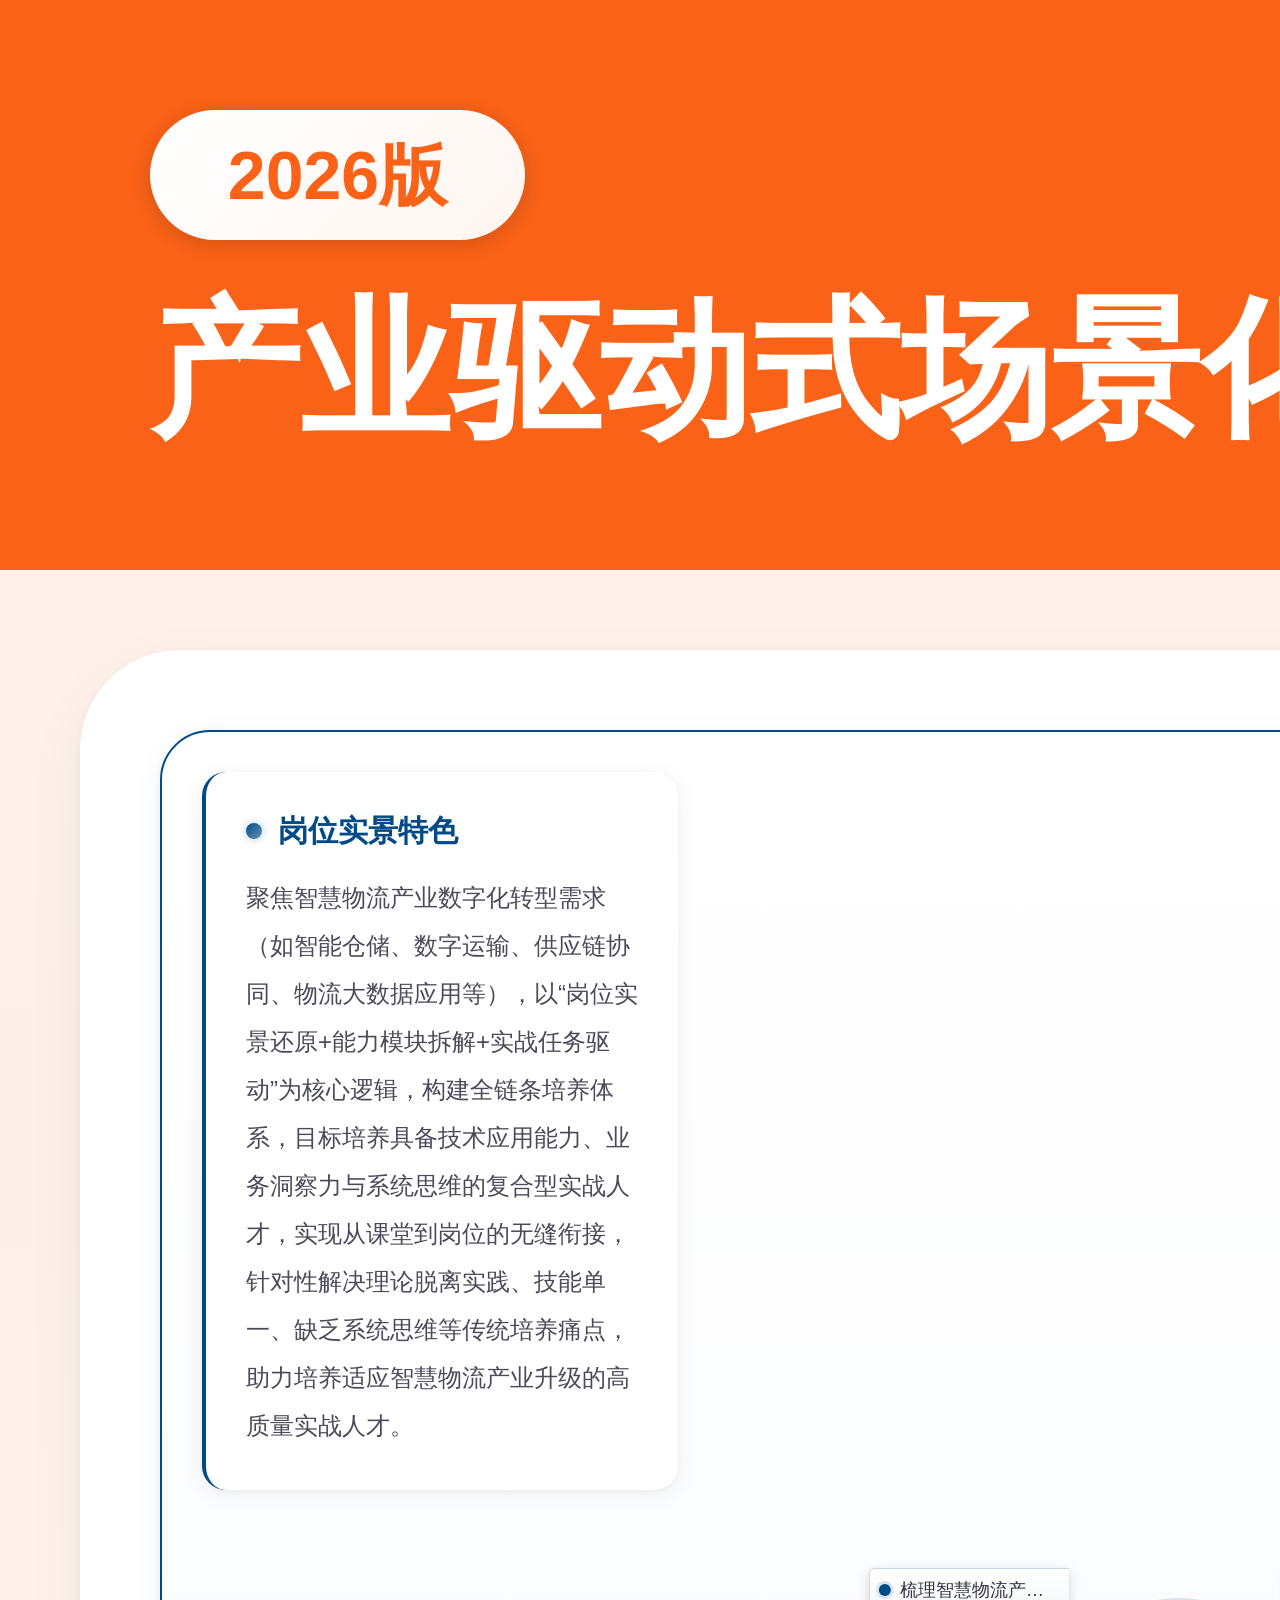
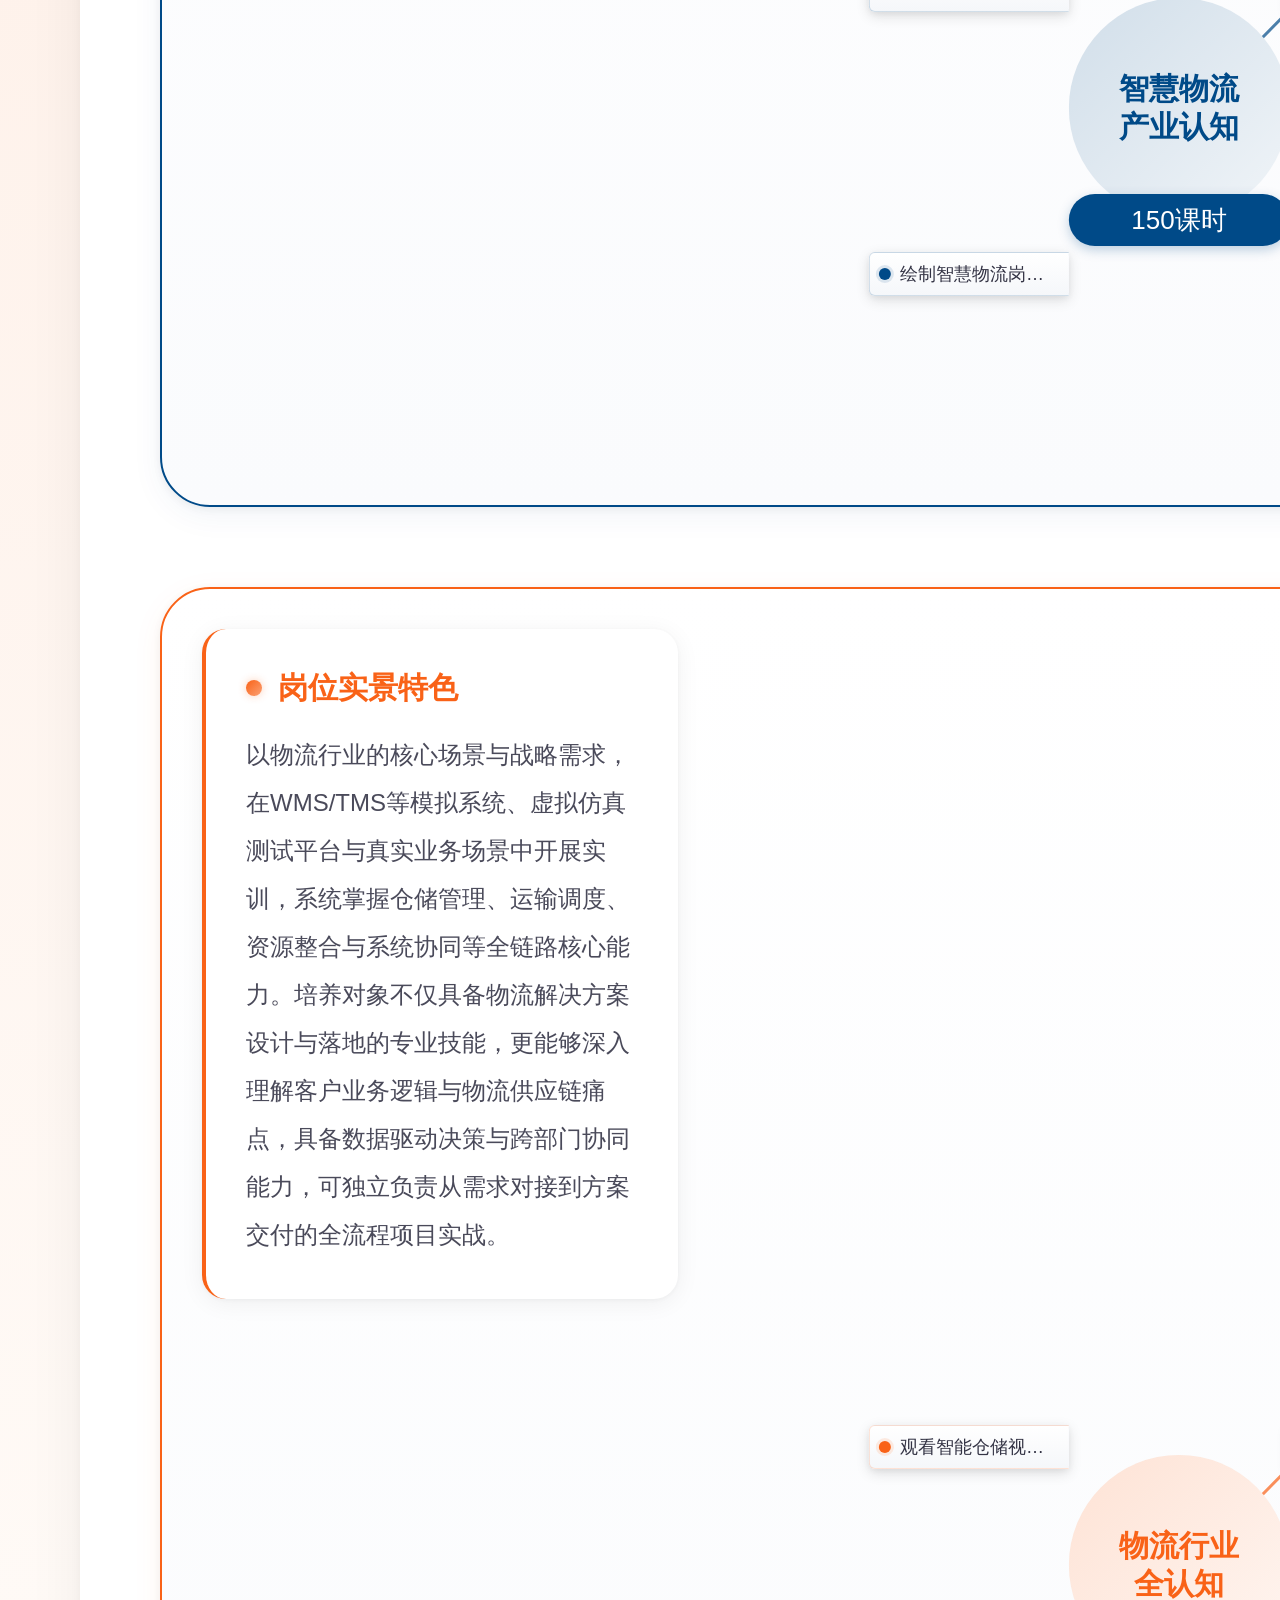
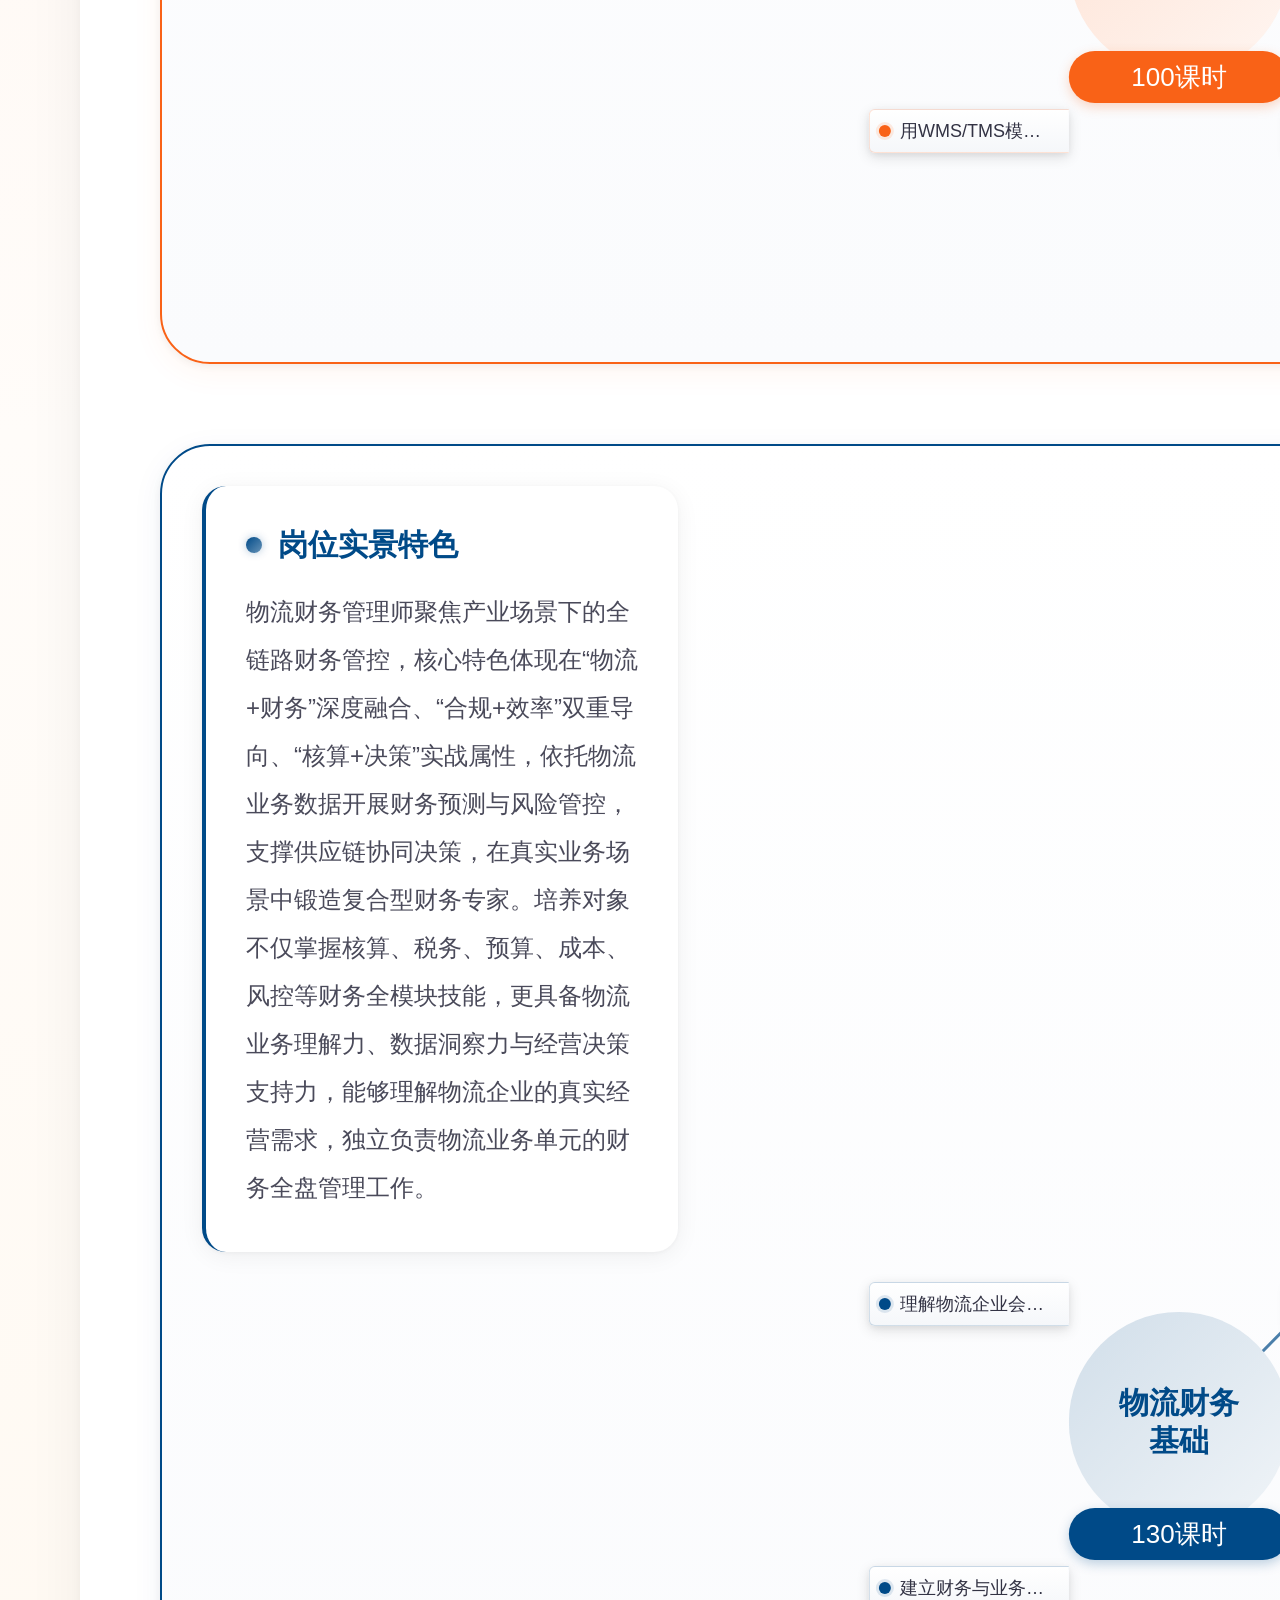
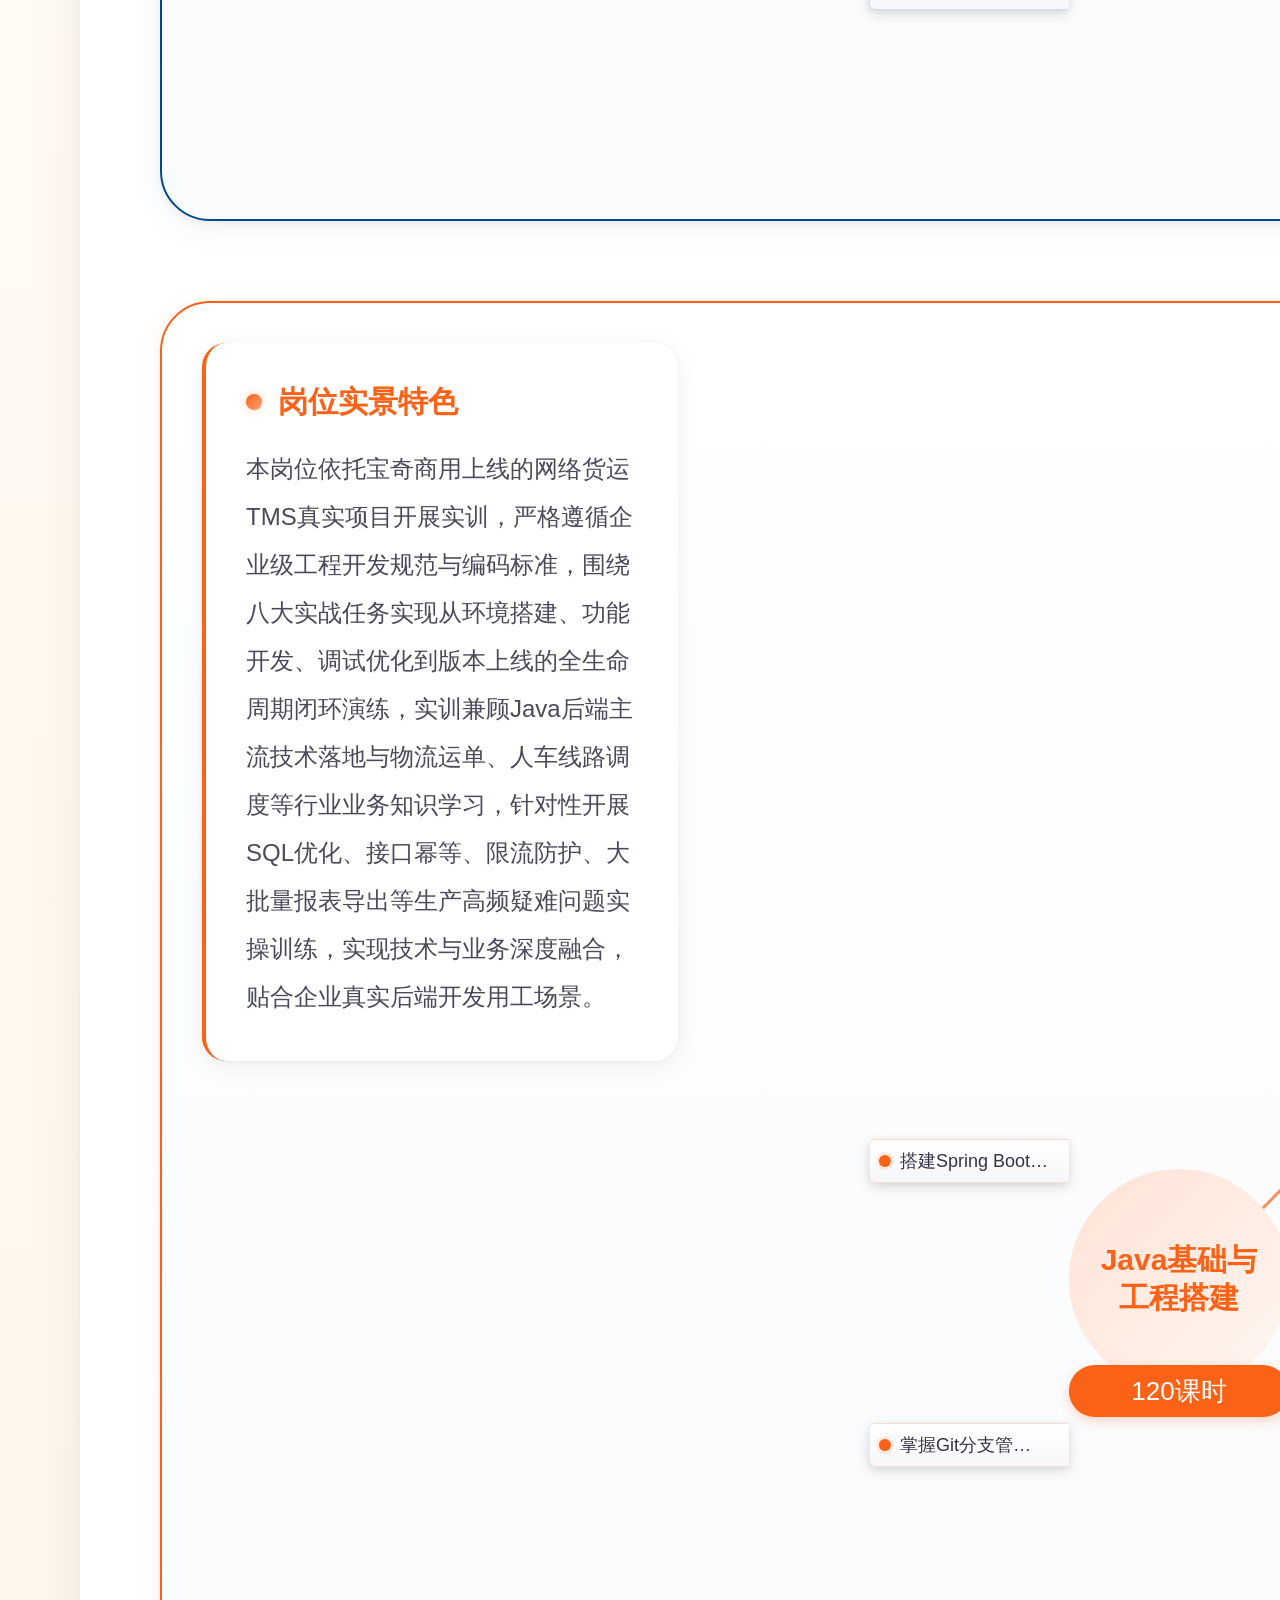
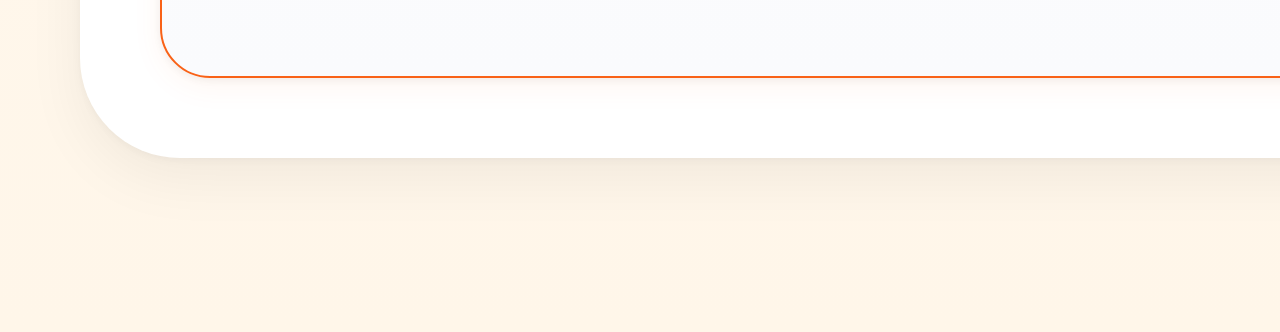
<file: demo_clean.html>
<!DOCTYPE html>

<html lang="zh-CN">
<head>
<meta charset="utf-8"/>
<meta content="width=device-width, initial-scale=1.0" name="viewport"/>
<title>宝奇智慧物流人才培养体系</title>
<style>
/* ========== CSS 变量 ========== */
:root {
  --blue: 0, 74, 136;
  --orange: 249, 98, 23;
  --navy: 10, 30, 61;
}

/* ========== 基础重置 ========== */
body * {
  box-sizing: border-box;
  flex-shrink: 0;
}
body {
  margin: 0;
  padding: 0;
  font-family: PingFangSC-Regular, Roboto, "Helvetica Neue", Helvetica, Tahoma,
    Arial, "PingFang SC-Light", "Microsoft YaHei";
  background: #F0F2F5;
}
input {
  background-color: transparent;
  border: 0;
}
button {
  margin: 0;
  padding: 0;
  border: 1px solid transparent;
  outline: none;
  background-color: transparent;
}
button:active {
  opacity: 0.6;
}

/* ========== 页面画布（9920 x 6732 设计稿尺寸） ========== */
.page {
  position: relative;
  display: flex;
  flex-direction: column;
  width: 9920px;
  height: 6732px;
  overflow: hidden;
  background: linear-gradient(180deg, #FFF4EE 0%, #FEF0E8 17%, #FFFCF9 54%, #FFF6E9 100%);
}

/* ========== 页头 ========== */
.page-header {
  position: relative;
  display: flex;
  flex-direction: row;
  width: 9920px;
  height: 571px;
}
.page-header__bg {
  position: absolute;
  left: 0;
  top: 0;
  z-index: 0;
  width: 9920px;
  height: 571px;
}
.page-header__title {
  position: relative;
  z-index: 1;
  width: 3216px;
  height: 180px;
  margin: 280px 0 0 150px;
  overflow-wrap: break-word;
  color: #FFFFFF;
  font: 700 150px/180px "Microsoft YaHei UI", "PingFang SC", sans-serif;
  text-align: left;
  white-space: nowrap;
}
.page-header__subtitle {
  position: relative;
  z-index: 1;
  width: 1900px;
  height: 120px;
  margin: 465px 79px 0 4125px;
  overflow-wrap: break-word;
  color: rgba(51, 51, 51, 1);
  font-size: 100px;
  line-height: 120px;
  font-family: "Microsoft YaHei UI", "PingFang SC", sans-serif;
  text-align: left;
  white-space: nowrap;
}
.page-header__badge {
  position: absolute;
  left: 150px;
  top: 110px;
  z-index: 1;
  display: flex;
  align-items: center;
  justify-content: center;
  width: 375px;
  height: 130px;
  border-radius: 200px;
  background: linear-gradient(135deg, #FFFFFF 0%, #FFF5F0 100%);
  box-shadow: 0 4px 20px rgba(0, 0, 0, 0.15);
}
.page-header__badge-text {
  display: block;
  width: 236px;
  height: 88px;
  overflow-wrap: break-word;
  color: rgb(var(--orange));
  font: 700 68px/88px "Microsoft YaHei UI", "PingFang SC", sans-serif;
  text-align: center;
  white-space: nowrap;
}
.page-header__logo {
  position: absolute;
  left: 8800px;
  top: 195px;
  z-index: 1;
  width: 595px;
  height: 235px;
}

/* ========== 卡片面板 ========== */
.cards-panel {
  position: absolute;
  left: 80px;
  top: 650px;
  display: flex;
  flex-direction: column;
  width: 9760px;
  height: 5908px;
  border-radius: 100px;
  background-color: #FFFFFF;
  box-shadow: 0 20px 60px rgba(0, 0, 0, 0.06), 0 2px 8px rgba(0, 0, 0, 0.04);
}

.cards-row {
  display: flex;
  flex-direction: row;
  gap: 80px;
  width: 9600px;
  height: 1377px;
  margin: 80px 0 0 80px;
}
.cards-grid {
  display: flex;
  flex-flow: row wrap;
  gap: 80px;
  width: 9600px;
  height: 4291px;
  margin: 80px 0 80px 80px;
}

/* ========== 岗位卡片 ========== */
.job-card {
  --card-color-rgb: var(--blue);
  --tool-color-rgb: var(--orange);
  position: relative;
  width: 4760px;
  height: 1377px;
  border: 2px solid rgb(var(--card-color-rgb));
  border-radius: 50px;
  background: linear-gradient(180deg, #FFFFFF 0%, #FAFBFD 100%);
  box-shadow: 0 8px 32px rgba(var(--card-color-rgb), 0.06), 0 2px 8px rgba(0, 0, 0, 0.06);
  transition: box-shadow 0.4s ease, border-color 0.4s ease;
}
.job-card:hover {
  box-shadow: 0 16px 48px rgba(var(--card-color-rgb), 0.12), 0 4px 16px rgba(0, 0, 0, 0.1);
}
.job-card--orange {
  --card-color-rgb: var(--orange);
  --tool-color-rgb: var(--blue);
}

.job-card__feature {
  position: absolute;
  left: 40px;
  top: 40px;
  z-index: 2;
  display: flex;
  flex-direction: column;
  width: 476px;
  height: auto;
  max-height: calc(1377px - 80px);
  border-radius: 24px;
  background: #FFFFFF;
  box-shadow: 0 4px 24px rgba(0, 0, 0, 0.06), 0 1px 4px rgba(0, 0, 0, 0.04);
  border-left: 4px solid rgb(var(--card-color-rgb));
  overflow: hidden;
}
.feature-label {
  display: flex;
  flex-direction: row;
  align-items: center;
  gap: 16px;
  width: auto;
  height: 38px;
  margin: 40px 0 0 40px;
}
.feature-label__dot {
  width: 16px;
  height: 16px;
  border-radius: 50%;
  background: linear-gradient(135deg, rgb(var(--card-color-rgb)), rgba(var(--card-color-rgb), 0.6));
  box-shadow: 0 0 8px rgba(var(--card-color-rgb), 0.3);
}
.feature-label__text {
  width: auto;
  height: 38px;
  margin: 0;
  overflow-wrap: break-word;
  color: rgb(var(--card-color-rgb));
  font-size: 30px;
  line-height: 38px;
  font-family: "Microsoft YaHei UI", "PingFang SC", sans-serif;
  font-weight: 700;
  text-align: left;
  white-space: nowrap;
}
.job-card__desc {
  width: 396px;
  margin: 24px 0 40px 40px;
  overflow-wrap: break-word;
  color: #4A4A5A;
  font-size: 24px;
  line-height: 48px;
  font-family: "Microsoft YaHei UI", "PingFang SC", sans-serif;
  text-align: left;
}

.job-card__title {
  position: absolute;
  left: calc(50% - 634px);
  top: 40px;
  z-index: 2;
  display: flex;
  align-items: center;
  justify-content: center;
  width: 1268px;
  height: 138px;
  margin: 0;
  padding: 0 20px;
  overflow-wrap: break-word;
  border-radius: 12px;
  background: linear-gradient(135deg, rgb(var(--card-color-rgb)), rgba(var(--card-color-rgb), 0.85));
  color: #FFFFFF;
  font: 700 58px/80px "Microsoft YaHei UI", "PingFang SC", sans-serif;
  text-align: center;
  white-space: nowrap;
  letter-spacing: 2px;
  box-shadow: 0 4px 16px rgba(var(--card-color-rgb), 0.3);
}

.job-card__tools {
  position: absolute;
  right: 40px;
  top: 57px;
  z-index: 2;
  display: flex;
  flex-direction: column;
  width: 502px;
}
.tools-dots {
  position: relative;
  display: flex;
  flex-direction: row;
  justify-content: space-between;
  width: 502px;
  height: 30px;
}
.tools-dots__dot {
  width: 30px;
  height: 30px;
  border: 4px solid rgb(var(--tool-color-rgb));
  border-radius: 50%;
  background: #FFFFFF;
}
.tools-dots__line {
  position: absolute;
  left: 20px;
  top: 13px;
  width: 468px;
  height: 4px;
  border-radius: 2px;
  background: linear-gradient(90deg, rgb(var(--tool-color-rgb)), rgba(var(--tool-color-rgb), 0.4));
}
.tools-list {
  display: flex;
  flex-direction: column;
  margin: 0;
  padding: 0;
  list-style: none;
}
.tools-list__item {
  width: 488px;
  height: 54px;
  margin: 20px 0 0 14px;
  padding: 8px 0 0 24px;
  overflow-wrap: break-word;
  border-radius: 12px;
  background: linear-gradient(135deg, rgb(var(--tool-color-rgb)), rgba(var(--tool-color-rgb), 0.88));
  box-shadow: 0 3px 12px rgba(var(--tool-color-rgb), 0.25);
  color: #FFFFFF;
  font-size: 30px;
  line-height: 38px;
  font-family: "Microsoft YaHei UI", "PingFang SC", sans-serif;
  text-align: left;
  white-space: nowrap;
  transition: transform 0.2s ease, box-shadow 0.2s ease;
}
.tools-list__item:hover {
  transform: translateX(8px);
  box-shadow: 0 6px 20px rgba(var(--tool-color-rgb), 0.4);
}
.tools-list__item:first-child {
  margin-top: 33px;
}
.job-card__tools-badge {
  position: absolute;
  left: 4294px;
  top: 40px;
  z-index: 2;
  display: flex;
  align-items: center;
  justify-content: flex-start;
  width: 220px;
  height: 60px;
  padding-left: 38px;
  overflow-wrap: break-word;
  border: 4px solid rgb(var(--tool-color-rgb));
  border-radius: 500px;
  background-color: #FFFFFF;
  color: rgb(var(--tool-color-rgb));
  font-size: 36px;
  line-height: 36px;
  font-family: "Microsoft YaHei UI", "PingFang SC", sans-serif;
  font-weight: 700;
  text-align: left;
  white-space: nowrap;
  letter-spacing: 2px;
}

/* ========== 时间轴 ========== */
.job-card__timeline {
  position: absolute;
  left: 760px;
  top: 210px;
  z-index: 1;
  width: 3600px;
  height: 1040px;
}
.timeline__connections {
  position: absolute;
  left: 0;
  top: 0;
  z-index: 0;
  width: 100%;
  height: 100%;
  overflow: visible;
}
.timeline__connections path {
  fill: none;
  stroke: rgb(var(--card-color-rgb));
  stroke-width: 3;
  stroke-linecap: round;
  opacity: 0.7;
}
.timeline__row {
  position: absolute;
  z-index: 1;
  left: 0;
  width: 100%;
  height: 50%;
}
.timeline__row:first-of-type,
.timeline__row--top { top: 0; }
.timeline__row:last-child,
.timeline__row--bottom { top: 50%; }

.timeline-unit {
  position: absolute;
  top: 0;
  left: 0;
  display: flex;
  flex-direction: column;
  align-items: center;
  justify-content: center;
  width: 14.2857%;
  height: 100%;
  transform: translateX(-50%);
}

/* 顶层行：放偶数位单元（第2、4、6...），位于 2、4、6 列 */
.timeline__row:first-of-type .timeline-unit:nth-child(1),
.timeline__row--top .timeline-unit:nth-child(1) { left: 21.43%; }
.timeline__row:first-of-type .timeline-unit:nth-child(2),
.timeline__row--top .timeline-unit:nth-child(2) { left: 50%; }
.timeline__row:first-of-type .timeline-unit:nth-child(3),
.timeline__row--top .timeline-unit:nth-child(3) { left: 78.57%; }

/* 底层行：放奇数位单元（第1、3、5、7...），位于 1、3、5、7 列 */
.timeline__row:last-child .timeline-unit:nth-child(1),
.timeline__row--bottom .timeline-unit:nth-child(1) { left: 7.14%; }
.timeline__row:last-child .timeline-unit:nth-child(2),
.timeline__row--bottom .timeline-unit:nth-child(2) { left: 35.71%; }
.timeline__row:last-child .timeline-unit:nth-child(3),
.timeline__row--bottom .timeline-unit:nth-child(3) { left: 64.29%; }
.timeline__row:last-child .timeline-unit:nth-child(4),
.timeline__row--bottom .timeline-unit:nth-child(4) { left: 92.86%; }
.timeline-unit__node {
  position: relative;
  z-index: 1;
  display: flex;
  align-items: center;
  justify-content: center;
  width: 220px;
  height: 220px;
  border-radius: 50%;
  background: linear-gradient(135deg, rgba(var(--card-color-rgb), 0.18) 0%, rgba(var(--card-color-rgb), 0.06) 100%), #FFFFFF;
  color: rgb(var(--card-color-rgb));
  font: 700 30px/38px "Microsoft YaHei UI", "PingFang SC", sans-serif;
  text-align: center;
}
.timeline-unit__node span {
  display: block;
  width: 100%;
  white-space: pre-line;
}
.timeline-unit__capsule {
  position: relative;
  z-index: 2;
  display: flex;
  align-items: center;
  justify-content: center;
  width: 220px;
  margin-top: -24px;
  padding: 8px 0;
  border-radius: 40px;
  background: rgb(var(--card-color-rgb));
  color: #FFFFFF;
  font-size: 26px;
  line-height: 36px;
  font-family: "Microsoft YaHei UI", "PingFang SC", sans-serif;
  white-space: nowrap;
  box-shadow: 0 4px 12px rgba(var(--card-color-rgb), 0.25);
}
.timeline-unit__point {
  position: absolute;
  display: block;
  max-width: 200px;
  padding: 8px 20px 8px 30px;
  border-radius: 6px 0 0 6px;
  background: linear-gradient(180deg, #FFFFFF 0%, #F5F7FA 100%);
  box-shadow: 0 4px 14px rgba(0, 0, 0, 0.12), 0 2px 6px rgba(0, 0, 0, 0.05), inset 0 1px 0 rgba(255, 255, 255, 0.8);
  border: 1px solid rgba(var(--card-color-rgb), 0.18);
  border-right: none;
  color: #333344;
  font-size: 18px;
  line-height: 26px;
  font-family: "Microsoft YaHei UI", "PingFang SC", sans-serif;
  text-align: left;
  white-space: nowrap;
  overflow: hidden;
  text-overflow: ellipsis;
}
.timeline-unit__point::before {
  content: '';
  position: absolute;
  left: 9px;
  top: 50%;
  margin-top: -6px;
  width: 12px;
  height: 12px;
  border-radius: 50%;
  background: rgb(var(--card-color-rgb));
  box-shadow: 0 0 0 3px rgba(var(--card-color-rgb), 0.12);
}
.timeline-unit__point::after {
  content: '';
  position: absolute;
  right: -14px;
  top: 0;
  width: 0;
  height: 0;
  border-top: 22px solid transparent;
  border-bottom: 22px solid transparent;
  border-left: 14px solid #F5F7FA;
}
/* 左侧标签：箭头在右侧，指向节点 */
.timeline-unit__point--tl {
  right: calc(50% + 110px);
  bottom: calc(50% + 110px);
}
.timeline-unit__point--bl {
  right: calc(50% + 110px);
  top: calc(50% + 130px);
}

/* 右侧标签：箭头在左侧，指向节点；整体做镜像 */
.timeline-unit__point--tr {
  left: calc(50% + 110px);
  bottom: calc(50% + 110px);
  padding: 8px 30px 8px 20px;
  border-radius: 0 6px 6px 0;
  text-align: right;
}
.timeline-unit__point--br {
  left: calc(50% + 110px);
  top: calc(50% + 130px);
  padding: 8px 30px 8px 20px;
  border-radius: 0 6px 6px 0;
  text-align: right;
}
.timeline-unit__point--tr::before,
.timeline-unit__point--br::before {
  left: auto;
  right: 9px;
}
.timeline-unit__point--tr::after,
.timeline-unit__point--br::after {
  right: auto;
  left: -14px;
  border-left: none;
  border-right: 14px solid #F5F7FA;
}

/* ========== 页脚 ========== */
.page-footer__note {
  position: absolute;
  left: 6800px;
  top: 6616px;
  width: 2554px;
  height: 68px;
  margin: 0;
  overflow-wrap: break-word;
  color: rgba(51, 51, 51, 1);
  font-size: 68px;
  line-height: 68px;
  font-family: "Microsoft YaHei UI", "PingFang SC", sans-serif;
  text-align: left;
  white-space: nowrap;
  letter-spacing: 2px;
}

</style>
</head>
<body>
<div class="page" style="width:9920px;height:6732px;">
<header class="page-header">
<svg aria-hidden="true" class="page-header__bg" height="571" preserveaspectratio="none" viewbox="0 0 9920 571" width="9920">
<path d="M0,0 H9920 V132 H3920 C3800,250 3600,480 3360,570 H0 V0 Z" fill="#F96217"></path>
</svg>
<h1 class="page-header__title" data-field="header_title" data-type="text">产业驱动式场景化智慧物流人才-定制化培养路径</h1>
<p class="page-header__subtitle" data-field="header_subtitle" data-type="text">国内领先的数智化综合物流解决方案服务商</p>
<div class="page-header__badge">
<span class="page-header__badge-text" data-field="header_badge" data-type="text">2026版</span>
</div>
<img alt="" class="page-header__logo" data-field="header_logo" data-type="image" referrerpolicy="no-referrer" src="[data-uri]"/>
</header>
<section aria-label="岗位培养路径" class="cards-panel"><div class="cards-row"><article class="job-card"><div class="job-card__feature"><div class="feature-label"><span class="feature-label__dot"></span><h3 class="feature-label__text" data-field="job_0_feature_title" data-type="text">岗位实景特色</h3></div><p class="job-card__desc" data-field="job_0_feature_desc" data-type="text">聚焦智慧物流产业数字化转型需求（如智能仓储、数字运输、供应链协同、物流大数据应用等），以“岗位实景还原+能力模块拆解+实战任务驱动”为核心逻辑，构建全链条培养体系，目标培养具备技术应用能力、业务洞察力与系统思维的复合型实战人才，实现从课堂到岗位的无缝衔接，针对性解决理论脱离实践、技能单一、缺乏系统思维等传统培养痛点，助力培养适应智慧物流产业升级的高质量实战人才。</p></div><h2 class="job-card__title" data-field="job_0_title" data-type="text">智慧物流工程师（1000课时）</h2><div class="job-card__tools"><div class="tools-dots"><span class="tools-dots__dot"></span><span class="tools-dots__dot"></span><span class="tools-dots__line"></span></div><ul class="tools-list"><li class="tools-list__item" data-field="job_0_tool_0" data-type="text">WMS/TMS模拟系统</li><li class="tools-list__item" data-field="job_0_tool_1" data-type="text">设备运维模拟平台</li><li class="tools-list__item" data-field="job_0_tool_2" data-type="text">运输监控平台</li><li class="tools-list__item" data-field="job_0_tool_3" data-type="text">数据可视化BI看板</li><li class="tools-list__item" data-field="job_0_tool_4" data-type="text">供应链控制塔模拟平台</li></ul></div><span class="job-card__tools-badge" data-field="job_0_tools_badge" data-type="text">训练工具</span><div class="job-card__timeline"><svg aria-hidden="true" class="timeline__connections" height="1040" preserveaspectratio="none" viewbox="0 0 3600 1040" width="3600"><path d="M257,780 L771,260 L1286,780 L1800,260 L2314,780 L2829,260 L3343,780"></path></svg><div class="timeline__row timeline__row--top"><div class="timeline-unit"><div class="timeline-unit__node"><span data-field="job_0_unit_1_title" data-type="html">智能仓储<br/>系统运营</span></div><span class="timeline-unit__capsule" data-field="job_0_unit_1_hours" data-type="text">150课时</span><span class="timeline-unit__point timeline-unit__point--tl" data-field="job_0_unit_1_point_0" data-type="text">使用WMS完成入库、出库、盘点操作</span><span class="timeline-unit__point timeline-unit__point--tr" data-field="job_0_unit_1_point_1" data-type="text">设计库位规划与作业路径优化方案</span><span class="timeline-unit__point timeline-unit__point--bl" data-field="job_0_unit_1_point_2" data-type="text">编制仓储运营日报与异常处理SOP</span></div><div class="timeline-unit"><div class="timeline-unit__node"><span data-field="job_0_unit_3_title" data-type="html">物流数据<br/>采集可视化</span></div><span class="timeline-unit__capsule" data-field="job_0_unit_3_hours" data-type="text">150课时</span><span class="timeline-unit__point timeline-unit__point--tl" data-field="job_0_unit_3_point_0" data-type="text">采集运输、仓储、订单多源数据</span><span class="timeline-unit__point timeline-unit__point--tr" data-field="job_0_unit_3_point_1" data-type="text">使用BI工具搭建运营监控看板</span><span class="timeline-unit__point timeline-unit__point--bl" data-field="job_0_unit_3_point_2" data-type="text">输出物流成本与时效分析报表</span></div><div class="timeline-unit"><div class="timeline-unit__node"><span data-field="job_0_unit_5_title" data-type="html">智慧物流<br/>项目实战</span></div><span class="timeline-unit__capsule" data-field="job_0_unit_5_hours" data-type="text">150课时</span><span class="timeline-unit__point timeline-unit__point--tl" data-field="job_0_unit_5_point_0" data-type="text">完成从需求调研到方案输出的完整项目</span><span class="timeline-unit__point timeline-unit__point--tr" data-field="job_0_unit_5_point_1" data-type="text">组织跨岗位协同演练与汇报</span><span class="timeline-unit__point timeline-unit__point--bl" data-field="job_0_unit_5_point_2" data-type="text">根据评委反馈迭代优化方案</span></div></div><div class="timeline__row timeline__row--bottom"><div class="timeline-unit"><div class="timeline-unit__node"><span data-field="job_0_unit_0_title" data-type="html">智慧物流<br/>产业认知</span></div><span class="timeline-unit__capsule" data-field="job_0_unit_0_hours" data-type="text">150课时</span><span class="timeline-unit__point timeline-unit__point--tl" data-field="job_0_unit_0_point_0" data-type="text">梳理智慧物流产业链与典型应用场景</span><span class="timeline-unit__point timeline-unit__point--tr" data-field="job_0_unit_0_point_1" data-type="text">分析智能仓储、数字运输、无人配送技术趋势</span><span class="timeline-unit__point timeline-unit__point--bl" data-field="job_0_unit_0_point_2" data-type="text">绘制智慧物流岗位能力图谱</span></div><div class="timeline-unit"><div class="timeline-unit__node"><span data-field="job_0_unit_2_title" data-type="html">数字运输<br/>调度管理</span></div><span class="timeline-unit__capsule" data-field="job_0_unit_2_hours" data-type="text">150课时</span><span class="timeline-unit__point timeline-unit__point--tl" data-field="job_0_unit_2_point_0" data-type="text">基于TMS完成运单派车与在途监控</span><span class="timeline-unit__point timeline-unit__point--tr" data-field="job_0_unit_2_point_1" data-type="text">设计干线/城配线路优化方案</span><span class="timeline-unit__point timeline-unit__point--bl" data-field="job_0_unit_2_point_2" data-type="text">模拟异常天气下的运输调度调整</span></div><div class="timeline-unit"><div class="timeline-unit__node"><span data-field="job_0_unit_4_title" data-type="html">供应链<br/>协同优化</span></div><span class="timeline-unit__capsule" data-field="job_0_unit_4_hours" data-type="text">150课时</span><span class="timeline-unit__point timeline-unit__point--tl" data-field="job_0_unit_4_point_0" data-type="text">构建供应商、承运商、客户协同流程</span><span class="timeline-unit__point timeline-unit__point--tr" data-field="job_0_unit_4_point_1" data-type="text">运用ABC/XYZ分析法优化库存策略</span><span class="timeline-unit__point timeline-unit__point--bl" data-field="job_0_unit_4_point_2" data-type="text">设计端到端供应链降本方案</span></div><div class="timeline-unit"><div class="timeline-unit__node"><span data-field="job_0_unit_6_title" data-type="html">岗位综合<br/>认证</span></div><span class="timeline-unit__capsule" data-field="job_0_unit_6_hours" data-type="text">100课时</span><span class="timeline-unit__point timeline-unit__point--tl" data-field="job_0_unit_6_point_0" data-type="text">完成岗位技能笔试与实操考核</span><span class="timeline-unit__point timeline-unit__point--tr" data-field="job_0_unit_6_point_1" data-type="text">撰写个人岗位胜任力自评报告</span><span class="timeline-unit__point timeline-unit__point--bl" data-field="job_0_unit_6_point_2" data-type="text">输出职业发展路径规划</span></div></div></div></article><article class="job-card"><div class="job-card__feature"><div class="feature-label"><span class="feature-label__dot"></span><h3 class="feature-label__text" data-field="job_1_feature_title" data-type="text">岗位实景特色</h3></div><p class="job-card__desc" data-field="job_1_feature_desc" data-type="text">本岗位依托中国大型央企20000平真实智能仓全业务场景开展实训，完全复刻智能仓综合运营工程师真实工作全流程，围绕智能仓规划设计、系统运营、设备运维、弱电维护、大数据分析、安全管理、软硬件集成7大核心能力模块，实现从仓内规划、日常运营、设备管控、数据决策到安全合规的全生命周期闭环实操；实训深度融合智慧仓储行业业务逻辑与数字化运营、智能设备运维、大数据分析等专业能力，兼顾央企智能仓标准化管理要求与生产级真实场景落地，打破只学理论不懂实操的痛点，高度贴合智慧仓储行业综合运营岗位真实用工场景。</p></div><h2 class="job-card__title" data-field="job_1_title" data-type="text">智能仓综合运营工程师（1000课时）</h2><div class="job-card__tools"><div class="tools-dots"><span class="tools-dots__dot"></span><span class="tools-dots__dot"></span><span class="tools-dots__line"></span></div><ul class="tools-list"><li class="tools-list__item" data-field="job_1_tool_0" data-type="text">WMS仓储管理系统</li><li class="tools-list__item" data-field="job_1_tool_1" data-type="text">AGV无人搬运车</li><li class="tools-list__item" data-field="job_1_tool_2" data-type="text">央企智能仓管理制度模板</li></ul></div><span class="job-card__tools-badge" data-field="job_1_tools_badge" data-type="text">训练工具</span><div class="job-card__timeline"><svg aria-hidden="true" class="timeline__connections" height="1040" preserveaspectratio="none" viewbox="0 0 3600 1040" width="3600"><path d="M257,780 L771,260 L1286,780 L1800,260 L2314,780 L2829,260 L3343,780"></path></svg><div class="timeline__row timeline__row--top"><div class="timeline-unit"><div class="timeline-unit__node"><span data-field="job_1_unit_1_title" data-type="html">WMS系统<br/>操作</span></div><span class="timeline-unit__capsule" data-field="job_1_unit_1_hours" data-type="text">150课时</span><span class="timeline-unit__point timeline-unit__point--tl" data-field="job_1_unit_1_point_0" data-type="text">完成入库、上架、拣货、出库全流程</span><span class="timeline-unit__point timeline-unit__point--tr" data-field="job_1_unit_1_point_1" data-type="text">配置波次策略与库存预警规则</span><span class="timeline-unit__point timeline-unit__point--bl" data-field="job_1_unit_1_point_2" data-type="text">处理系统异常与数据校验</span></div><div class="timeline-unit"><div class="timeline-unit__node"><span data-field="job_1_unit_3_title" data-type="html">仓储数据<br/>分析</span></div><span class="timeline-unit__capsule" data-field="job_1_unit_3_hours" data-type="text">150课时</span><span class="timeline-unit__point timeline-unit__point--tl" data-field="job_1_unit_3_point_0" data-type="text">采集库存周转、作业效率等核心指标</span><span class="timeline-unit__point timeline-unit__point--tr" data-field="job_1_unit_3_point_1" data-type="text">搭建仓储运营可视化看板</span><span class="timeline-unit__point timeline-unit__point--bl" data-field="job_1_unit_3_point_2" data-type="text">输出库容优化与作业效率提升建议</span></div><div class="timeline-unit"><div class="timeline-unit__node"><span data-field="job_1_unit_5_title" data-type="html">软硬件<br/>集成调试</span></div><span class="timeline-unit__capsule" data-field="job_1_unit_5_hours" data-type="text">150课时</span><span class="timeline-unit__point timeline-unit__point--tl" data-field="job_1_unit_5_point_0" data-type="text">对接WMS与自动化设备控制系统</span><span class="timeline-unit__point timeline-unit__point--tr" data-field="job_1_unit_5_point_1" data-type="text">完成软硬件联调与参数优化</span><span class="timeline-unit__point timeline-unit__point--bl" data-field="job_1_unit_5_point_2" data-type="text">验证系统稳定性与作业准确率</span></div></div><div class="timeline__row timeline__row--bottom"><div class="timeline-unit"><div class="timeline-unit__node"><span data-field="job_1_unit_0_title" data-type="html">智能仓<br/>规划布局</span></div><span class="timeline-unit__capsule" data-field="job_1_unit_0_hours" data-type="text">150课时</span><span class="timeline-unit__point timeline-unit__point--tl" data-field="job_1_unit_0_point_0" data-type="text">绘制智能仓功能分区与动线设计图</span><span class="timeline-unit__point timeline-unit__point--tr" data-field="job_1_unit_0_point_1" data-type="text">计算存储能力、吞吐能力与设备配比</span><span class="timeline-unit__point timeline-unit__point--bl" data-field="job_1_unit_0_point_2" data-type="text">评估自动化改造投资回报率</span></div><div class="timeline-unit"><div class="timeline-unit__node"><span data-field="job_1_unit_2_title" data-type="html">自动化<br/>设备运维</span></div><span class="timeline-unit__capsule" data-field="job_1_unit_2_hours" data-type="text">150课时</span><span class="timeline-unit__point timeline-unit__point--tl" data-field="job_1_unit_2_point_0" data-type="text">操作AGV、堆垛机、分拣线等设备</span><span class="timeline-unit__point timeline-unit__point--tr" data-field="job_1_unit_2_point_1" data-type="text">编写设备点检与维护保养计划</span><span class="timeline-unit__point timeline-unit__point--bl" data-field="job_1_unit_2_point_2" data-type="text">排查常见设备故障并恢复生产</span></div><div class="timeline-unit"><div class="timeline-unit__node"><span data-field="job_1_unit_4_title" data-type="html">安全与<br/>弱电管理</span></div><span class="timeline-unit__capsule" data-field="job_1_unit_4_hours" data-type="text">150课时</span><span class="timeline-unit__point timeline-unit__point--tl" data-field="job_1_unit_4_point_0" data-type="text">编制消防安全与作业安全规范</span><span class="timeline-unit__point timeline-unit__point--tr" data-field="job_1_unit_4_point_1" data-type="text">识别弱电系统常见风险点</span><span class="timeline-unit__point timeline-unit__point--bl" data-field="job_1_unit_4_point_2" data-type="text">组织应急演练与隐患排查</span></div><div class="timeline-unit"><div class="timeline-unit__node"><span data-field="job_1_unit_6_title" data-type="html">综合运营<br/>实战</span></div><span class="timeline-unit__capsule" data-field="job_1_unit_6_hours" data-type="text">100课时</span><span class="timeline-unit__point timeline-unit__point--tl" data-field="job_1_unit_6_point_0" data-type="text">模拟大促期间智能仓运营保障</span><span class="timeline-unit__point timeline-unit__point--tr" data-field="job_1_unit_6_point_1" data-type="text">处理爆仓、缺货、设备故障等异常</span><span class="timeline-unit__point timeline-unit__point--bl" data-field="job_1_unit_6_point_2" data-type="text">输出运营复盘与改进报告</span></div></div></div></article></div><div class="cards-grid"><article class="job-card job-card--orange"><div class="job-card__feature"><div class="feature-label"><span class="feature-label__dot"></span><h3 class="feature-label__text" data-field="job_2_feature_title" data-type="text">岗位实景特色</h3></div><p class="job-card__desc" data-field="job_2_feature_desc" data-type="text">以物流行业的核心场景与战略需求，在WMS/TMS等模拟系统、虚拟仿真测试平台与真实业务场景中开展实训，系统掌握仓储管理、运输调度、资源整合与系统协同等全链路核心能力。培养对象不仅具备物流解决方案设计与落地的专业技能，更能够深入理解客户业务逻辑与物流供应链痛点，具备数据驱动决策与跨部门协同能力，可独立负责从需求对接到方案交付的全流程项目实战。</p></div><h2 class="job-card__title" data-field="job_2_title" data-type="text">物流解决方案工程师（1000课时）</h2><div class="job-card__tools"><div class="tools-dots"><span class="tools-dots__dot"></span><span class="tools-dots__dot"></span><span class="tools-dots__line"></span></div><ul class="tools-list"><li class="tools-list__item" data-field="job_2_tool_0" data-type="text">WMS/TMS模拟实训系统</li><li class="tools-list__item" data-field="job_2_tool_1" data-type="text">资源调度沙盘</li><li class="tools-list__item" data-field="job_2_tool_2" data-type="text">行业方案设计案例库</li><li class="tools-list__item" data-field="job_2_tool_3" data-type="text">项目复盘模板</li><li class="tools-list__item" data-field="job_2_tool_4" data-type="text">产品化设计思维工具</li></ul></div><span class="job-card__tools-badge" data-field="job_2_tools_badge" data-type="text">训练工具</span><div class="job-card__timeline"><svg aria-hidden="true" class="timeline__connections" height="1040" preserveaspectratio="none" viewbox="0 0 3600 1040" width="3600"><path d="M257,780 L771,260 L1286,780 L1800,260 L2314,780 L2829,260 L3343,780"></path></svg><div class="timeline__row timeline__row--top"><div class="timeline-unit"><div class="timeline-unit__node"><span data-field="job_2_unit_1_title" data-type="html">资源匹配<br/>与调度</span></div><span class="timeline-unit__capsule" data-field="job_2_unit_1_hours" data-type="text">200课时</span><span class="timeline-unit__point timeline-unit__point--tl" data-field="job_2_unit_1_point_0" data-type="text">建立内外部资源清单与状态看板</span><span class="timeline-unit__point timeline-unit__point--tr" data-field="job_2_unit_1_point_1" data-type="text">构建资源成本模型用于效益分析</span><span class="timeline-unit__point timeline-unit__point--bl" data-field="job_2_unit_1_point_2" data-type="text">根据项目需求筛选匹配最优资源</span><span class="timeline-unit__point timeline-unit__point--br" data-field="job_2_unit_1_point_3" data-type="text">制定调度预案与处理资源冲突</span></div><div class="timeline-unit"><div class="timeline-unit__node"><span data-field="job_2_unit_3_title" data-type="html">解决方案<br/>岗位认知</span></div><span class="timeline-unit__capsule" data-field="job_2_unit_3_hours" data-type="text">100课时</span><span class="timeline-unit__point timeline-unit__point--tl" data-field="job_2_unit_3_point_0" data-type="text">梳理物流企业方案岗与其他团队的协作流程</span><span class="timeline-unit__point timeline-unit__point--tr" data-field="job_2_unit_3_point_1" data-type="text">为电商企业大促物流保障场景撰写岗位角色说明书</span><span class="timeline-unit__point timeline-unit__point--bl" data-field="job_2_unit_3_point_2" data-type="text">模拟客户需求访谈记录需求并转化为量化指标</span><span class="timeline-unit__point timeline-unit__point--br" data-field="job_2_unit_3_point_3" data-type="text">调研本地物流企业方案岗撰写调研报告</span></div><div class="timeline-unit"><div class="timeline-unit__node"><span data-field="job_2_unit_5_title" data-type="html">方案设计<br/>与输出</span></div><span class="timeline-unit__capsule" data-field="job_2_unit_5_hours" data-type="text">200课时</span><span class="timeline-unit__point timeline-unit__point--tl" data-field="job_2_unit_5_point_0" data-type="text">设计医药冷链企业定制化温控方案</span><span class="timeline-unit__point timeline-unit__point--tr" data-field="job_2_unit_5_point_1" data-type="text">设计快消品企业端到端物流优化方案</span><span class="timeline-unit__point timeline-unit__point--bl" data-field="job_2_unit_5_point_2" data-type="text">设计大宗原料企业降本解决方案</span><span class="timeline-unit__point timeline-unit__point--br" data-field="job_2_unit_5_point_3" data-type="text">根据招标书编制完整投标解决方案</span></div></div><div class="timeline__row timeline__row--bottom"><div class="timeline-unit"><div class="timeline-unit__node"><span data-field="job_2_unit_0_title" data-type="html">物流行业<br/>全认知</span></div><span class="timeline-unit__capsule" data-field="job_2_unit_0_hours" data-type="text">100课时</span><span class="timeline-unit__point timeline-unit__point--tl" data-field="job_2_unit_0_point_0" data-type="text">观看智能仓储视频用思维导图呈现涉及的系统与设备</span><span class="timeline-unit__point timeline-unit__point--tr" data-field="job_2_unit_0_point_1" data-type="text">调研本地快递公司撰写涵盖产业链及运作流程等报告</span><span class="timeline-unit__point timeline-unit__point--bl" data-field="job_2_unit_0_point_2" data-type="text">用WMS/TMS模拟平台完成货位分配等操作</span><span class="timeline-unit__point timeline-unit__point--br" data-field="job_2_unit_0_point_3" data-type="text">用绘图工具绘制架构图并标注核心部门及岗位</span></div><div class="timeline-unit"><div class="timeline-unit__node"><span data-field="job_2_unit_2_title" data-type="html">方案落地<br/>与执行</span></div><span class="timeline-unit__capsule" data-field="job_2_unit_2_hours" data-type="text">200课时</span><span class="timeline-unit__point timeline-unit__point--tl" data-field="job_2_unit_2_point_0" data-type="text">设计仓储、运输等环节标准化SOP</span><span class="timeline-unit__point timeline-unit__point--tr" data-field="job_2_unit_2_point_1" data-type="text">搭建运营监控看板跟踪履约率等指标</span><span class="timeline-unit__point timeline-unit__point--bl" data-field="job_2_unit_2_point_2" data-type="text">制定《项目落地实施计划》明确责任</span><span class="timeline-unit__point timeline-unit__point--br" data-field="job_2_unit_2_point_3" data-type="text">模拟重大偏差下的应急响应与调度</span></div><div class="timeline-unit"><div class="timeline-unit__node"><span data-field="job_2_unit_4_title" data-type="html">客户需求<br/>分析诊断</span></div><span class="timeline-unit__capsule" data-field="job_2_unit_4_hours" data-type="text">100课时</span><span class="timeline-unit__point timeline-unit__point--tl" data-field="job_2_unit_4_point_0" data-type="text">解读客户战略判断物流能力缺口</span><span class="timeline-unit__point timeline-unit__point--tr" data-field="job_2_unit_4_point_1" data-type="text">运用访谈工具进行多角色需求调研</span><span class="timeline-unit__point timeline-unit__point--bl" data-field="job_2_unit_4_point_2" data-type="text">将模糊诉求转化为可量化物流指标</span><span class="timeline-unit__point timeline-unit__point--br" data-field="job_2_unit_4_point_3" data-type="text">链接产品能力形成解决方案框架</span></div><div class="timeline-unit"><div class="timeline-unit__node"><span data-field="job_2_unit_6_title" data-type="html">复盘总结<br/>与产品化</span></div><span class="timeline-unit__capsule" data-field="job_2_unit_6_hours" data-type="text">100课时</span><span class="timeline-unit__point timeline-unit__point--tl" data-field="job_2_unit_6_point_0" data-type="text">提炼可复用的标准模块、流程与工具</span><span class="timeline-unit__point timeline-unit__point--tr" data-field="job_2_unit_6_point_1" data-type="text">进行项目复盘，总结成功经验与失败教训</span><span class="timeline-unit__point timeline-unit__point--bl" data-field="job_2_unit_6_point_2" data-type="text">将定制化解决方案转化为标准化产品</span><span class="timeline-unit__point timeline-unit__point--br" data-field="job_2_unit_6_point_3" data-type="text">完善产品手册、报价体系与实施SOP</span></div></div></div></article><article class="job-card job-card--orange"><div class="job-card__feature"><div class="feature-label"><span class="feature-label__dot"></span><h3 class="feature-label__text" data-field="job_3_feature_title" data-type="text">岗位实景特色</h3></div><p class="job-card__desc" data-field="job_3_feature_desc" data-type="text">本实训对标大数据分析岗真实工作场景，依托宝奇网络货运平台完整业务体系开展全真模拟实操。以物流货运全业务流程为核心，覆盖运单流转、车货调度、线路运营、在途监控、风控预警、指标核算等一线工作内容，所用数据均为平台脱敏后的真实业务数据，配套完整货运管理系统、TMS运输模块及移动端应用。实训完全复刻企业日常工作模式，要求学员运用主流数据分析工具完成数据采集、清洗、建模、分析、可视化及报告输出全流程工作，贴合网络货运行业实际岗位需求，实现从理论知识到职场实操的无缝衔接，同时兼顾业务逻辑与数据分析思维双重培养。</p></div><h2 class="job-card__title" data-field="job_3_title" data-type="text">网络货运平台大数据分析岗（850课时）</h2><div class="job-card__tools"><div class="tools-dots"><span class="tools-dots__dot"></span><span class="tools-dots__dot"></span><span class="tools-dots__line"></span></div><ul class="tools-list"><li class="tools-list__item" data-field="job_3_tool_0" data-type="text">Excel</li><li class="tools-list__item" data-field="job_3_tool_1" data-type="text">Power BI</li><li class="tools-list__item" data-field="job_3_tool_2" data-type="text">抓包工具</li><li class="tools-list__item" data-field="job_3_tool_3" data-type="text">Neo4j图数据库</li><li class="tools-list__item" data-field="job_3_tool_4" data-type="text">宝奇网络货运管理系统</li></ul></div><span class="job-card__tools-badge" data-field="job_3_tools_badge" data-type="text">训练工具</span><div class="job-card__timeline"><svg aria-hidden="true" class="timeline__connections" height="1040" preserveaspectratio="none" viewbox="0 0 3600 1040" width="3600"><path d="M257,780 L771,260 L1286,780 L1800,260 L2314,780 L2829,260 L3343,780"></path></svg><div class="timeline__row timeline__row--top"><div class="timeline-unit"><div class="timeline-unit__node"><span data-field="job_3_unit_1_title" data-type="html">数据采集<br/>与清洗</span></div><span class="timeline-unit__capsule" data-field="job_3_unit_1_hours" data-type="text">120课时</span><span class="timeline-unit__point timeline-unit__point--tl" data-field="job_3_unit_1_point_0" data-type="text">使用抓包工具采集接口数据</span><span class="timeline-unit__point timeline-unit__point--tr" data-field="job_3_unit_1_point_1" data-type="text">运用Excel/Python清洗脱敏业务数据</span><span class="timeline-unit__point timeline-unit__point--bl" data-field="job_3_unit_1_point_2" data-type="text">建立标准化数据字典与质量校验规则</span></div><div class="timeline-unit"><div class="timeline-unit__node"><span data-field="job_3_unit_3_title" data-type="html">线路与<br/>在途分析</span></div><span class="timeline-unit__capsule" data-field="job_3_unit_3_hours" data-type="text">120课时</span><span class="timeline-unit__point timeline-unit__point--tl" data-field="job_3_unit_3_point_0" data-type="text">计算线路时效、成本与满载率</span><span class="timeline-unit__point timeline-unit__point--tr" data-field="job_3_unit_3_point_1" data-type="text">监控在途异常与到货准时率</span><span class="timeline-unit__point timeline-unit__point--bl" data-field="job_3_unit_3_point_2" data-type="text">设计线路优化与运力配置方案</span></div><div class="timeline-unit"><div class="timeline-unit__node"><span data-field="job_3_unit_5_title" data-type="html">数据可视化<br/>与报告</span></div><span class="timeline-unit__capsule" data-field="job_3_unit_5_hours" data-type="text">130课时</span><span class="timeline-unit__point timeline-unit__point--tl" data-field="job_3_unit_5_point_0" data-type="text">使用Power BI搭建运营分析看板</span><span class="timeline-unit__point timeline-unit__point--tr" data-field="job_3_unit_5_point_1" data-type="text">制作管理层日报/周报/月报模板</span><span class="timeline-unit__point timeline-unit__point--bl" data-field="job_3_unit_5_point_2" data-type="text">完成数据分析结论的汇报演练</span></div></div><div class="timeline__row timeline__row--bottom"><div class="timeline-unit"><div class="timeline-unit__node"><span data-field="job_3_unit_0_title" data-type="html">网络货运<br/>业务认知</span></div><span class="timeline-unit__capsule" data-field="job_3_unit_0_hours" data-type="text">120课时</span><span class="timeline-unit__point timeline-unit__point--tl" data-field="job_3_unit_0_point_0" data-type="text">梳理网络货运平台角色与业务流程</span><span class="timeline-unit__point timeline-unit__point--tr" data-field="job_3_unit_0_point_1" data-type="text">理解运单、调度、结算核心业务规则</span><span class="timeline-unit__point timeline-unit__point--bl" data-field="job_3_unit_0_point_2" data-type="text">建立数据分析岗位工作视角</span></div><div class="timeline-unit"><div class="timeline-unit__node"><span data-field="job_3_unit_2_title" data-type="html">运单与<br/>调度分析</span></div><span class="timeline-unit__capsule" data-field="job_3_unit_2_hours" data-type="text">120课时</span><span class="timeline-unit__point timeline-unit__point--tl" data-field="job_3_unit_2_point_0" data-type="text">分析运单量、履约率、异常率等核心指标</span><span class="timeline-unit__point timeline-unit__point--tr" data-field="job_3_unit_2_point_1" data-type="text">评估车货匹配效率与调度策略</span><span class="timeline-unit__point timeline-unit__point--bl" data-field="job_3_unit_2_point_2" data-type="text">输出调度优化建议报告</span></div><div class="timeline-unit"><div class="timeline-unit__node"><span data-field="job_3_unit_4_title" data-type="html">风控与<br/>异常预警</span></div><span class="timeline-unit__capsule" data-field="job_3_unit_4_hours" data-type="text">120课时</span><span class="timeline-unit__point timeline-unit__point--tl" data-field="job_3_unit_4_point_0" data-type="text">识别虚假运单、重复结算等风险场景</span><span class="timeline-unit__point timeline-unit__point--tr" data-field="job_3_unit_4_point_1" data-type="text">搭建异常指标预警模型</span><span class="timeline-unit__point timeline-unit__point--bl" data-field="job_3_unit_4_point_2" data-type="text">输出风控规则配置建议</span></div><div class="timeline-unit"><div class="timeline-unit__node"><span data-field="job_3_unit_6_title" data-type="html">综合项目<br/>实战</span></div><span class="timeline-unit__capsule" data-field="job_3_unit_6_hours" data-type="text">120课时</span><span class="timeline-unit__point timeline-unit__point--tl" data-field="job_3_unit_6_point_0" data-type="text">完成平台运营诊断全流程项目</span><span class="timeline-unit__point timeline-unit__point--tr" data-field="job_3_unit_6_point_1" data-type="text">输出数据驱动的业务改进方案</span><span class="timeline-unit__point timeline-unit__point--bl" data-field="job_3_unit_6_point_2" data-type="text">进行项目复盘与报告迭代</span></div></div></div></article><article class="job-card"><div class="job-card__feature"><div class="feature-label"><span class="feature-label__dot"></span><h3 class="feature-label__text" data-field="job_4_feature_title" data-type="text">岗位实景特色</h3></div><p class="job-card__desc" data-field="job_4_feature_desc" data-type="text">物流财务管理师聚焦产业场景下的全链路财务管控，核心特色体现在“物流+财务”深度融合、“合规+效率”双重导向、“核算+决策”实战属性，依托物流业务数据开展财务预测与风险管控，支撑供应链协同决策，在真实业务场景中锻造复合型财务专家。培养对象不仅掌握核算、税务、预算、成本、风控等财务全模块技能，更具备物流业务理解力、数据洞察力与经营决策支持力，能够理解物流企业的真实经营需求，独立负责物流业务单元的财务全盘管理工作。</p></div><h2 class="job-card__title" data-field="job_4_title" data-type="text">物流财务管理师（900课时）</h2><div class="job-card__tools"><div class="tools-dots"><span class="tools-dots__dot"></span><span class="tools-dots__dot"></span><span class="tools-dots__line"></span></div><ul class="tools-list"><li class="tools-list__item" data-field="job_4_tool_0" data-type="text">收入成本核算模型</li><li class="tools-list__item" data-field="job_4_tool_1" data-type="text">现金流预测模型</li><li class="tools-list__item" data-field="job_4_tool_2" data-type="text">税务法规案例集</li><li class="tools-list__item" data-field="job_4_tool_3" data-type="text">物流成本分析模型</li><li class="tools-list__item" data-field="job_4_tool_4" data-type="text">经营分析报告模板</li></ul></div><span class="job-card__tools-badge" data-field="job_4_tools_badge" data-type="text">训练工具</span><div class="job-card__timeline"><svg aria-hidden="true" class="timeline__connections" height="1040" preserveaspectratio="none" viewbox="0 0 3600 1040" width="3600"><path d="M257,780 L771,260 L1286,780 L1800,260 L2314,780 L2829,260 L3343,780"></path></svg><div class="timeline__row timeline__row--top"><div class="timeline-unit"><div class="timeline-unit__node"><span data-field="job_4_unit_1_title" data-type="html">收入与<br/>成本核算</span></div><span class="timeline-unit__capsule" data-field="job_4_unit_1_hours" data-type="text">130课时</span><span class="timeline-unit__point timeline-unit__point--tl" data-field="job_4_unit_1_point_0" data-type="text">完成运单收入确认与对账</span><span class="timeline-unit__point timeline-unit__point--tr" data-field="job_4_unit_1_point_1" data-type="text">核算线路、仓储、人力成本</span><span class="timeline-unit__point timeline-unit__point--bl" data-field="job_4_unit_1_point_2" data-type="text">输出收入成本毛利分析报表</span></div><div class="timeline-unit"><div class="timeline-unit__node"><span data-field="job_4_unit_3_title" data-type="html">现金流与<br/>预算</span></div><span class="timeline-unit__capsule" data-field="job_4_unit_3_hours" data-type="text">130课时</span><span class="timeline-unit__point timeline-unit__point--tl" data-field="job_4_unit_3_point_0" data-type="text">编制物流业务现金流预测模型</span><span class="timeline-unit__point timeline-unit__point--tr" data-field="job_4_unit_3_point_1" data-type="text">制定年度/季度运营预算</span><span class="timeline-unit__point timeline-unit__point--bl" data-field="job_4_unit_3_point_2" data-type="text">监控预算执行偏差并提出预警</span></div><div class="timeline-unit"><div class="timeline-unit__node"><span data-field="job_4_unit_5_title" data-type="html">经营决策<br/>支持</span></div><span class="timeline-unit__capsule" data-field="job_4_unit_5_hours" data-type="text">130课时</span><span class="timeline-unit__point timeline-unit__point--tl" data-field="job_4_unit_5_point_0" data-type="text">撰写经营分析报告与管理建议</span><span class="timeline-unit__point timeline-unit__point--tr" data-field="job_4_unit_5_point_1" data-type="text">评估新业务模式财务可行性</span><span class="timeline-unit__point timeline-unit__point--bl" data-field="job_4_unit_5_point_2" data-type="text">参与合同评审与报价决策</span></div></div><div class="timeline__row timeline__row--bottom"><div class="timeline-unit"><div class="timeline-unit__node"><span data-field="job_4_unit_0_title" data-type="html">物流财务<br/>基础</span></div><span class="timeline-unit__capsule" data-field="job_4_unit_0_hours" data-type="text">130课时</span><span class="timeline-unit__point timeline-unit__point--tl" data-field="job_4_unit_0_point_0" data-type="text">理解物流企业会计科目与核算流程</span><span class="timeline-unit__point timeline-unit__point--tr" data-field="job_4_unit_0_point_1" data-type="text">梳理运输、仓储、结算业务单据</span><span class="timeline-unit__point timeline-unit__point--bl" data-field="job_4_unit_0_point_2" data-type="text">建立财务与业务数据映射关系</span></div><div class="timeline-unit"><div class="timeline-unit__node"><span data-field="job_4_unit_2_title" data-type="html">税务与<br/>合规管理</span></div><span class="timeline-unit__capsule" data-field="job_4_unit_2_hours" data-type="text">130课时</span><span class="timeline-unit__point timeline-unit__point--tl" data-field="job_4_unit_2_point_0" data-type="text">掌握物流行业增值税与发票管理</span><span class="timeline-unit__point timeline-unit__point--tr" data-field="job_4_unit_2_point_1" data-type="text">分析网络货运平台税务合规要点</span><span class="timeline-unit__point timeline-unit__point--bl" data-field="job_4_unit_2_point_2" data-type="text">编制税务风险自查清单</span></div><div class="timeline-unit"><div class="timeline-unit__node"><span data-field="job_4_unit_4_title" data-type="html">物流成本<br/>分析</span></div><span class="timeline-unit__capsule" data-field="job_4_unit_4_hours" data-type="text">130课时</span><span class="timeline-unit__point timeline-unit__point--tl" data-field="job_4_unit_4_point_0" data-type="text">运用作业成本法拆分物流成本</span><span class="timeline-unit__point timeline-unit__point--tr" data-field="job_4_unit_4_point_1" data-type="text">识别降本关键节点与优化空间</span><span class="timeline-unit__point timeline-unit__point--bl" data-field="job_4_unit_4_point_2" data-type="text">设计成本管控与考核指标</span></div><div class="timeline-unit"><div class="timeline-unit__node"><span data-field="job_4_unit_6_title" data-type="html">财务综合<br/>实战</span></div><span class="timeline-unit__capsule" data-field="job_4_unit_6_hours" data-type="text">120课时</span><span class="timeline-unit__point timeline-unit__point--tl" data-field="job_4_unit_6_point_0" data-type="text">完成物流业务单元全盘财务模拟</span><span class="timeline-unit__point timeline-unit__point--tr" data-field="job_4_unit_6_point_1" data-type="text">编制财务报表与经营分析PPT</span><span class="timeline-unit__point timeline-unit__point--bl" data-field="job_4_unit_6_point_2" data-type="text">进行岗位答辩与案例复盘</span></div></div></div></article><article class="job-card"><div class="job-card__feature"><div class="feature-label"><span class="feature-label__dot"></span><h3 class="feature-label__text" data-field="job_5_feature_title" data-type="text">岗位实景特色</h3></div><p class="job-card__desc" data-field="job_5_feature_desc" data-type="text">本项目基于宝奇已上线商用网络货运TMS真实平台开展前端实训，依托项目原型图与UI稿复刻企业真实开发流程，围绕八大实战任务完成从环境搭建、页面开发、接口联调到多维度测试、缺陷整改、上线验收全流程演练；实训融合HTML/CSS/Vue前端技术与运单、人车线路、数据报表等物流行业业务知识，兼顾页面交互开发、接口调试抓包、多终端兼容、前端性能优化、缺陷闭环等企业高频实操内容，实现前端编码能力与TMS行业业务能力同步落地，高度贴合企业前端岗位真实用工场景。</p></div><h2 class="job-card__title" data-field="job_5_title" data-type="text">平台系统前端开发岗（820课时）</h2><div class="job-card__tools"><div class="tools-dots"><span class="tools-dots__dot"></span><span class="tools-dots__dot"></span><span class="tools-dots__line"></span></div><ul class="tools-list"><li class="tools-list__item" data-field="job_5_tool_0" data-type="text">VS Code、Node.js</li><li class="tools-list__item" data-field="job_5_tool_1" data-type="text">Vue、Axios</li><li class="tools-list__item" data-field="job_5_tool_2" data-type="text">Postman、Fiddler</li><li class="tools-list__item" data-field="job_5_tool_3" data-type="text">TestLink</li><li class="tools-list__item" data-field="job_5_tool_4" data-type="text">云效、Excel</li></ul></div><span class="job-card__tools-badge" data-field="job_5_tools_badge" data-type="text">训练工具</span><div class="job-card__timeline"><svg aria-hidden="true" class="timeline__connections" height="1040" preserveaspectratio="none" viewbox="0 0 3600 1040" width="3600"><path d="M257,780 L771,260 L1286,780 L1800,260 L2314,780 L2829,260 L3343,780"></path></svg><div class="timeline__row timeline__row--top"><div class="timeline-unit"><div class="timeline-unit__node"><span data-field="job_5_unit_1_title" data-type="html">Vue组件与<br/>页面开发</span></div><span class="timeline-unit__capsule" data-field="job_5_unit_1_hours" data-type="text">120课时</span><span class="timeline-unit__point timeline-unit__point--tl" data-field="job_5_unit_1_point_0" data-type="text">开发运单列表、详情、表单组件</span><span class="timeline-unit__point timeline-unit__point--tr" data-field="job_5_unit_1_point_1" data-type="text">实现人车线路可视化展示页面</span><span class="timeline-unit__point timeline-unit__point--bl" data-field="job_5_unit_1_point_2" data-type="text">封装通用表格、表单、弹窗组件</span></div><div class="timeline-unit"><div class="timeline-unit__node"><span data-field="job_5_unit_3_title" data-type="html">接口联调<br/>与抓包</span></div><span class="timeline-unit__capsule" data-field="job_5_unit_3_hours" data-type="text">120课时</span><span class="timeline-unit__point timeline-unit__point--tl" data-field="job_5_unit_3_point_0" data-type="text">使用Axios封装请求与响应拦截</span><span class="timeline-unit__point timeline-unit__point--tr" data-field="job_5_unit_3_point_1" data-type="text">用Postman/Fiddler调试接口</span><span class="timeline-unit__point timeline-unit__point--bl" data-field="job_5_unit_3_point_2" data-type="text">处理跨域、鉴权、异常响应</span></div><div class="timeline-unit"><div class="timeline-unit__node"><span data-field="job_5_unit_5_title" data-type="html">测试缺陷与<br/>上线验收</span></div><span class="timeline-unit__capsule" data-field="job_5_unit_5_hours" data-type="text">110课时</span><span class="timeline-unit__point timeline-unit__point--tl" data-field="job_5_unit_5_point_0" data-type="text">使用TestLink执行测试用例</span><span class="timeline-unit__point timeline-unit__point--tr" data-field="job_5_unit_5_point_1" data-type="text">定位并修复功能缺陷</span><span class="timeline-unit__point timeline-unit__point--bl" data-field="job_5_unit_5_point_2" data-type="text">完成上线前验收与回归测试</span></div></div><div class="timeline__row timeline__row--bottom"><div class="timeline-unit"><div class="timeline-unit__node"><span data-field="job_5_unit_0_title" data-type="html">前端基础与<br/>开发环境</span></div><span class="timeline-unit__capsule" data-field="job_5_unit_0_hours" data-type="text">120课时</span><span class="timeline-unit__point timeline-unit__point--tl" data-field="job_5_unit_0_point_0" data-type="text">搭建Vue项目工程与开发环境</span><span class="timeline-unit__point timeline-unit__point--tr" data-field="job_5_unit_0_point_1" data-type="text">完成HTML/CSS页面还原与布局</span><span class="timeline-unit__point timeline-unit__point--bl" data-field="job_5_unit_0_point_2" data-type="text">配置Eslint、Git等工程化工具</span></div><div class="timeline-unit"><div class="timeline-unit__node"><span data-field="job_5_unit_2_title" data-type="html">物流业务<br/>页面实战</span></div><span class="timeline-unit__capsule" data-field="job_5_unit_2_hours" data-type="text">120课时</span><span class="timeline-unit__point timeline-unit__point--tl" data-field="job_5_unit_2_point_0" data-type="text">理解TMS运单、调度、结算业务</span><span class="timeline-unit__point timeline-unit__point--tr" data-field="job_5_unit_2_point_1" data-type="text">完成数据报表与看板页面</span><span class="timeline-unit__point timeline-unit__point--bl" data-field="job_5_unit_2_point_2" data-type="text">实现权限控制与路由配置</span></div><div class="timeline-unit"><div class="timeline-unit__node"><span data-field="job_5_unit_4_title" data-type="html">多端兼容与<br/>性能优化</span></div><span class="timeline-unit__capsule" data-field="job_5_unit_4_hours" data-type="text">120课时</span><span class="timeline-unit__point timeline-unit__point--tl" data-field="job_5_unit_4_point_0" data-type="text">完成响应式布局与浏览器兼容</span><span class="timeline-unit__point timeline-unit__point--tr" data-field="job_5_unit_4_point_1" data-type="text">实施懒加载、缓存、代码分割</span><span class="timeline-unit__point timeline-unit__point--bl" data-field="job_5_unit_4_point_2" data-type="text">优化首屏加载与交互流畅度</span></div><div class="timeline-unit"><div class="timeline-unit__node"><span data-field="job_5_unit_6_title" data-type="html">项目综合<br/>交付</span></div><span class="timeline-unit__capsule" data-field="job_5_unit_6_hours" data-type="text">110课时</span><span class="timeline-unit__point timeline-unit__point--tl" data-field="job_5_unit_6_point_0" data-type="text">按云效流程提交代码与合并分支</span><span class="timeline-unit__point timeline-unit__point--tr" data-field="job_5_unit_6_point_1" data-type="text">输出前端开发文档与部署说明</span><span class="timeline-unit__point timeline-unit__point--bl" data-field="job_5_unit_6_point_2" data-type="text">完成项目汇报与代码评审</span></div></div></div></article><article class="job-card job-card--orange"><div class="job-card__feature"><div class="feature-label"><span class="feature-label__dot"></span><h3 class="feature-label__text" data-field="job_6_feature_title" data-type="text">岗位实景特色</h3></div><p class="job-card__desc" data-field="job_6_feature_desc" data-type="text">本岗位依托宝奇商用上线的网络货运TMS真实项目开展实训，严格遵循企业级工程开发规范与编码标准，围绕八大实战任务实现从环境搭建、功能开发、调试优化到版本上线的全生命周期闭环演练，实训兼顾Java后端主流技术落地与物流运单、人车线路调度等行业业务知识学习，针对性开展SQL优化、接口幂等、限流防护、大批量报表导出等生产高频疑难问题实操训练，实现技术与业务深度融合，贴合企业真实后端开发用工场景。</p></div><h2 class="job-card__title" data-field="job_6_title" data-type="text">Java后端研发岗（860课时）</h2><div class="job-card__tools"><div class="tools-dots"><span class="tools-dots__dot"></span><span class="tools-dots__dot"></span><span class="tools-dots__line"></span></div><ul class="tools-list"><li class="tools-list__item" data-field="job_6_tool_0" data-type="text">IDEA Maven、Git</li><li class="tools-list__item" data-field="job_6_tool_1" data-type="text">Postman、JMeter</li><li class="tools-list__item" data-field="job_6_tool_2" data-type="text">JWT、Spring Security</li><li class="tools-list__item" data-field="job_6_tool_3" data-type="text">云效</li></ul></div><span class="job-card__tools-badge" data-field="job_6_tools_badge" data-type="text">训练工具</span><div class="job-card__timeline"><svg aria-hidden="true" class="timeline__connections" height="1040" preserveaspectratio="none" viewbox="0 0 3600 1040" width="3600"><path d="M257,780 L771,260 L1286,780 L1800,260 L2314,780 L2829,260 L3343,780"></path></svg><div class="timeline__row timeline__row--top"><div class="timeline-unit"><div class="timeline-unit__node"><span data-field="job_6_unit_1_title" data-type="html">业务模块<br/>开发</span></div><span class="timeline-unit__capsule" data-field="job_6_unit_1_hours" data-type="text">130课时</span><span class="timeline-unit__point timeline-unit__point--tl" data-field="job_6_unit_1_point_0" data-type="text">完成运单、车辆、司机CRUD接口</span><span class="timeline-unit__point timeline-unit__point--tr" data-field="job_6_unit_1_point_1" data-type="text">实现人车线路调度核心逻辑</span><span class="timeline-unit__point timeline-unit__point--bl" data-field="job_6_unit_1_point_2" data-type="text">编写单元测试与接口文档</span></div><div class="timeline-unit"><div class="timeline-unit__node"><span data-field="job_6_unit_3_title" data-type="html">接口设计与<br/>安全</span></div><span class="timeline-unit__capsule" data-field="job_6_unit_3_hours" data-type="text">130课时</span><span class="timeline-unit__point timeline-unit__point--tl" data-field="job_6_unit_3_point_0" data-type="text">设计RESTful接口与统一返回结构</span><span class="timeline-unit__point timeline-unit__point--tr" data-field="job_6_unit_3_point_1" data-type="text">集成JWT与Spring Security鉴权</span><span class="timeline-unit__point timeline-unit__point--bl" data-field="job_6_unit_3_point_2" data-type="text">实现接口幂等与参数校验</span></div><div class="timeline-unit"><div class="timeline-unit__node"><span data-field="job_6_unit_5_title" data-type="html">测试与<br/>版本管理</span></div><span class="timeline-unit__capsule" data-field="job_6_unit_5_hours" data-type="text">110课时</span><span class="timeline-unit__point timeline-unit__point--tl" data-field="job_6_unit_5_point_0" data-type="text">使用Postman完成接口测试</span><span class="timeline-unit__point timeline-unit__point--tr" data-field="job_6_unit_5_point_1" data-type="text">在云效完成代码评审与CI/CD</span><span class="timeline-unit__point timeline-unit__point--bl" data-field="job_6_unit_5_point_2" data-type="text">处理测试缺陷与回归验证</span></div></div><div class="timeline__row timeline__row--bottom"><div class="timeline-unit"><div class="timeline-unit__node"><span data-field="job_6_unit_0_title" data-type="html">Java基础与<br/>工程搭建</span></div><span class="timeline-unit__capsule" data-field="job_6_unit_0_hours" data-type="text">120课时</span><span class="timeline-unit__point timeline-unit__point--tl" data-field="job_6_unit_0_point_0" data-type="text">搭建Spring Boot多模块工程</span><span class="timeline-unit__point timeline-unit__point--tr" data-field="job_6_unit_0_point_1" data-type="text">配置Maven依赖与数据库连接</span><span class="timeline-unit__point timeline-unit__point--bl" data-field="job_6_unit_0_point_2" data-type="text">掌握Git分支管理与代码规范</span></div><div class="timeline-unit"><div class="timeline-unit__node"><span data-field="job_6_unit_2_title" data-type="html">数据库与<br/>SQL优化</span></div><span class="timeline-unit__capsule" data-field="job_6_unit_2_hours" data-type="text">130课时</span><span class="timeline-unit__point timeline-unit__point--tl" data-field="job_6_unit_2_point_0" data-type="text">设计物流业务数据库表结构</span><span class="timeline-unit__point timeline-unit__point--tr" data-field="job_6_unit_2_point_1" data-type="text">编写复杂查询与统计SQL</span><span class="timeline-unit__point timeline-unit__point--bl" data-field="job_6_unit_2_point_2" data-type="text">优化慢查询与索引策略</span></div><div class="timeline-unit"><div class="timeline-unit__node"><span data-field="job_6_unit_4_title" data-type="html">性能与<br/>并发防护</span></div><span class="timeline-unit__capsule" data-field="job_6_unit_4_hours" data-type="text">130课时</span><span class="timeline-unit__point timeline-unit__point--tl" data-field="job_6_unit_4_point_0" data-type="text">实施接口限流、熔断与降级</span><span class="timeline-unit__point timeline-unit__point--tr" data-field="job_6_unit_4_point_1" data-type="text">优化大批量报表导出性能</span><span class="timeline-unit__point timeline-unit__point--bl" data-field="job_6_unit_4_point_2" data-type="text">使用JMeter进行压力测试</span></div><div class="timeline-unit"><div class="timeline-unit__node"><span data-field="job_6_unit_6_title" data-type="html">项目上线<br/>实战</span></div><span class="timeline-unit__capsule" data-field="job_6_unit_6_hours" data-type="text">110课时</span><span class="timeline-unit__point timeline-unit__point--tl" data-field="job_6_unit_6_point_0" data-type="text">完成生产环境配置与部署</span><span class="timeline-unit__point timeline-unit__point--tr" data-field="job_6_unit_6_point_1" data-type="text">监控系统日志与接口健康度</span><span class="timeline-unit__point timeline-unit__point--bl" data-field="job_6_unit_6_point_2" data-type="text">输出上线总结与技术文档</span></div></div></div></article><article class="job-card job-card--orange"><div class="job-card__feature"><div class="feature-label"><span class="feature-label__dot"></span><h3 class="feature-label__text" data-field="job_7_feature_title" data-type="text">岗位实景特色</h3></div><p class="job-card__desc" data-field="job_7_feature_desc" data-type="text">本实训依托宝奇真实商用货运TMS系统开展实景教学，围绕运单、车辆、司机、线路全链条货运业务实施测试实训，摆脱纯理论与虚拟项目授课模式；完整对标企业真实测试全流程，全覆盖用例设计、多维度测试实施、缺陷全周期管控、上线验收及系统优化全岗位工作内容，融合功能、边界异常、兼容性、性能、接口各类测试项目，并依托测试、UAT、生产三段式环境开展实操演练，高度贴合物流TMS行业实际用工需求。</p></div><h2 class="job-card__title" data-field="job_7_title" data-type="text">系统测试岗（720课时）</h2><div class="job-card__tools"><div class="tools-dots"><span class="tools-dots__dot"></span><span class="tools-dots__dot"></span><span class="tools-dots__line"></span></div><ul class="tools-list"><li class="tools-list__item" data-field="job_7_tool_0" data-type="text">Excel、TestLink</li><li class="tools-list__item" data-field="job_7_tool_1" data-type="text">Chrome调试工具</li><li class="tools-list__item" data-field="job_7_tool_2" data-type="text">Selenium</li><li class="tools-list__item" data-field="job_7_tool_3" data-type="text">云效</li><li class="tools-list__item" data-field="job_7_tool_4" data-type="text">Excel、Markdown</li><li class="tools-list__item" data-field="job_7_tool_5" data-type="text">配套宝奇TMS专属测试环境</li></ul></div><span class="job-card__tools-badge" data-field="job_7_tools_badge" data-type="text">训练工具</span><div class="job-card__timeline"><svg aria-hidden="true" class="timeline__connections" height="1040" preserveaspectratio="none" viewbox="0 0 3600 1040" width="3600"><path d="M257,780 L771,260 L1286,780 L1800,260 L2314,780 L2829,260 L3343,780"></path></svg><div class="timeline__row timeline__row--top"><div class="timeline-unit"><div class="timeline-unit__node"><span data-field="job_7_unit_1_title" data-type="html">功能测试<br/>执行</span></div><span class="timeline-unit__capsule" data-field="job_7_unit_1_hours" data-type="text">100课时</span><span class="timeline-unit__point timeline-unit__point--tl" data-field="job_7_unit_1_point_0" data-type="text">执行运单创建、调度、结算流程测试</span><span class="timeline-unit__point timeline-unit__point--tr" data-field="job_7_unit_1_point_1" data-type="text">验证列表查询、分页、排序功能</span><span class="timeline-unit__point timeline-unit__point--bl" data-field="job_7_unit_1_point_2" data-type="text">使用Chrome调试工具定位问题</span></div><div class="timeline-unit"><div class="timeline-unit__node"><span data-field="job_7_unit_3_title" data-type="html">兼容性与<br/>UI测试</span></div><span class="timeline-unit__capsule" data-field="job_7_unit_3_hours" data-type="text">100课时</span><span class="timeline-unit__point timeline-unit__point--tl" data-field="job_7_unit_3_point_0" data-type="text">完成多浏览器兼容性测试</span><span class="timeline-unit__point timeline-unit__point--tr" data-field="job_7_unit_3_point_1" data-type="text">使用Selenium编写UI自动化脚本</span><span class="timeline-unit__point timeline-unit__point--bl" data-field="job_7_unit_3_point_2" data-type="text">验证响应式布局与交互一致性</span></div><div class="timeline-unit"><div class="timeline-unit__node"><span data-field="job_7_unit_5_title" data-type="html">缺陷管理与<br/>验收</span></div><span class="timeline-unit__capsule" data-field="job_7_unit_5_hours" data-type="text">120课时</span><span class="timeline-unit__point timeline-unit__point--tl" data-field="job_7_unit_5_point_0" data-type="text">在云效提交、跟踪、关闭缺陷</span><span class="timeline-unit__point timeline-unit__point--tr" data-field="job_7_unit_5_point_1" data-type="text">组织UAT验收与上线评审</span><span class="timeline-unit__point timeline-unit__point--bl" data-field="job_7_unit_5_point_2" data-type="text">编写缺陷分析报告与测试总结</span></div></div><div class="timeline__row timeline__row--bottom"><div class="timeline-unit"><div class="timeline-unit__node"><span data-field="job_7_unit_0_title" data-type="html">测试基础与<br/>用例设计</span></div><span class="timeline-unit__capsule" data-field="job_7_unit_0_hours" data-type="text">100课时</span><span class="timeline-unit__point timeline-unit__point--tl" data-field="job_7_unit_0_point_0" data-type="text">理解TMS运单、车辆、司机业务</span><span class="timeline-unit__point timeline-unit__point--tr" data-field="job_7_unit_0_point_1" data-type="text">掌握等价类、边界值、场景法</span><span class="timeline-unit__point timeline-unit__point--bl" data-field="job_7_unit_0_point_2" data-type="text">使用Excel/TestLink编写测试用例</span></div><div class="timeline-unit"><div class="timeline-unit__node"><span data-field="job_7_unit_2_title" data-type="html">接口与<br/>异常测试</span></div><span class="timeline-unit__capsule" data-field="job_7_unit_2_hours" data-type="text">100课时</span><span class="timeline-unit__point timeline-unit__point--tl" data-field="job_7_unit_2_point_0" data-type="text">使用Postman执行接口功能测试</span><span class="timeline-unit__point timeline-unit__point--tr" data-field="job_7_unit_2_point_1" data-type="text">设计边界异常与错误码验证用例</span><span class="timeline-unit__point timeline-unit__point--bl" data-field="job_7_unit_2_point_2" data-type="text">模拟超时、重复提交等异常场景</span></div><div class="timeline-unit"><div class="timeline-unit__node"><span data-field="job_7_unit_4_title" data-type="html">性能测试<br/>实施</span></div><span class="timeline-unit__capsule" data-field="job_7_unit_4_hours" data-type="text">100课时</span><span class="timeline-unit__point timeline-unit__point--tl" data-field="job_7_unit_4_point_0" data-type="text">设计性能测试场景与指标</span><span class="timeline-unit__point timeline-unit__point--tr" data-field="job_7_unit_4_point_1" data-type="text">使用JMeter执行接口压测</span><span class="timeline-unit__point timeline-unit__point--bl" data-field="job_7_unit_4_point_2" data-type="text">分析瓶颈并输出优化建议</span></div><div class="timeline-unit"><div class="timeline-unit__node"><span data-field="job_7_unit_6_title" data-type="html">测试报告<br/>与优化</span></div><span class="timeline-unit__capsule" data-field="job_7_unit_6_hours" data-type="text">100课时</span><span class="timeline-unit__point timeline-unit__point--tl" data-field="job_7_unit_6_point_0" data-type="text">输出功能、接口、性能测试报告</span><span class="timeline-unit__point timeline-unit__point--tr" data-field="job_7_unit_6_point_1" data-type="text">提出可测性与质量改进建议</span><span class="timeline-unit__point timeline-unit__point--bl" data-field="job_7_unit_6_point_2" data-type="text">完成岗位认证答辩与案例复盘</span></div></div></div></article></div></section>
<footer class="page-footer">
<p class="page-footer__note" data-field="footer_note" data-type="text">
        非卖品 由中宝智运（上海）物流科技有限公司与杭州知与未来科技有限公司联合出版
      </p>
</footer>
</div></body>
</html>
</file>
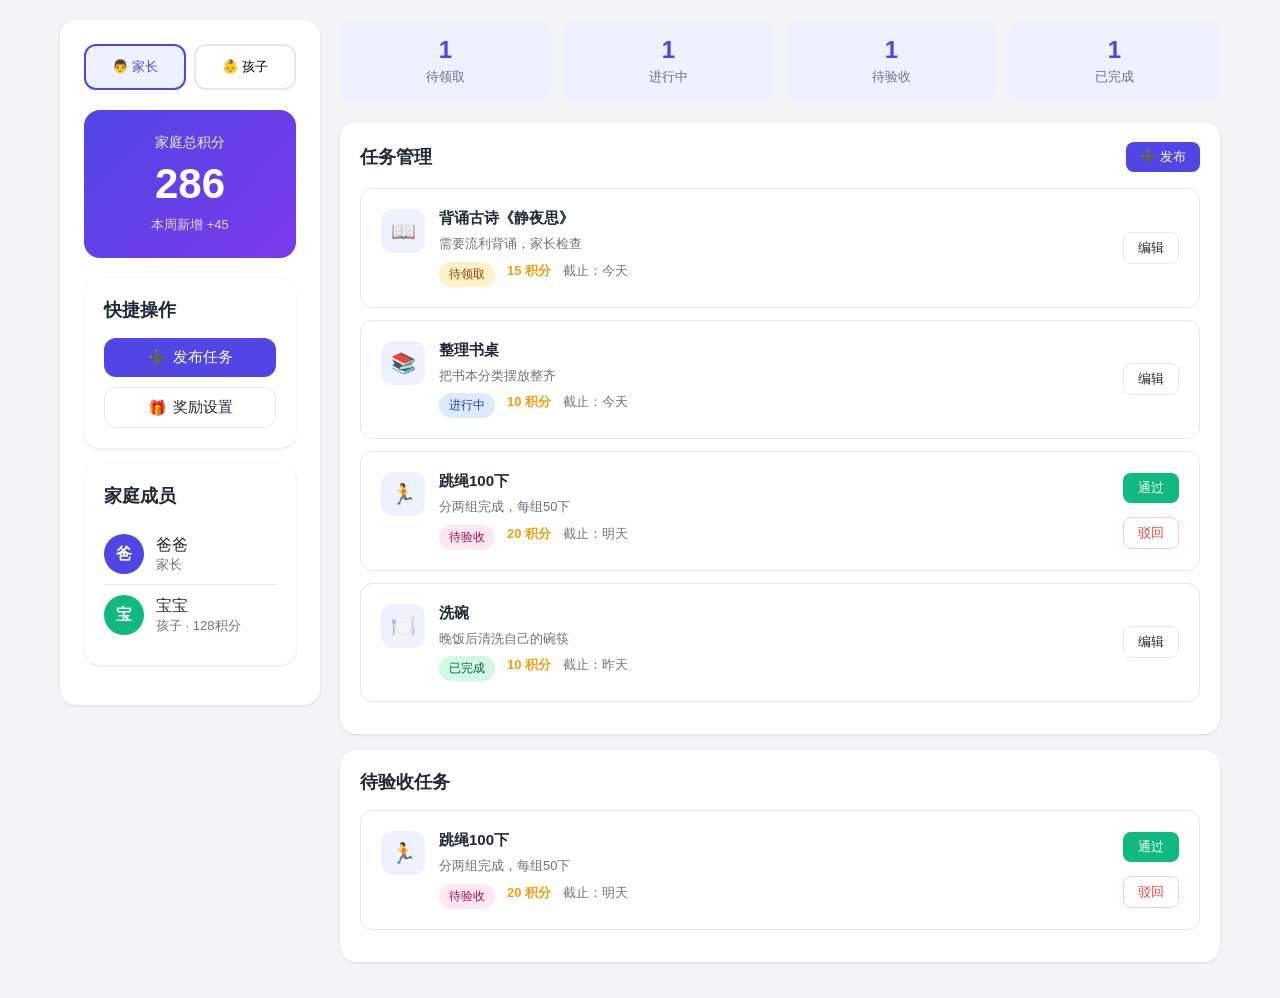
<file: family_task_prototype.html>
<!DOCTYPE html>
<html lang="zh-CN">
<head>
    <meta charset="UTF-8">
    <meta name="viewport" content="width=device-width, initial-scale=1.0, maximum-scale=1.0, user-scalable=no">
    <title>家庭任务管理</title>
    <style>
        * { margin: 0; padding: 0; box-sizing: border-box; }

        :root {
            --primary: #4F46E5;
            --primary-light: #EEF2FF;
            --success: #10B981;
            --warning: #F59E0B;
            --danger: #EF4444;
            --bg: #F3F4F6;
            --card: #FFFFFF;
            --text: #1F2937;
            --text-secondary: #6B7280;
            --border: #E5E7EB;
        }

        body {
            font-family: -apple-system, BlinkMacSystemFont, "Segoe UI", Roboto, "Helvetica Neue", Arial, sans-serif;
            background: var(--bg);
            color: var(--text);
            min-height: 100vh;
        }

        /* PC端布局 */
        .pc-layout {
            display: none;
            max-width: 1200px;
            margin: 0 auto;
            padding: 20px;
            gap: 20px;
        }

        .sidebar {
            width: 260px;
            flex-shrink: 0;
        }

        .sidebar-card {
            background: var(--card);
            border-radius: 16px;
            padding: 24px;
            box-shadow: 0 1px 3px rgba(0,0,0,0.1);
        }

        .main-content {
            flex: 1;
            min-width: 0;
        }

        /* 移动端布局 */
        .mobile-layout {
            display: flex;
            flex-direction: column;
            min-height: 100vh;
            padding-bottom: 80px;
        }

        .mobile-header {
            background: var(--card);
            padding: 16px 20px;
            display: flex;
            justify-content: space-between;
            align-items: center;
            border-bottom: 1px solid var(--border);
            position: sticky;
            top: 0;
            z-index: 10;
        }

        .mobile-content {
            flex: 1;
            padding: 16px;
            overflow-y: auto;
        }

        .mobile-nav {
            position: fixed;
            bottom: 0;
            left: 0;
            right: 0;
            background: var(--card);
            border-top: 1px solid var(--border);
            display: flex;
            justify-content: space-around;
            padding: 8px 0;
            z-index: 10;
        }

        .nav-item {
            display: flex;
            flex-direction: column;
            align-items: center;
            gap: 4px;
            padding: 4px 16px;
            color: var(--text-secondary);
            font-size: 12px;
            cursor: pointer;
            border: none;
            background: none;
        }

        .nav-item.active {
            color: var(--primary);
        }

        .nav-item svg {
            width: 24px;
            height: 24px;
        }

        /* 通用组件 */
        .card {
            background: var(--card);
            border-radius: 16px;
            padding: 20px;
            box-shadow: 0 1px 3px rgba(0,0,0,0.1);
            margin-bottom: 16px;
        }

        .card-title {
            font-size: 18px;
            font-weight: 600;
            margin-bottom: 16px;
            display: flex;
            justify-content: space-between;
            align-items: center;
        }

        .btn {
            display: inline-flex;
            align-items: center;
            justify-content: center;
            gap: 6px;
            padding: 10px 20px;
            border-radius: 12px;
            border: none;
            font-size: 15px;
            font-weight: 500;
            cursor: pointer;
            transition: all 0.2s;
        }

        .btn-primary {
            background: var(--primary);
            color: white;
        }

        .btn-primary:hover { opacity: 0.9; }

        .btn-success {
            background: var(--success);
            color: white;
        }

        .btn-outline {
            background: transparent;
            border: 1.5px solid var(--border);
            color: var(--text);
        }

        .btn-sm {
            padding: 6px 14px;
            font-size: 13px;
            border-radius: 8px;
        }

        .tag {
            display: inline-flex;
            align-items: center;
            padding: 4px 10px;
            border-radius: 20px;
            font-size: 12px;
            font-weight: 500;
        }

        .tag-pending { background: #FEF3C7; color: #92400E; }
        .tag-progress { background: #DBEAFE; color: #1E40AF; }
        .tag-review { background: #FCE7F3; color: #9D174D; }
        .tag-done { background: #D1FAE5; color: #065F46; }

        /* 任务卡片 */
        .task-item {
            display: flex;
            gap: 14px;
            padding: 16px;
            border-radius: 12px;
            border: 1.5px solid var(--border);
            margin-bottom: 12px;
            transition: all 0.2s;
        }

        .task-item:hover {
            border-color: var(--primary);
            box-shadow: 0 2px 8px rgba(79, 70, 229, 0.08);
        }

        .task-icon {
            width: 44px;
            height: 44px;
            border-radius: 12px;
            display: flex;
            align-items: center;
            justify-content: center;
            font-size: 20px;
            flex-shrink: 0;
        }

        .task-info {
            flex: 1;
            min-width: 0;
        }

        .task-title {
            font-weight: 600;
            font-size: 15px;
            margin-bottom: 6px;
        }

        .task-meta {
            display: flex;
            gap: 12px;
            font-size: 13px;
            color: var(--text-secondary);
            flex-wrap: wrap;
        }

        .task-points {
            color: var(--warning);
            font-weight: 600;
        }

        .task-actions {
            display: flex;
            flex-direction: column;
            gap: 8px;
            justify-content: center;
        }

        /* 积分卡片 */
        .points-card {
            background: linear-gradient(135deg, var(--primary) 0%, #7C3AED 100%);
            color: white;
            border-radius: 16px;
            padding: 24px;
            text-align: center;
        }

        .points-number {
            font-size: 42px;
            font-weight: 700;
            margin: 8px 0;
        }

        .points-label {
            opacity: 0.9;
            font-size: 14px;
        }

        /* 统计网格 */
        .stats-grid {
            display: grid;
            grid-template-columns: repeat(2, 1fr);
            gap: 12px;
        }

        .stat-box {
            background: var(--primary-light);
            border-radius: 12px;
            padding: 16px;
            text-align: center;
        }

        .stat-number {
            font-size: 24px;
            font-weight: 700;
            color: var(--primary);
        }

        .stat-label {
            font-size: 13px;
            color: var(--text-secondary);
            margin-top: 4px;
        }

        /* 角色切换 */
        .role-switch {
            display: flex;
            gap: 8px;
            margin-bottom: 20px;
        }

        .role-btn {
            flex: 1;
            padding: 12px;
            border-radius: 12px;
            border: 2px solid var(--border);
            background: var(--card);
            cursor: pointer;
            text-align: center;
            font-weight: 500;
            transition: all 0.2s;
        }

        .role-btn.active {
            border-color: var(--primary);
            background: var(--primary-light);
            color: var(--primary);
        }

        /* 奖励列表 */
        .reward-item {
            display: flex;
            justify-content: space-between;
            align-items: center;
            padding: 14px;
            border-radius: 12px;
            border: 1.5px solid var(--border);
            margin-bottom: 10px;
        }

        .reward-name {
            font-weight: 500;
        }

        .reward-cost {
            color: var(--warning);
            font-weight: 600;
            font-size: 14px;
        }

        /* 弹窗 */
        .modal-overlay {
            display: none;
            position: fixed;
            top: 0;
            left: 0;
            right: 0;
            bottom: 0;
            background: rgba(0,0,0,0.5);
            z-index: 100;
            align-items: center;
            justify-content: center;
            padding: 20px;
        }

        .modal-overlay.show {
            display: flex;
        }

        .modal {
            background: var(--card);
            border-radius: 20px;
            width: 100%;
            max-width: 480px;
            max-height: 90vh;
            overflow-y: auto;
            padding: 24px;
        }

        .modal-header {
            display: flex;
            justify-content: space-between;
            align-items: center;
            margin-bottom: 20px;
        }

        .modal-title {
            font-size: 20px;
            font-weight: 600;
        }

        .close-btn {
            width: 32px;
            height: 32px;
            border-radius: 50%;
            border: none;
            background: var(--bg);
            cursor: pointer;
            font-size: 18px;
        }

        .form-group {
            margin-bottom: 16px;
        }

        .form-label {
            display: block;
            font-size: 14px;
            font-weight: 500;
            margin-bottom: 6px;
            color: var(--text-secondary);
        }

        .form-input, .form-select, .form-textarea {
            width: 100%;
            padding: 12px 16px;
            border: 1.5px solid var(--border);
            border-radius: 12px;
            font-size: 15px;
            font-family: inherit;
            outline: none;
            transition: border-color 0.2s;
        }

        .form-input:focus, .form-select:focus, .form-textarea:focus {
            border-color: var(--primary);
        }

        .form-textarea {
            resize: vertical;
            min-height: 80px;
        }

        .form-row {
            display: grid;
            grid-template-columns: 1fr 1fr;
            gap: 12px;
        }

        /* 空状态 */
        .empty-state {
            text-align: center;
            padding: 40px 20px;
            color: var(--text-secondary);
        }

        .empty-icon {
            font-size: 48px;
            margin-bottom: 12px;
            opacity: 0.5;
        }

        /* 隐藏/显示 */
        .hidden { display: none !important; }

        .page { display: none; }
        .page.active { display: block; }

        /* 响应式断点 */
        @media (min-width: 768px) {
            .pc-layout { display: flex; }
            .mobile-layout { display: none; }

            .stats-grid {
                grid-template-columns: repeat(4, 1fr);
            }

            .task-item {
                padding: 20px;
            }
        }

        /* 动画 */
        @keyframes fadeIn {
            from { opacity: 0; transform: translateY(10px); }
            to { opacity: 1; transform: translateY(0); }
        }

        .card {
            animation: fadeIn 0.3s ease;
        }
    </style>
</head>
<body>

<!-- PC端布局 -->
<div class="pc-layout">
    <aside class="sidebar">
        <div class="sidebar-card">
            <div class="role-switch">
                <button class="role-btn active" onclick="switchRole('parent')">👨 家长</button>
                <button class="role-btn" onclick="switchRole('child')">👶 孩子</button>
            </div>

            <div id="pc-points-section">
                <div class="points-card" style="margin-bottom: 20px;">
                    <div class="points-label">家庭总积分</div>
                    <div class="points-number" id="pc-total-points">286</div>
                    <div style="font-size: 13px; opacity: 0.8; margin-top: 8px;">本周新增 +45</div>
                </div>
            </div>

            <div class="card">
                <div class="card-title">快捷操作</div>
                <button class="btn btn-primary" style="width: 100%; margin-bottom: 10px;" onclick="openModal()" id="pc-btn-publish">
                    <span>➕</span> 发布任务
                </button>
                <button class="btn btn-outline" style="width: 100%;" onclick="showPage('rewards')">
                    <span>🎁</span> 奖励设置
                </button>
            </div>

            <div class="card" style="margin-top: 16px;">
                <div class="card-title">家庭成员</div>
                <div style="display: flex; align-items: center; gap: 12px; padding: 10px 0; border-bottom: 1px solid var(--border);">
                    <div style="width: 40px; height: 40px; border-radius: 50%; background: var(--primary); color: white; display: flex; align-items: center; justify-content: center; font-weight: 600;">爸</div>
                    <div>
                        <div style="font-weight: 500;">爸爸</div>
                        <div style="font-size: 13px; color: var(--text-secondary);">家长</div>
                    </div>
                </div>
                <div style="display: flex; align-items: center; gap: 12px; padding: 10px 0;">
                    <div style="width: 40px; height: 40px; border-radius: 50%; background: var(--success); color: white; display: flex; align-items: center; justify-content: center; font-weight: 600;">宝</div>
                    <div>
                        <div style="font-weight: 500;">宝宝</div>
                        <div style="font-size: 13px; color: var(--text-secondary);">孩子 · 128积分</div>
                    </div>
                </div>
            </div>
        </div>
    </aside>

    <main class="main-content" id="pc-main">
        <!-- 动态内容 -->
    </main>
</div>

<!-- 移动端布局 -->
<div class="mobile-layout">
    <header class="mobile-header">
        <div style="font-weight: 600; font-size: 18px;">家庭任务</div>
        <div class="role-switch" style="margin: 0; width: auto;">
            <button class="role-btn active" style="padding: 8px 16px; font-size: 13px;" onclick="switchRole('parent')">家长</button>
            <button class="role-btn" style="padding: 8px 16px; font-size: 13px;" onclick="switchRole('child')">孩子</button>
        </div>
    </header>

    <div class="mobile-content" id="mobile-content">
        <!-- 动态内容 -->
    </div>

    <nav class="mobile-nav">
        <button class="nav-item active" onclick="showPage('home')">
            <svg fill="none" stroke="currentColor" viewBox="0 0 24 24"><path stroke-linecap="round" stroke-linejoin="round" stroke-width="2" d="M3 12l2-2m0 0l7-7 7 7M5 10v10a1 1 0 001 1h3m10-11l2 2m-2-2v10a1 1 0 01-1 1h-3m-6 0a1 1 0 001-1v-4a1 1 0 011-1h2a1 1 0 011 1v4a1 1 0 001 1m-6 0h6"></path></svg>
            <span>首页</span>
        </button>
        <button class="nav-item" onclick="showPage('tasks')">
            <svg fill="none" stroke="currentColor" viewBox="0 0 24 24"><path stroke-linecap="round" stroke-linejoin="round" stroke-width="2" d="M9 5H7a2 2 0 00-2 2v12a2 2 0 002 2h10a2 2 0 002-2V7a2 2 0 00-2-2h-2M9 5a2 2 0 002 2h2a2 2 0 002-2M9 5a2 2 0 012-2h2a2 2 0 012 2m-6 9l2 2 4-4"></path></svg>
            <span>任务</span>
        </button>
        <button class="nav-item" onclick="showPage('points')">
            <svg fill="none" stroke="currentColor" viewBox="0 0 24 24"><path stroke-linecap="round" stroke-linejoin="round" stroke-width="2" d="M12 8c-1.657 0-3 .895-3 2s1.343 2 3 2 3 .895 3 2-1.343 2-3 2m0-8c1.11 0 2.08.402 2.599 1M12 8V7m0 1v8m0 0v1m0-1c-1.11 0-2.08-.402-2.599-1M21 12a9 9 0 11-18 0 9 9 0 0118 0z"></path></svg>
            <span>积分</span>
        </button>
        <button class="nav-item" onclick="showPage('stats')">
            <svg fill="none" stroke="currentColor" viewBox="0 0 24 24"><path stroke-linecap="round" stroke-linejoin="round" stroke-width="2" d="M9 19v-6a2 2 0 00-2-2H5a2 2 0 00-2 2v6a2 2 0 002 2h2a2 2 0 002-2zm0 0V9a2 2 0 012-2h2a2 2 0 012 2v10m-6 0a2 2 0 002 2h2a2 2 0 002-2m0 0V5a2 2 0 012-2h2a2 2 0 012 2v14a2 2 0 01-2 2h-2a2 2 0 01-2-2z"></path></svg>
            <span>统计</span>
        </button>
    </nav>
</div>

<!-- 发布任务弹窗 -->
<div class="modal-overlay" id="modal">
    <div class="modal">
        <div class="modal-header">
            <div class="modal-title">发布新任务</div>
            <button class="close-btn" onclick="closeModal()">×</button>
        </div>
        <form onsubmit="publishTask(event)">
            <div class="form-group">
                <label class="form-label">任务名称</label>
                <input type="text" class="form-input" placeholder="例如：背诵古诗《静夜思》" required id="task-title">
            </div>
            <div class="form-group">
                <label class="form-label">任务描述</label>
                <textarea class="form-textarea" placeholder="详细描述任务要求..." id="task-desc"></textarea>
            </div>
            <div class="form-row">
                <div class="form-group">
                    <label class="form-label">积分奖励</label>
                    <input type="number" class="form-input" placeholder="10" min="1" max="100" value="10" id="task-points">
                </div>
                <div class="form-group">
                    <label class="form-label">截止时间</label>
                    <input type="date" class="form-input" id="task-deadline">
                </div>
            </div>
            <div class="form-row">
                <div class="form-group">
                    <label class="form-label">执行人</label>
                    <select class="form-select" id="task-assignee">
                        <option value="宝宝">宝宝</option>
                    </select>
                </div>
                <div class="form-group">
                    <label class="form-label">验收方式</label>
                    <select class="form-select" id="task-verify">
                        <option value="auto">自动通过</option>
                        <option value="photo">提交照片</option>
                        <option value="manual">人工确认</option>
                    </select>
                </div>
            </div>
            <button type="submit" class="btn btn-primary" style="width: 100%; margin-top: 8px;">发布任务</button>
        </form>
    </div>
</div>

<script>
// 数据
let currentRole = 'parent';
let currentPage = 'home';

const tasks = [
    { id: 1, title: '背诵古诗《静夜思》', desc: '需要流利背诵，家长检查', points: 15, status: 'pending', assignee: '宝宝', deadline: '今天', icon: '📖', verify: 'manual' },
    { id: 2, title: '整理书桌', desc: '把书本分类摆放整齐', points: 10, status: 'progress', assignee: '宝宝', deadline: '今天', icon: '📚', verify: 'photo' },
    { id: 3, title: '跳绳100下', desc: '分两组完成，每组50下', points: 20, status: 'review', assignee: '宝宝', deadline: '明天', icon: '🏃', verify: 'photo' },
    { id: 4, title: '洗碗', desc: '晚饭后清洗自己的碗筷', points: 10, status: 'done', assignee: '宝宝', deadline: '昨天', icon: '🍽️', verify: 'auto' },
];

const rewards = [
    { id: 1, name: '周末去公园', cost: 50 },
    { id: 2, name: '买一本新书', cost: 80 },
    { id: 3, name: '看30分钟动画', cost: 30 },
    { id: 4, name: '选择晚餐菜单', cost: 40 },
];

// 角色切换
function switchRole(role) {
    currentRole = role;
    document.querySelectorAll('.role-btn').forEach(btn => btn.classList.remove('active'));
    event.target.classList.add('active');
    render();
}

// 页面切换
function showPage(page) {
    currentPage = page;
    document.querySelectorAll('.nav-item').forEach(item => item.classList.remove('active'));
    event.target.closest('.nav-item')?.classList.add('active');
    render();
}

// 渲染
function render() {
    const pcMain = document.getElementById('pc-main');
    const mobileContent = document.getElementById('mobile-content');
    const content = currentRole === 'parent' ? renderParent() : renderChild();

    if (pcMain) pcMain.innerHTML = content;
    if (mobileContent) mobileContent.innerHTML = content;

    // 控制PC端积分区显示
    const pcPoints = document.getElementById('pc-points-section');
    if (pcPoints) pcPoints.style.display = currentRole === 'child' ? 'none' : 'block';
}

// 家长视图
function renderParent() {
    if (currentPage === 'home' || !document.querySelector('.mobile-layout').offsetParent) {
        return `
            <div class="stats-grid" style="margin-bottom: 20px;">
                <div class="stat-box">
                    <div class="stat-number">${tasks.filter(t => t.status === 'pending').length}</div>
                    <div class="stat-label">待领取</div>
                </div>
                <div class="stat-box">
                    <div class="stat-number">${tasks.filter(t => t.status === 'progress').length}</div>
                    <div class="stat-label">进行中</div>
                </div>
                <div class="stat-box">
                    <div class="stat-number">${tasks.filter(t => t.status === 'review').length}</div>
                    <div class="stat-label">待验收</div>
                </div>
                <div class="stat-box">
                    <div class="stat-number">${tasks.filter(t => t.status === 'done').length}</div>
                    <div class="stat-label">已完成</div>
                </div>
            </div>

            <div class="card">
                <div class="card-title">
                    <span>任务管理</span>
                    <button class="btn btn-primary btn-sm" onclick="openModal()">➕ 发布</button>
                </div>
                ${tasks.map(task => renderTaskItem(task, 'parent')).join('')}
            </div>

            <div class="card">
                <div class="card-title">待验收任务</div>
                ${tasks.filter(t => t.status === 'review').length === 0 ? 
                    '<div class="empty-state"><div class="empty-icon">✅</div><div>暂无待验收任务</div></div>' :
                    tasks.filter(t => t.status === 'review').map(t => renderTaskItem(t, 'parent')).join('')
                }
            </div>
        `;
    }

    if (currentPage === 'tasks') {
        return `
            <div class="card">
                <div class="card-title">
                    <span>全部任务</span>
                    <button class="btn btn-primary btn-sm" onclick="openModal()">➕ 发布</button>
                </div>
                ${tasks.map(task => renderTaskItem(task, 'parent')).join('')}
            </div>
        `;
    }

    if (currentPage === 'points' || currentPage === 'rewards') {
        return `
            <div class="card">
                <div class="card-title">奖励设置</div>
                <div style="margin-bottom: 16px;">
                    <button class="btn btn-primary btn-sm" onclick="alert('添加奖励功能')">➕ 添加奖励</button>
                </div>
                ${rewards.map(r => `
                    <div class="reward-item">
                        <div>
                            <div class="reward-name">${r.name}</div>
                            <div style="font-size: 13px; color: var(--text-secondary); margin-top: 2px;">已兑换 0 次</div>
                        </div>
                        <div style="display: flex; align-items: center; gap: 12px;">
                            <span class="reward-cost">${r.cost} 积分</span>
                            <button class="btn btn-outline btn-sm" onclick="alert('编辑')">编辑</button>
                        </div>
                    </div>
                `).join('')}
            </div>
        `;
    }

    if (currentPage === 'stats') {
        return `
            <div class="card">
                <div class="card-title">本周统计</div>
                <div class="stats-grid">
                    <div class="stat-box">
                        <div class="stat-number">12</div>
                        <div class="stat-label">发布任务</div>
                    </div>
                    <div class="stat-box">
                        <div class="stat-number">9</div>
                        <div class="stat-label">已完成</div>
                    </div>
                    <div class="stat-box">
                        <div class="stat-number">75%</div>
                        <div class="stat-label">完成率</div>
                    </div>
                    <div class="stat-box">
                        <div class="stat-number">128</div>
                        <div class="stat-label">发放积分</div>
                    </div>
                </div>
            </div>
            <div class="card" style="margin-top: 16px;">
                <div class="card-title">任务趋势</div>
                <div style="height: 200px; display: flex; align-items: flex-end; justify-content: space-around; gap: 8px; padding: 20px 0;">
                    ${[3,5,2,7,4,6,8].map((h, i) => `
                        <div style="flex: 1; display: flex; flex-direction: column; align-items: center; gap: 8px;">
                            <div style="width: 100%; background: var(--primary); border-radius: 6px 6px 0 0; height: ${h * 20}px; opacity: ${0.3 + (i * 0.1)};"></div>
                            <span style="font-size: 12px; color: var(--text-secondary);">周${['一','二','三','四','五','六','日'][i]}</span>
                        </div>
                    `).join('')}
                </div>
            </div>
        `;
    }

    return '';
}

// 孩子视图
function renderChild() {
    if (currentPage === 'home') {
        return `
            <div class="points-card" style="margin-bottom: 20px;">
                <div class="points-label">我的积分</div>
                <div class="points-number">128</div>
                <div style="font-size: 13px; opacity: 0.8; margin-top: 8px;">家庭排名第 1 名</div>
            </div>

            <div class="card">
                <div class="card-title">我的任务</div>
                ${tasks.filter(t => t.status !== 'done').map(task => renderTaskItem(task, 'child')).join('')}
            </div>

            <div class="card">
                <div class="card-title">已完成</div>
                ${tasks.filter(t => t.status === 'done').map(task => renderTaskItem(task, 'child')).join('')}
            </div>
        `;
    }

    if (currentPage === 'tasks') {
        return `
            <div class="card">
                <div class="card-title">全部任务</div>
                ${tasks.map(task => renderTaskItem(task, 'child')).join('')}
            </div>
        `;
    }

    if (currentPage === 'points') {
        return `
            <div class="points-card" style="margin-bottom: 20px;">
                <div class="points-label">我的积分</div>
                <div class="points-number">128</div>
            </div>
            <div class="card">
                <div class="card-title">积分明细</div>
                <div style="display: flex; flex-direction: column; gap: 12px;">
                    <div style="display: flex; justify-content: space-between; align-items: center; padding: 10px 0; border-bottom: 1px solid var(--border);">
                        <div>
                            <div style="font-weight: 500;">完成：背诵古诗</div>
                            <div style="font-size: 13px; color: var(--text-secondary);">今天 14:30</div>
                        </div>
                        <span style="color: var(--success); font-weight: 600;">+15</span>
                    </div>
                    <div style="display: flex; justify-content: space-between; align-items: center; padding: 10px 0; border-bottom: 1px solid var(--border);">
                        <div>
                            <div style="font-weight: 500;">完成：整理书桌</div>
                            <div style="font-size: 13px; color: var(--text-secondary);">昨天 19:15</div>
                        </div>
                        <span style="color: var(--success); font-weight: 600;">+10</span>
                    </div>
                    <div style="display: flex; justify-content: space-between; align-items: center; padding: 10px 0;">
                        <div>
                            <div style="font-weight: 500;">兑换：看30分钟动画</div>
                            <div style="font-size: 13px; color: var(--text-secondary);">前天 20:00</div>
                        </div>
                        <span style="color: var(--danger); font-weight: 600;">-30</span>
                    </div>
                </div>
            </div>
            <div class="card" style="margin-top: 16px;">
                <div class="card-title">奖励商城</div>
                ${rewards.map(r => `
                    <div class="reward-item">
                        <div class="reward-name">${r.name}</div>
                        <div style="display: flex; align-items: center; gap: 12px;">
                            <span class="reward-cost">${r.cost} 积分</span>
                            <button class="btn btn-primary btn-sm" onclick="alert('兑换申请已发送给家长')">兑换</button>
                        </div>
                    </div>
                `).join('')}
            </div>
        `;
    }

    if (currentPage === 'stats') {
        return `
            <div class="card">
                <div class="card-title">我的成就</div>
                <div class="stats-grid">
                    <div class="stat-box">
                        <div class="stat-number">9</div>
                        <div class="stat-label">本周完成</div>
                    </div>
                    <div class="stat-box">
                        <div class="stat-number">3</div>
                        <div class="stat-label">连续天数</div>
                    </div>
                    <div class="stat-box">
                        <div class="stat-number">128</div>
                        <div class="stat-label">总积分</div>
                    </div>
                    <div class="stat-box">
                        <div class="stat-number">2</div>
                        <div class="stat-label">兑换次数</div>
                    </div>
                </div>
            </div>
        `;
    }

    return '';
}

// 任务卡片
function renderTaskItem(task, role) {
    const statusMap = {
        pending: { label: '待领取', class: 'tag-pending' },
        progress: { label: '进行中', class: 'tag-progress' },
        review: { label: '待验收', class: 'tag-review' },
        done: { label: '已完成', class: 'tag-done' }
    };
    const s = statusMap[task.status];

    let actions = '';
    if (role === 'parent') {
        if (task.status === 'review') {
            actions = `
                <button class="btn btn-success btn-sm" onclick="approveTask(${task.id})">通过</button>
                <button class="btn btn-outline btn-sm" style="margin-top: 6px; color: var(--danger); border-color: #FECACA;" onclick="rejectTask(${task.id})">驳回</button>
            `;
        } else {
            actions = `<button class="btn btn-outline btn-sm" onclick="alert('编辑任务')">编辑</button>`;
        }
    } else {
        if (task.status === 'pending') {
            actions = `<button class="btn btn-primary btn-sm" onclick="claimTask(${task.id})">领取</button>`;
        } else if (task.status === 'progress') {
            actions = `<button class="btn btn-success btn-sm" onclick="submitTask(${task.id})">完成</button>`;
        } else if (task.status === 'review') {
            actions = `<span style="font-size: 13px; color: var(--text-secondary);">等待验收</span>`;
        } else {
            actions = `<span style="font-size: 13px; color: var(--success);">✓ 已完成</span>`;
        }
    }

    return `
        <div class="task-item">
            <div class="task-icon" style="background: var(--primary-light);">${task.icon}</div>
            <div class="task-info">
                <div class="task-title">${task.title}</div>
                <div style="font-size: 13px; color: var(--text-secondary); margin-bottom: 8px; line-height: 1.5;">${task.desc}</div>
                <div class="task-meta">
                    <span class="tag ${s.class}">${s.label}</span>
                    <span class="task-points">${task.points} 积分</span>
                    <span>截止：${task.deadline}</span>
                </div>
            </div>
            <div class="task-actions">
                ${actions}
            </div>
        </div>
    `;
}

// 任务操作
function claimTask(id) {
    const task = tasks.find(t => t.id === id);
    if (task) { task.status = 'progress'; render(); }
}

function submitTask(id) {
    const task = tasks.find(t => t.id === id);
    if (task) { task.status = 'review'; render(); }
}

function approveTask(id) {
    const task = tasks.find(t => t.id === id);
    if (task) { task.status = 'done'; render(); }
}

function rejectTask(id) {
    const task = tasks.find(t => t.id === id);
    if (task) { task.status = 'progress'; render(); }
}

// 弹窗
function openModal() {
    document.getElementById('modal').classList.add('show');
    document.getElementById('task-deadline').valueAsDate = new Date();
}

function closeModal() {
    document.getElementById('modal').classList.remove('show');
}

function publishTask(e) {
    e.preventDefault();
    const title = document.getElementById('task-title').value;
    const desc = document.getElementById('task-desc').value;
    const points = parseInt(document.getElementById('task-points').value);
    const deadline = document.getElementById('task-deadline').value;
    const assignee = document.getElementById('task-assignee').value;
    const verify = document.getElementById('task-verify').value;

    tasks.unshift({
        id: Date.now(),
        title,
        desc,
        points,
        status: 'pending',
        assignee,
        deadline: deadline ? new Date(deadline).toLocaleDateString('zh-CN', {month: 'numeric', day: 'numeric'}) : '无期限',
        icon: '📝',
        verify
    });

    closeModal();
    e.target.reset();
    render();
}

// 点击遮罩关闭弹窗
document.getElementById('modal').addEventListener('click', function(e) {
    if (e.target === this) closeModal();
});

// 初始化
render();
</script>

</body>
</html>
</file>
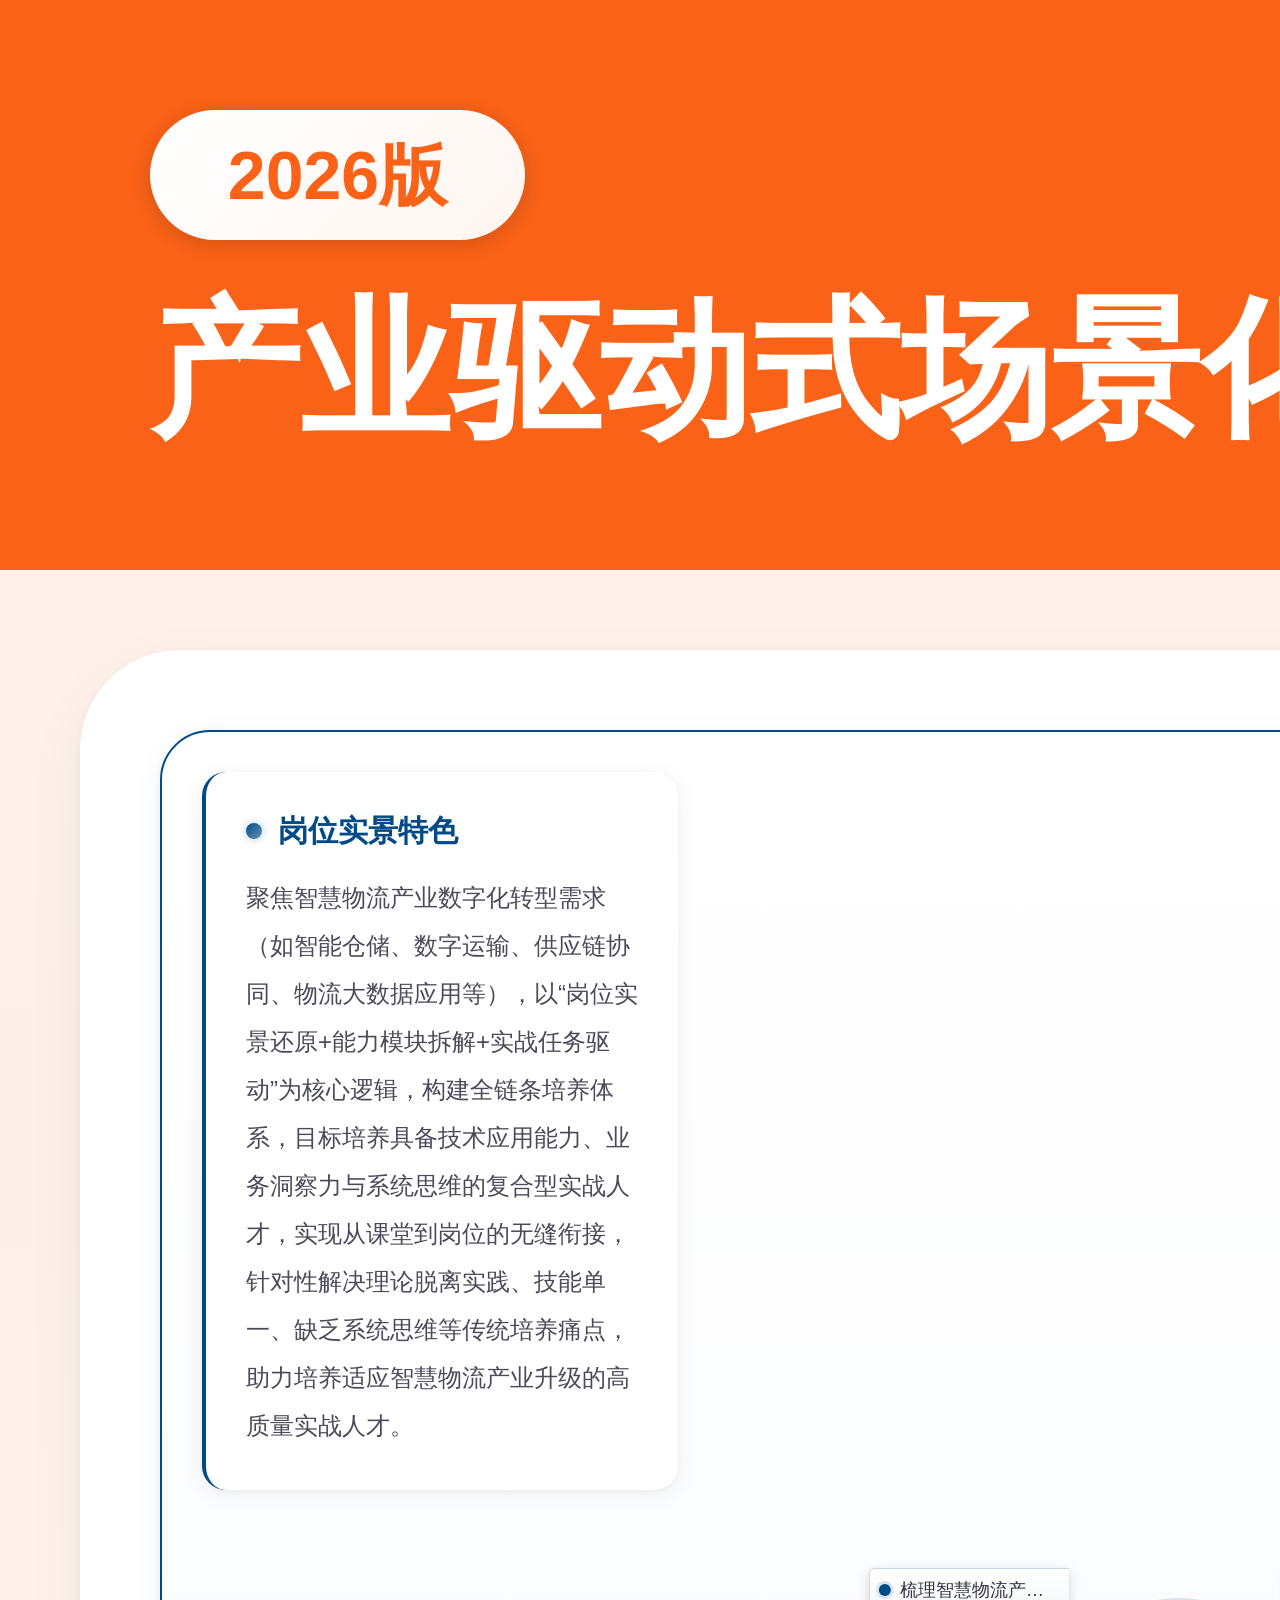
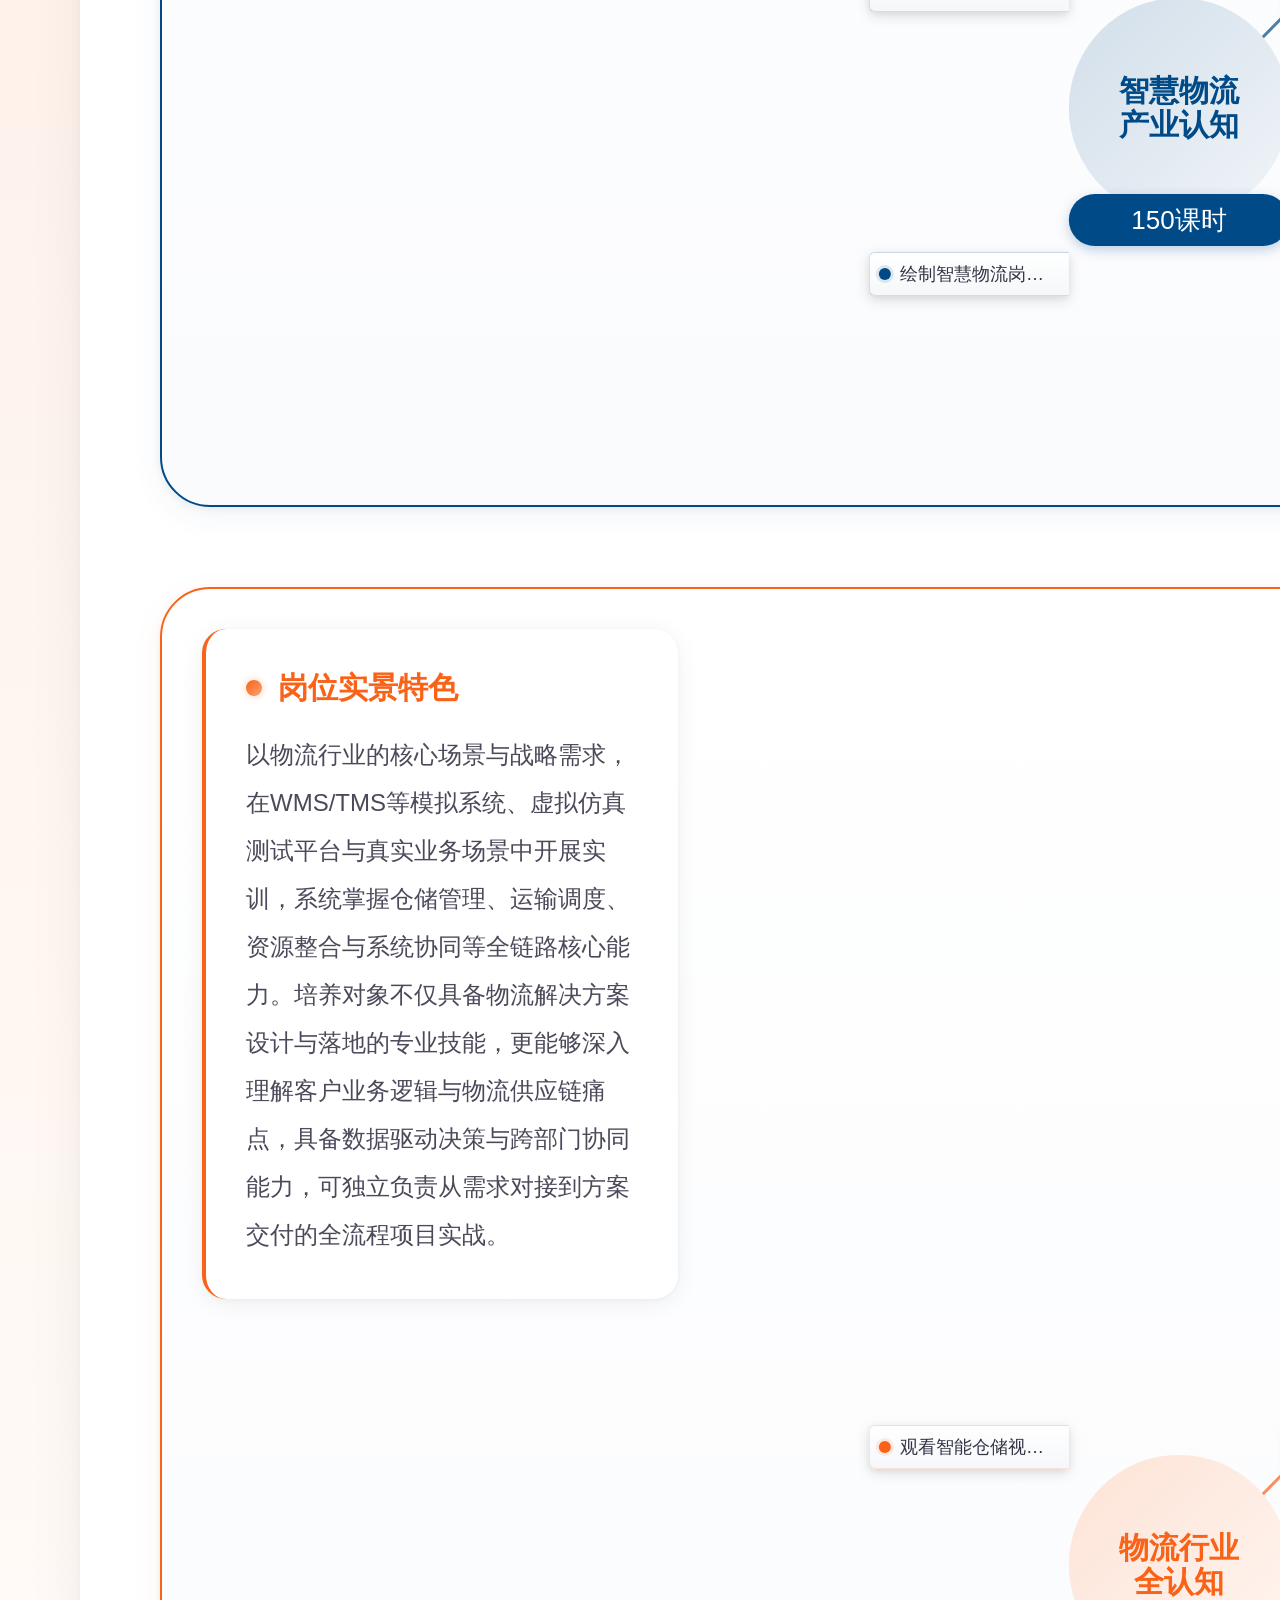
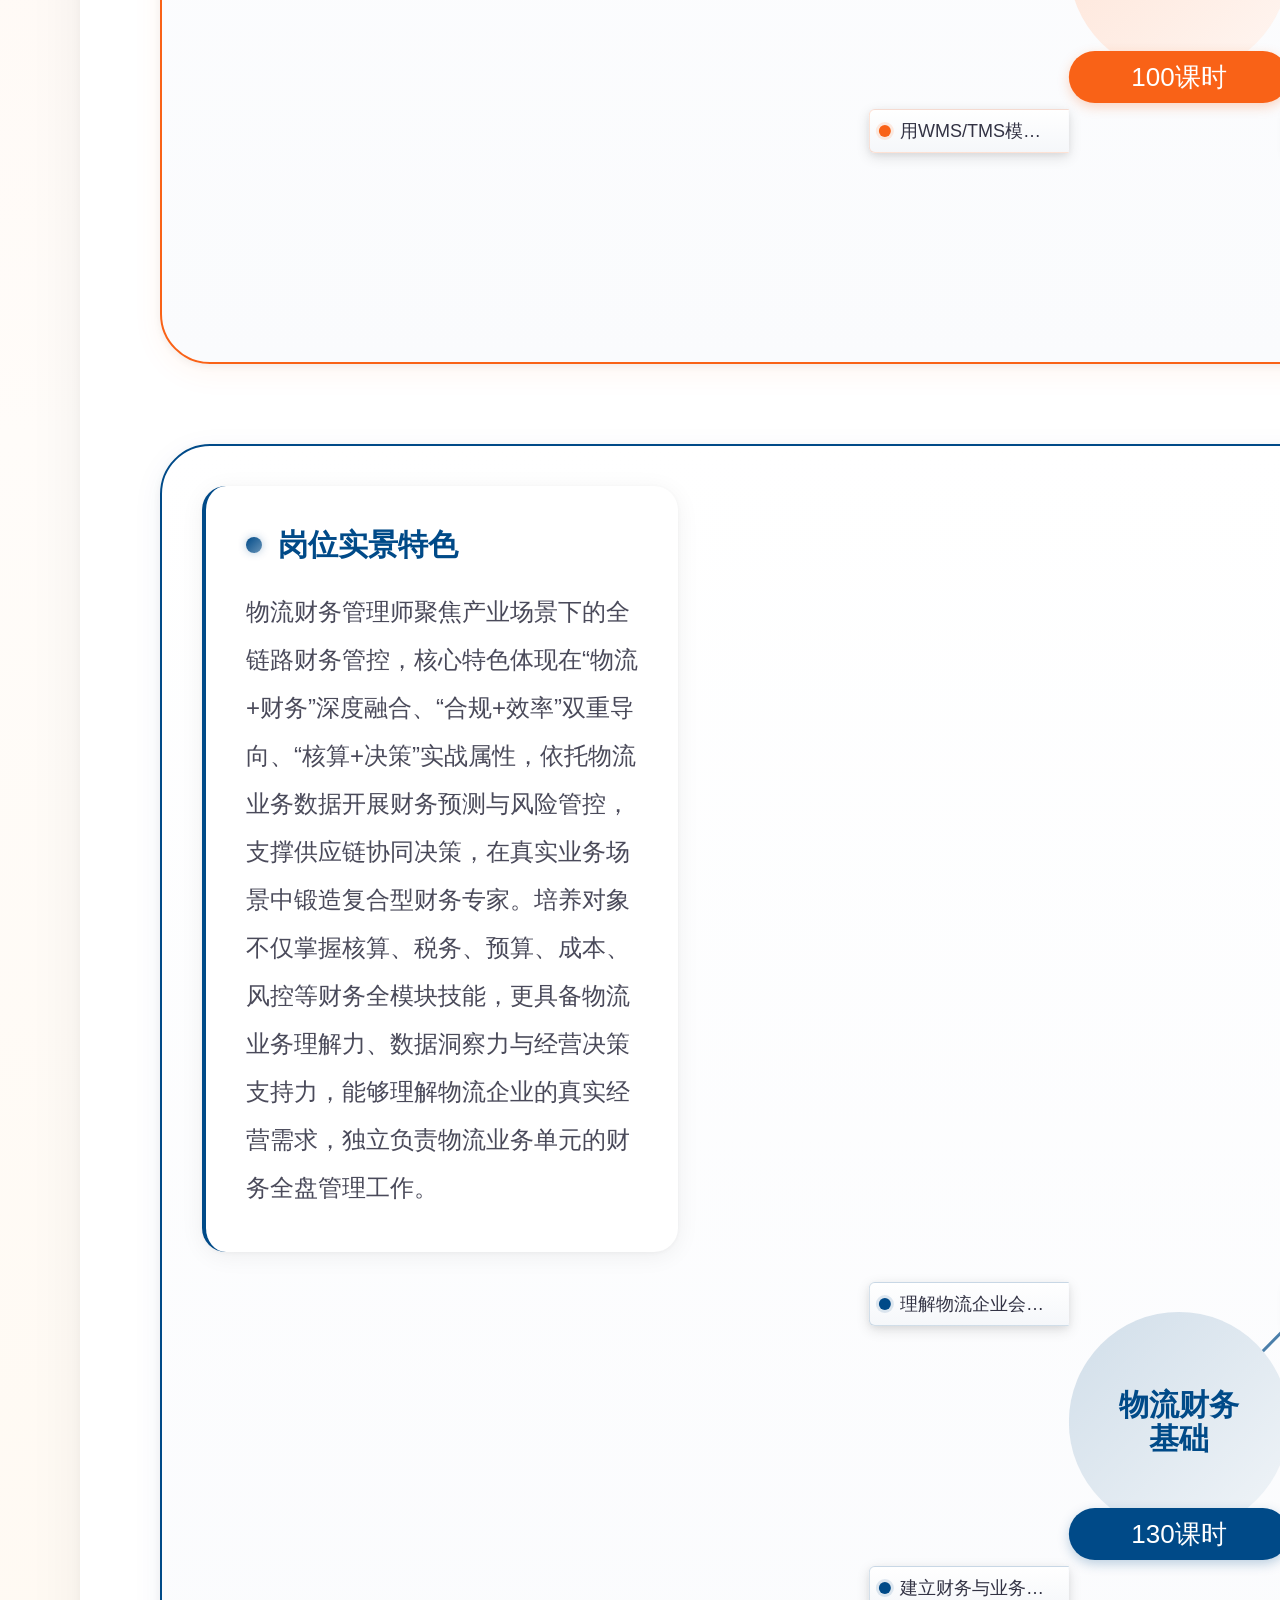
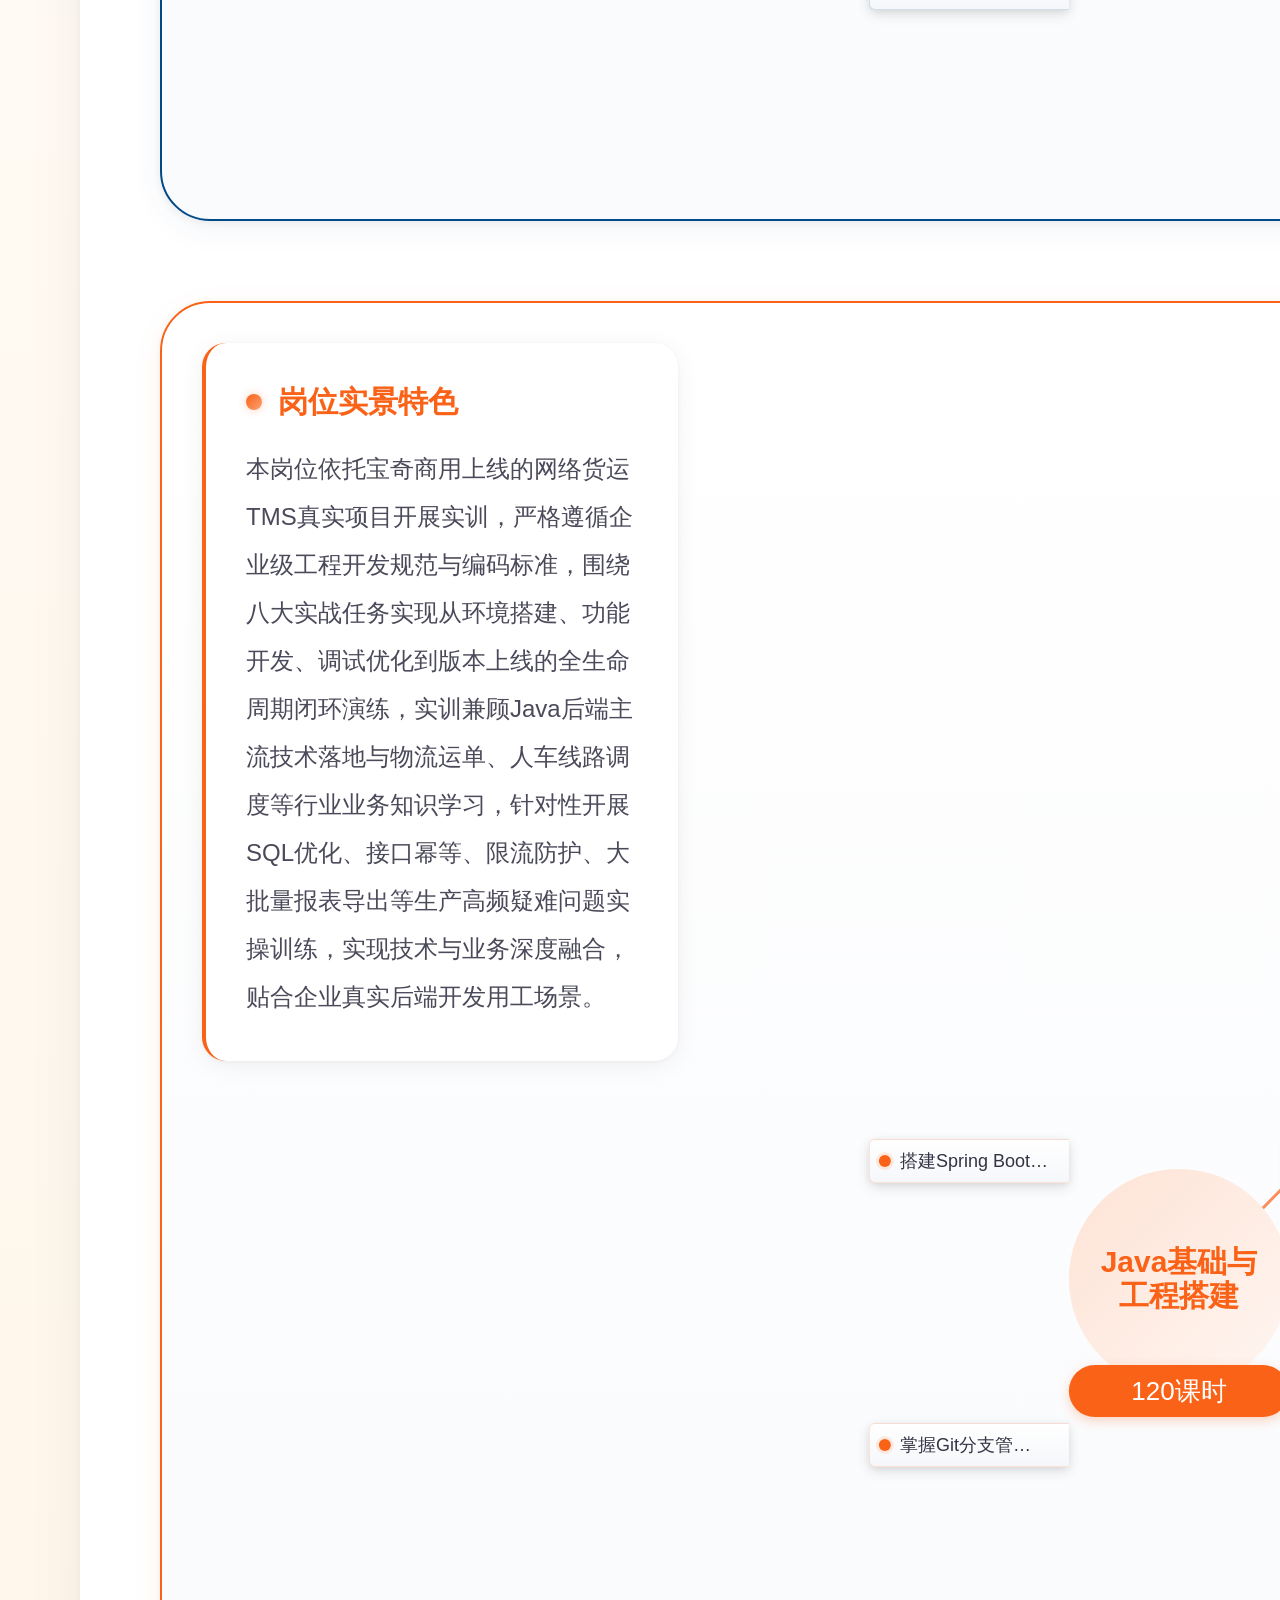
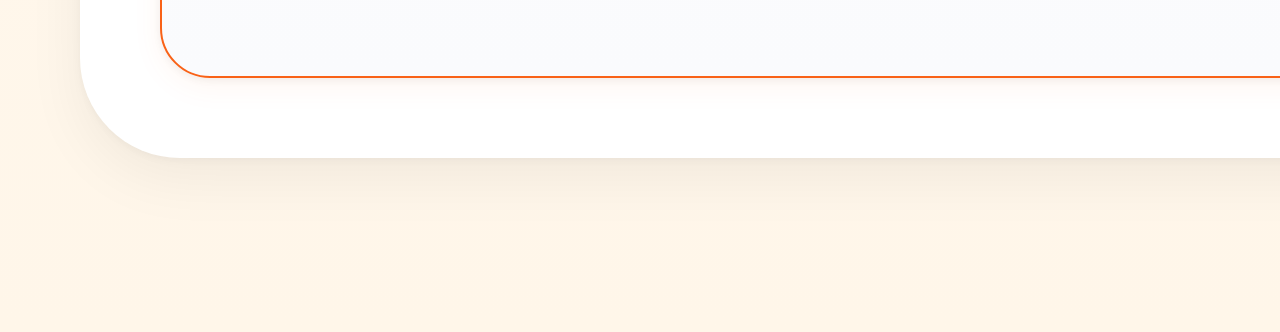
<file: template2.html>
<!DOCTYPE html>
<html lang="zh-CN">
 <head>
  <meta charset="utf-8"/>
  <meta content="width=device-width, initial-scale=1.0" name="viewport"/>
  <title>
   宝奇智慧物流人才培养体系
  </title>
  <style>
   /* ========== CSS 变量 ========== */
:root {
  --blue: 0, 74, 136;
  --orange: 249, 98, 23;
  --navy: 10, 30, 61;
}

/* ========== 基础重置 ========== */
body * {
  box-sizing: border-box;
  flex-shrink: 0;
}
body {
  margin: 0;
  padding: 0;
  font-family: PingFangSC-Regular, Roboto, "Helvetica Neue", Helvetica, Tahoma,
    Arial, "PingFang SC-Light", "Microsoft YaHei";
  background: #F0F2F5;
}
input {
  background-color: transparent;
  border: 0;
}
button {
  margin: 0;
  padding: 0;
  border: 1px solid transparent;
  outline: none;
  background-color: transparent;
}
button:active {
  opacity: 0.6;
}

/* ========== 页面画布（9920 x 6732 设计稿尺寸） ========== */
.page {
  position: relative;
  display: flex;
  flex-direction: column;
  width: 9920px;
  height: 6732px;
  overflow: hidden;
  background: linear-gradient(180deg, #FFF4EE 0%, #FEF0E8 17%, #FFFCF9 54%, #FFF6E9 100%);
}

/* ========== 页头 ========== */
.page-header {
  position: relative;
  display: flex;
  flex-direction: row;
  width: 9920px;
  height: 571px;
}
.page-header__bg {
  position: absolute;
  left: 0;
  top: 0;
  z-index: 0;
  width: 9920px;
  height: 571px;
}
.page-header__title {
  position: relative;
  z-index: 1;
  width: 3216px;
  height: 180px;
  margin: 280px 0 0 150px;
  overflow-wrap: break-word;
  color: #FFFFFF;
  font: 700 150px/180px "Microsoft YaHei UI", "PingFang SC", sans-serif;
  text-align: left;
  white-space: nowrap;
}
.page-header__subtitle {
  position: relative;
  z-index: 1;
  width: 1900px;
  height: 120px;
  margin: 465px 79px 0 4125px;
  overflow-wrap: break-word;
  color: rgba(51, 51, 51, 1);
  font-size: 100px;
  line-height: 120px;
  font-family: "Microsoft YaHei UI", "PingFang SC", sans-serif;
  text-align: left;
  white-space: nowrap;
}
.page-header__badge {
  position: absolute;
  left: 150px;
  top: 110px;
  z-index: 1;
  display: flex;
  align-items: center;
  justify-content: center;
  width: 375px;
  height: 130px;
  border-radius: 200px;
  background: linear-gradient(135deg, #FFFFFF 0%, #FFF5F0 100%);
  box-shadow: 0 4px 20px rgba(0, 0, 0, 0.15);
}
.page-header__badge-text {
  display: block;
  width: 236px;
  height: 88px;
  overflow-wrap: break-word;
  color: rgb(var(--orange));
  font: 700 68px/88px "Microsoft YaHei UI", "PingFang SC", sans-serif;
  text-align: center;
  white-space: nowrap;
}
.page-header__logo {
  position: absolute;
  left: 8800px;
  top: 195px;
  z-index: 1;
  width: 595px;
  height: 235px;
}

/* ========== 卡片面板 ========== */
.cards-panel {
  position: absolute;
  left: 80px;
  top: 650px;
  display: flex;
  flex-direction: column;
  width: 9760px;
  height: 5908px;
  border-radius: 100px;
  background-color: #FFFFFF;
  box-shadow: 0 20px 60px rgba(0, 0, 0, 0.06), 0 2px 8px rgba(0, 0, 0, 0.04);
}

.cards-row {
  display: flex;
  flex-direction: row;
  gap: 80px;
  width: 9600px;
  height: 1377px;
  margin: 80px 0 0 80px;
}
.cards-grid {
  display: flex;
  flex-flow: row wrap;
  gap: 80px;
  width: 9600px;
  height: 4291px;
  margin: 80px 0 80px 80px;
}

/* ========== 岗位卡片 ========== */
.job-card {
  --card-color-rgb: var(--blue);
  --tool-color-rgb: var(--orange);
  position: relative;
  width: 4760px;
  height: 1377px;
  border: 2px solid rgb(var(--card-color-rgb));
  border-radius: 50px;
  background: linear-gradient(180deg, #FFFFFF 0%, #FAFBFD 100%);
  box-shadow: 0 8px 32px rgba(var(--card-color-rgb), 0.06), 0 2px 8px rgba(0, 0, 0, 0.06);
  transition: box-shadow 0.4s ease, border-color 0.4s ease;
}
.job-card:hover {
  box-shadow: 0 16px 48px rgba(var(--card-color-rgb), 0.12), 0 4px 16px rgba(0, 0, 0, 0.1);
}
.job-card--orange {
  --card-color-rgb: var(--orange);
  --tool-color-rgb: var(--blue);
}

.job-card__feature {
  position: absolute;
  left: 40px;
  top: 40px;
  z-index: 2;
  display: flex;
  flex-direction: column;
  width: 476px;
  height: auto;
  max-height: calc(1377px - 80px);
  border-radius: 24px;
  background: #FFFFFF;
  box-shadow: 0 4px 24px rgba(0, 0, 0, 0.06), 0 1px 4px rgba(0, 0, 0, 0.04);
  border-left: 4px solid rgb(var(--card-color-rgb));
  overflow: hidden;
}
.feature-label {
  display: flex;
  flex-direction: row;
  align-items: center;
  gap: 16px;
  width: auto;
  height: 38px;
  margin: 40px 0 0 40px;
}
.feature-label__dot {
  width: 16px;
  height: 16px;
  border-radius: 50%;
  background: linear-gradient(135deg, rgb(var(--card-color-rgb)), rgba(var(--card-color-rgb), 0.6));
  box-shadow: 0 0 8px rgba(var(--card-color-rgb), 0.3);
}
.feature-label__text {
  width: auto;
  height: 38px;
  margin: 0;
  overflow-wrap: break-word;
  color: rgb(var(--card-color-rgb));
  font-size: 30px;
  line-height: 38px;
  font-family: "Microsoft YaHei UI", "PingFang SC", sans-serif;
  font-weight: 700;
  text-align: left;
  white-space: nowrap;
}
.job-card__desc {
  width: 396px;
  margin: 24px 0 40px 40px;
  overflow-wrap: break-word;
  color: #4A4A5A;
  font-size: 24px;
  line-height: 48px;
  font-family: "Microsoft YaHei UI", "PingFang SC", sans-serif;
  text-align: left;
}

.job-card__title {
  position: absolute;
  left: calc(50% - 634px);
  top: 40px;
  z-index: 2;
  display: flex;
  align-items: center;
  justify-content: center;
  width: 1268px;
  height: 138px;
  margin: 0;
  padding: 0 20px;
  overflow-wrap: break-word;
  border-radius: 12px;
  background: linear-gradient(135deg, rgb(var(--card-color-rgb)), rgba(var(--card-color-rgb), 0.85));
  color: #FFFFFF;
  font: 700 58px/80px "Microsoft YaHei UI", "PingFang SC", sans-serif;
  text-align: center;
  white-space: nowrap;
  letter-spacing: 2px;
  box-shadow: 0 4px 16px rgba(var(--card-color-rgb), 0.3);
}

.job-card__tools {
  position: absolute;
  right: 40px;
  top: 57px;
  z-index: 2;
  display: flex;
  flex-direction: column;
  width: 502px;
}
.tools-dots {
  position: relative;
  display: flex;
  flex-direction: row;
  justify-content: space-between;
  width: 502px;
  height: 30px;
}
.tools-dots__dot {
  width: 30px;
  height: 30px;
  border: 4px solid rgb(var(--tool-color-rgb));
  border-radius: 50%;
  background: #FFFFFF;
}
.tools-dots__line {
  position: absolute;
  left: 20px;
  top: 13px;
  width: 468px;
  height: 4px;
  border-radius: 2px;
  background: linear-gradient(90deg, rgb(var(--tool-color-rgb)), rgba(var(--tool-color-rgb), 0.4));
}
.tools-list {
  display: flex;
  flex-direction: column;
  margin: 0;
  padding: 0;
  list-style: none;
}
.tools-list__item {
  width: 488px;
  height: 54px;
  margin: 20px 0 0 14px;
  padding: 8px 0 0 24px;
  overflow-wrap: break-word;
  border-radius: 12px;
  background: linear-gradient(135deg, rgb(var(--tool-color-rgb)), rgba(var(--tool-color-rgb), 0.88));
  box-shadow: 0 3px 12px rgba(var(--tool-color-rgb), 0.25);
  color: #FFFFFF;
  font-size: 30px;
  line-height: 38px;
  font-family: "Microsoft YaHei UI", "PingFang SC", sans-serif;
  text-align: left;
  white-space: nowrap;
  transition: transform 0.2s ease, box-shadow 0.2s ease;
}
.tools-list__item:hover {
  transform: translateX(8px);
  box-shadow: 0 6px 20px rgba(var(--tool-color-rgb), 0.4);
}
.tools-list__item:first-child {
  margin-top: 33px;
}
.job-card__tools-badge {
  position: absolute;
  left: 4294px;
  top: 40px;
  z-index: 2;
  display: flex;
  align-items: center;
  justify-content: flex-start;
  width: 220px;
  height: 60px;
  padding-left: 38px;
  overflow-wrap: break-word;
  border: 4px solid rgb(var(--tool-color-rgb));
  border-radius: 500px;
  background-color: #FFFFFF;
  color: rgb(var(--tool-color-rgb));
  font-size: 36px;
  line-height: 36px;
  font-family: "Microsoft YaHei UI", "PingFang SC", sans-serif;
  font-weight: 700;
  text-align: left;
  white-space: nowrap;
  letter-spacing: 2px;
}

/* ========== 时间轴 ========== */
.job-card__timeline {
  position: absolute;
  left: 760px;
  top: 210px;
  z-index: 1;
  width: 3600px;
  height: 1040px;
}
.timeline__connections {
  position: absolute;
  left: 0;
  top: 0;
  z-index: 0;
  width: 100%;
  height: 100%;
  overflow: visible;
}
.timeline__connections path {
  fill: none;
  stroke: rgb(var(--card-color-rgb));
  stroke-width: 3;
  stroke-linecap: round;
  opacity: 0.7;
}
.timeline__row {
  position: absolute;
  z-index: 1;
  left: 0;
  width: 100%;
  height: 50%;
}
.timeline__row:first-of-type,
.timeline__row--top { top: 0; }
.timeline__row:last-child,
.timeline__row--bottom { top: 50%; }

.timeline-unit {
  position: absolute;
  top: 0;
  left: 0;
  display: flex;
  flex-direction: column;
  align-items: center;
  justify-content: center;
  width: 14.2857%;
  height: 100%;
  transform: translateX(-50%);
}

/* 顶层行：放偶数位单元（第2、4、6...），位于 2、4、6 列 */
.timeline__row:first-of-type .timeline-unit:nth-child(1),
.timeline__row--top .timeline-unit:nth-child(1) { left: 21.43%; }
.timeline__row:first-of-type .timeline-unit:nth-child(2),
.timeline__row--top .timeline-unit:nth-child(2) { left: 50%; }
.timeline__row:first-of-type .timeline-unit:nth-child(3),
.timeline__row--top .timeline-unit:nth-child(3) { left: 78.57%; }

/* 底层行：放奇数位单元（第1、3、5、7...），位于 1、3、5、7 列 */
.timeline__row:last-child .timeline-unit:nth-child(1),
.timeline__row--bottom .timeline-unit:nth-child(1) { left: 7.14%; }
.timeline__row:last-child .timeline-unit:nth-child(2),
.timeline__row--bottom .timeline-unit:nth-child(2) { left: 35.71%; }
.timeline__row:last-child .timeline-unit:nth-child(3),
.timeline__row--bottom .timeline-unit:nth-child(3) { left: 64.29%; }
.timeline__row:last-child .timeline-unit:nth-child(4),
.timeline__row--bottom .timeline-unit:nth-child(4) { left: 92.86%; }
.timeline-unit__node {
  position: relative;
  z-index: 1;
  display: flex;
  align-items: center;
  justify-content: center;
  width: 220px;
  height: 220px;
  border-radius: 50%;
  background: linear-gradient(135deg, rgba(var(--card-color-rgb), 0.18) 0%, rgba(var(--card-color-rgb), 0.06) 100%), #FFFFFF;
  color: rgb(var(--card-color-rgb));
  font: 700 30px/34px "Microsoft YaHei UI", "PingFang SC", sans-serif;
  text-align: center;
}
.timeline-unit__node span {
  display: block;
  width: 100%;
}
.timeline-unit__capsule {
  position: relative;
  z-index: 2;
  display: flex;
  align-items: center;
  justify-content: center;
  width: 220px;
  margin-top: -24px;
  padding: 8px 0;
  border-radius: 40px;
  background: rgb(var(--card-color-rgb));
  color: #FFFFFF;
  font-size: 26px;
  line-height: 36px;
  font-family: "Microsoft YaHei UI", "PingFang SC", sans-serif;
  white-space: nowrap;
  box-shadow: 0 4px 12px rgba(var(--card-color-rgb), 0.25);
}
.timeline-unit__point {
  position: absolute;
  display: block;
  max-width: 200px;
  padding: 8px 20px 8px 30px;
  border-radius: 6px 0 0 6px;
  background: linear-gradient(180deg, #FFFFFF 0%, #F5F7FA 100%);
  box-shadow: 0 4px 14px rgba(0, 0, 0, 0.12), 0 2px 6px rgba(0, 0, 0, 0.05), inset 0 1px 0 rgba(255, 255, 255, 0.8);
  border: 1px solid rgba(var(--card-color-rgb), 0.18);
  border-right: none;
  color: #333344;
  font-size: 18px;
  line-height: 26px;
  font-family: "Microsoft YaHei UI", "PingFang SC", sans-serif;
  text-align: left;
  white-space: nowrap;
  overflow: hidden;
  text-overflow: ellipsis;
}
.timeline-unit__point::before {
  content: '';
  position: absolute;
  left: 9px;
  top: 50%;
  margin-top: -6px;
  width: 12px;
  height: 12px;
  border-radius: 50%;
  background: rgb(var(--card-color-rgb));
  box-shadow: 0 0 0 3px rgba(var(--card-color-rgb), 0.12);
}
.timeline-unit__point::after {
  content: '';
  position: absolute;
  right: -14px;
  top: 0;
  width: 0;
  height: 0;
  border-top: 22px solid transparent;
  border-bottom: 22px solid transparent;
  border-left: 14px solid #F5F7FA;
}
/* 左侧标签：箭头在右侧，指向节点 */
.timeline-unit__point--tl {
  right: calc(50% + 110px);
  bottom: calc(50% + 110px);
}
.timeline-unit__point--bl {
  right: calc(50% + 110px);
  top: calc(50% + 130px);
}

/* 右侧标签：箭头在左侧，指向节点；整体做镜像 */
.timeline-unit__point--tr {
  left: calc(50% + 110px);
  bottom: calc(50% + 110px);
  padding: 8px 30px 8px 20px;
  border-radius: 0 6px 6px 0;
  text-align: right;
}
.timeline-unit__point--br {
  left: calc(50% + 110px);
  top: calc(50% + 130px);
  padding: 8px 30px 8px 20px;
  border-radius: 0 6px 6px 0;
  text-align: right;
}
.timeline-unit__point--tr::before,
.timeline-unit__point--br::before {
  left: auto;
  right: 9px;
}
.timeline-unit__point--tr::after,
.timeline-unit__point--br::after {
  right: auto;
  left: -14px;
  border-left: none;
  border-right: 14px solid #F5F7FA;
}

/* ========== 页脚 ========== */
.page-footer__note {
  position: absolute;
  left: 6800px;
  top: 6616px;
  width: 2554px;
  height: 68px;
  margin: 0;
  overflow-wrap: break-word;
  color: rgba(51, 51, 51, 1);
  font-size: 68px;
  line-height: 68px;
  font-family: "Microsoft YaHei UI", "PingFang SC", sans-serif;
  text-align: left;
  white-space: nowrap;
  letter-spacing: 2px;
}
  </style>
 </head>
 <body>
  <div class="page" style="width:9920px;height:6732px;">
   <header class="page-header">
    <svg aria-hidden="true" class="page-header__bg" height="571" preserveAspectRatio="none" viewBox="0 0 9920 571" width="9920">
     <path d="M0,0 H9920 V132 H3920 C3800,250 3600,480 3360,570 H0 V0 Z" fill="#F96217">
     </path>
    </svg>
    <h1 class="page-header__title" data-field="header_title" data-type="text">
     产业驱动式场景化智慧物流人才-定制化培养路径
    </h1>
    <p class="page-header__subtitle" data-field="header_subtitle" data-type="text">
     国内领先的数智化综合物流解决方案服务商
    </p>
    <div class="page-header__badge">
     <span class="page-header__badge-text" data-field="header_badge" data-type="text">
      2026版
     </span>
    </div>
    <img alt="" class="page-header__logo" data-field="header_logo" data-type="image" referrerpolicy="no-referrer" src="[data-uri]"/>
   </header>
   <section aria-label="岗位培养路径" class="cards-panel">
    <div class="cards-row">
     <article class="job-card">
      <div class="job-card__feature">
       <div class="feature-label">
        <span class="feature-label__dot">
        </span>
        <h3 class="feature-label__text" data-field="job_0_feature_title" data-type="text">
         岗位实景特色
        </h3>
       </div>
       <p class="job-card__desc" data-field="job_0_feature_desc" data-type="text">
        聚焦智慧物流产业数字化转型需求（如智能仓储、数字运输、供应链协同、物流大数据应用等），以&ldquo;岗位实景还原+能力模块拆解+实战任务驱动&rdquo;为核心逻辑，构建全链条培养体系，目标培养具备技术应用能力、业务洞察力与系统思维的复合型实战人才，实现从课堂到岗位的无缝衔接，针对性解决理论脱离实践、技能单一、缺乏系统思维等传统培养痛点，助力培养适应智慧物流产业升级的高质量实战人才。
       </p>
      </div>
      <h2 class="job-card__title" data-field="job_0_title" data-type="text">
       智慧物流工程师（1000课时）
      </h2>
      <div class="job-card__tools">
       <div class="tools-dots">
        <span class="tools-dots__dot">
        </span>
        <span class="tools-dots__dot">
        </span>
        <span class="tools-dots__line">
        </span>
       </div>
       <ul class="tools-list">
        <li class="tools-list__item" data-field="job_0_tool_0" data-type="text">
         WMS/TMS模拟系统
        </li>
        <li class="tools-list__item" data-field="job_0_tool_1" data-type="text">
         设备运维模拟平台
        </li>
        <li class="tools-list__item" data-field="job_0_tool_2" data-type="text">
         运输监控平台
        </li>
        <li class="tools-list__item" data-field="job_0_tool_3" data-type="text">
         数据可视化BI看板
        </li>
        <li class="tools-list__item" data-field="job_0_tool_4" data-type="text">
         供应链控制塔模拟平台
        </li>
       </ul>
      </div>
      <span class="job-card__tools-badge" data-field="job_0_tools_badge" data-type="text">
       训练工具
      </span>
      <div class="job-card__timeline">
       <svg aria-hidden="true" class="timeline__connections" height="1040" preserveAspectRatio="none" viewBox="0 0 3600 1040" width="3600">
        <path d="M257,780 L771,260 L1286,780 L1800,260 L2314,780 L2829,260 L3343,780">
        </path>
       </svg>
       <div class="timeline__row timeline__row--top">
        <div class="timeline-unit">
         <div class="timeline-unit__node">
          <span data-field="job_0_unit_1_title" data-type="html">
           智能仓储
           <br/>
           系统运营
          </span>
         </div>
         <span class="timeline-unit__capsule" data-field="job_0_unit_1_hours" data-type="text">
          150课时
         </span>
         <span class="timeline-unit__point timeline-unit__point--tl" data-field="job_0_unit_1_point_0" data-type="text">
          使用WMS完成入库、出库、盘点操作
         </span>
         <span class="timeline-unit__point timeline-unit__point--tr" data-field="job_0_unit_1_point_1" data-type="text">
          设计库位规划与作业路径优化方案
         </span>
         <span class="timeline-unit__point timeline-unit__point--bl" data-field="job_0_unit_1_point_2" data-type="text">
          编制仓储运营日报与异常处理SOP
         </span>
        </div>
        <div class="timeline-unit">
         <div class="timeline-unit__node">
          <span data-field="job_0_unit_3_title" data-type="html">
           物流数据
           <br/>
           采集可视化
          </span>
         </div>
         <span class="timeline-unit__capsule" data-field="job_0_unit_3_hours" data-type="text">
          150课时
         </span>
         <span class="timeline-unit__point timeline-unit__point--tl" data-field="job_0_unit_3_point_0" data-type="text">
          采集运输、仓储、订单多源数据
         </span>
         <span class="timeline-unit__point timeline-unit__point--tr" data-field="job_0_unit_3_point_1" data-type="text">
          使用BI工具搭建运营监控看板
         </span>
         <span class="timeline-unit__point timeline-unit__point--bl" data-field="job_0_unit_3_point_2" data-type="text">
          输出物流成本与时效分析报表
         </span>
        </div>
        <div class="timeline-unit">
         <div class="timeline-unit__node">
          <span data-field="job_0_unit_5_title" data-type="html">
           智慧物流
           <br/>
           项目实战
          </span>
         </div>
         <span class="timeline-unit__capsule" data-field="job_0_unit_5_hours" data-type="text">
          150课时
         </span>
         <span class="timeline-unit__point timeline-unit__point--tl" data-field="job_0_unit_5_point_0" data-type="text">
          完成从需求调研到方案输出的完整项目
         </span>
         <span class="timeline-unit__point timeline-unit__point--tr" data-field="job_0_unit_5_point_1" data-type="text">
          组织跨岗位协同演练与汇报
         </span>
         <span class="timeline-unit__point timeline-unit__point--bl" data-field="job_0_unit_5_point_2" data-type="text">
          根据评委反馈迭代优化方案
         </span>
        </div>
       </div>
       <div class="timeline__row timeline__row--bottom">
        <div class="timeline-unit">
         <div class="timeline-unit__node">
          <span data-field="job_0_unit_0_title" data-type="html">
           智慧物流
           <br/>
           产业认知
          </span>
         </div>
         <span class="timeline-unit__capsule" data-field="job_0_unit_0_hours" data-type="text">
          150课时
         </span>
         <span class="timeline-unit__point timeline-unit__point--tl" data-field="job_0_unit_0_point_0" data-type="text">
          梳理智慧物流产业链与典型应用场景
         </span>
         <span class="timeline-unit__point timeline-unit__point--tr" data-field="job_0_unit_0_point_1" data-type="text">
          分析智能仓储、数字运输、无人配送技术趋势
         </span>
         <span class="timeline-unit__point timeline-unit__point--bl" data-field="job_0_unit_0_point_2" data-type="text">
          绘制智慧物流岗位能力图谱
         </span>
        </div>
        <div class="timeline-unit">
         <div class="timeline-unit__node">
          <span data-field="job_0_unit_2_title" data-type="html">
           数字运输
           <br/>
           调度管理
          </span>
         </div>
         <span class="timeline-unit__capsule" data-field="job_0_unit_2_hours" data-type="text">
          150课时
         </span>
         <span class="timeline-unit__point timeline-unit__point--tl" data-field="job_0_unit_2_point_0" data-type="text">
          基于TMS完成运单派车与在途监控
         </span>
         <span class="timeline-unit__point timeline-unit__point--tr" data-field="job_0_unit_2_point_1" data-type="text">
          设计干线/城配线路优化方案
         </span>
         <span class="timeline-unit__point timeline-unit__point--bl" data-field="job_0_unit_2_point_2" data-type="text">
          模拟异常天气下的运输调度调整
         </span>
        </div>
        <div class="timeline-unit">
         <div class="timeline-unit__node">
          <span data-field="job_0_unit_4_title" data-type="html">
           供应链
           <br/>
           协同优化
          </span>
         </div>
         <span class="timeline-unit__capsule" data-field="job_0_unit_4_hours" data-type="text">
          150课时
         </span>
         <span class="timeline-unit__point timeline-unit__point--tl" data-field="job_0_unit_4_point_0" data-type="text">
          构建供应商、承运商、客户协同流程
         </span>
         <span class="timeline-unit__point timeline-unit__point--tr" data-field="job_0_unit_4_point_1" data-type="text">
          运用ABC/XYZ分析法优化库存策略
         </span>
         <span class="timeline-unit__point timeline-unit__point--bl" data-field="job_0_unit_4_point_2" data-type="text">
          设计端到端供应链降本方案
         </span>
        </div>
        <div class="timeline-unit">
         <div class="timeline-unit__node">
          <span data-field="job_0_unit_6_title" data-type="html">
           岗位综合
           <br/>
           认证
          </span>
         </div>
         <span class="timeline-unit__capsule" data-field="job_0_unit_6_hours" data-type="text">
          100课时
         </span>
         <span class="timeline-unit__point timeline-unit__point--tl" data-field="job_0_unit_6_point_0" data-type="text">
          完成岗位技能笔试与实操考核
         </span>
         <span class="timeline-unit__point timeline-unit__point--tr" data-field="job_0_unit_6_point_1" data-type="text">
          撰写个人岗位胜任力自评报告
         </span>
         <span class="timeline-unit__point timeline-unit__point--bl" data-field="job_0_unit_6_point_2" data-type="text">
          输出职业发展路径规划
         </span>
        </div>
       </div>
      </div>
     </article>
     <article class="job-card">
      <div class="job-card__feature">
       <div class="feature-label">
        <span class="feature-label__dot">
        </span>
        <h3 class="feature-label__text" data-field="job_1_feature_title" data-type="text">
         岗位实景特色
        </h3>
       </div>
       <p class="job-card__desc" data-field="job_1_feature_desc" data-type="text">
        本岗位依托中国大型央企20000平真实智能仓全业务场景开展实训，完全复刻智能仓综合运营工程师真实工作全流程，围绕智能仓规划设计、系统运营、设备运维、弱电维护、大数据分析、安全管理、软硬件集成7大核心能力模块，实现从仓内规划、日常运营、设备管控、数据决策到安全合规的全生命周期闭环实操；实训深度融合智慧仓储行业业务逻辑与数字化运营、智能设备运维、大数据分析等专业能力，兼顾央企智能仓标准化管理要求与生产级真实场景落地，打破只学理论不懂实操的痛点，高度贴合智慧仓储行业综合运营岗位真实用工场景。
       </p>
      </div>
      <h2 class="job-card__title" data-field="job_1_title" data-type="text">
       智能仓综合运营工程师（1000课时）
      </h2>
      <div class="job-card__tools">
       <div class="tools-dots">
        <span class="tools-dots__dot">
        </span>
        <span class="tools-dots__dot">
        </span>
        <span class="tools-dots__line">
        </span>
       </div>
       <ul class="tools-list">
        <li class="tools-list__item" data-field="job_1_tool_0" data-type="text">
         WMS仓储管理系统
        </li>
        <li class="tools-list__item" data-field="job_1_tool_1" data-type="text">
         AGV无人搬运车
        </li>
        <li class="tools-list__item" data-field="job_1_tool_2" data-type="text">
         央企智能仓管理制度模板
        </li>
       </ul>
      </div>
      <span class="job-card__tools-badge" data-field="job_1_tools_badge" data-type="text">
       训练工具
      </span>
      <div class="job-card__timeline">
       <svg aria-hidden="true" class="timeline__connections" height="1040" preserveAspectRatio="none" viewBox="0 0 3600 1040" width="3600">
        <path d="M257,780 L771,260 L1286,780 L1800,260 L2314,780 L2829,260 L3343,780">
        </path>
       </svg>
       <div class="timeline__row timeline__row--top">
        <div class="timeline-unit">
         <div class="timeline-unit__node">
          <span data-field="job_1_unit_1_title" data-type="html">
           WMS系统
           <br/>
           操作
          </span>
         </div>
         <span class="timeline-unit__capsule" data-field="job_1_unit_1_hours" data-type="text">
          150课时
         </span>
         <span class="timeline-unit__point timeline-unit__point--tl" data-field="job_1_unit_1_point_0" data-type="text">
          完成入库、上架、拣货、出库全流程
         </span>
         <span class="timeline-unit__point timeline-unit__point--tr" data-field="job_1_unit_1_point_1" data-type="text">
          配置波次策略与库存预警规则
         </span>
         <span class="timeline-unit__point timeline-unit__point--bl" data-field="job_1_unit_1_point_2" data-type="text">
          处理系统异常与数据校验
         </span>
        </div>
        <div class="timeline-unit">
         <div class="timeline-unit__node">
          <span data-field="job_1_unit_3_title" data-type="html">
           仓储数据
           <br/>
           分析
          </span>
         </div>
         <span class="timeline-unit__capsule" data-field="job_1_unit_3_hours" data-type="text">
          150课时
         </span>
         <span class="timeline-unit__point timeline-unit__point--tl" data-field="job_1_unit_3_point_0" data-type="text">
          采集库存周转、作业效率等核心指标
         </span>
         <span class="timeline-unit__point timeline-unit__point--tr" data-field="job_1_unit_3_point_1" data-type="text">
          搭建仓储运营可视化看板
         </span>
         <span class="timeline-unit__point timeline-unit__point--bl" data-field="job_1_unit_3_point_2" data-type="text">
          输出库容优化与作业效率提升建议
         </span>
        </div>
        <div class="timeline-unit">
         <div class="timeline-unit__node">
          <span data-field="job_1_unit_5_title" data-type="html">
           软硬件
           <br/>
           集成调试
          </span>
         </div>
         <span class="timeline-unit__capsule" data-field="job_1_unit_5_hours" data-type="text">
          150课时
         </span>
         <span class="timeline-unit__point timeline-unit__point--tl" data-field="job_1_unit_5_point_0" data-type="text">
          对接WMS与自动化设备控制系统
         </span>
         <span class="timeline-unit__point timeline-unit__point--tr" data-field="job_1_unit_5_point_1" data-type="text">
          完成软硬件联调与参数优化
         </span>
         <span class="timeline-unit__point timeline-unit__point--bl" data-field="job_1_unit_5_point_2" data-type="text">
          验证系统稳定性与作业准确率
         </span>
        </div>
       </div>
       <div class="timeline__row timeline__row--bottom">
        <div class="timeline-unit">
         <div class="timeline-unit__node">
          <span data-field="job_1_unit_0_title" data-type="html">
           智能仓
           <br/>
           规划布局
          </span>
         </div>
         <span class="timeline-unit__capsule" data-field="job_1_unit_0_hours" data-type="text">
          150课时
         </span>
         <span class="timeline-unit__point timeline-unit__point--tl" data-field="job_1_unit_0_point_0" data-type="text">
          绘制智能仓功能分区与动线设计图
         </span>
         <span class="timeline-unit__point timeline-unit__point--tr" data-field="job_1_unit_0_point_1" data-type="text">
          计算存储能力、吞吐能力与设备配比
         </span>
         <span class="timeline-unit__point timeline-unit__point--bl" data-field="job_1_unit_0_point_2" data-type="text">
          评估自动化改造投资回报率
         </span>
        </div>
        <div class="timeline-unit">
         <div class="timeline-unit__node">
          <span data-field="job_1_unit_2_title" data-type="html">
           自动化
           <br/>
           设备运维
          </span>
         </div>
         <span class="timeline-unit__capsule" data-field="job_1_unit_2_hours" data-type="text">
          150课时
         </span>
         <span class="timeline-unit__point timeline-unit__point--tl" data-field="job_1_unit_2_point_0" data-type="text">
          操作AGV、堆垛机、分拣线等设备
         </span>
         <span class="timeline-unit__point timeline-unit__point--tr" data-field="job_1_unit_2_point_1" data-type="text">
          编写设备点检与维护保养计划
         </span>
         <span class="timeline-unit__point timeline-unit__point--bl" data-field="job_1_unit_2_point_2" data-type="text">
          排查常见设备故障并恢复生产
         </span>
        </div>
        <div class="timeline-unit">
         <div class="timeline-unit__node">
          <span data-field="job_1_unit_4_title" data-type="html">
           安全与
           <br/>
           弱电管理
          </span>
         </div>
         <span class="timeline-unit__capsule" data-field="job_1_unit_4_hours" data-type="text">
          150课时
         </span>
         <span class="timeline-unit__point timeline-unit__point--tl" data-field="job_1_unit_4_point_0" data-type="text">
          编制消防安全与作业安全规范
         </span>
         <span class="timeline-unit__point timeline-unit__point--tr" data-field="job_1_unit_4_point_1" data-type="text">
          识别弱电系统常见风险点
         </span>
         <span class="timeline-unit__point timeline-unit__point--bl" data-field="job_1_unit_4_point_2" data-type="text">
          组织应急演练与隐患排查
         </span>
        </div>
        <div class="timeline-unit">
         <div class="timeline-unit__node">
          <span data-field="job_1_unit_6_title" data-type="html">
           综合运营
           <br/>
           实战
          </span>
         </div>
         <span class="timeline-unit__capsule" data-field="job_1_unit_6_hours" data-type="text">
          100课时
         </span>
         <span class="timeline-unit__point timeline-unit__point--tl" data-field="job_1_unit_6_point_0" data-type="text">
          模拟大促期间智能仓运营保障
         </span>
         <span class="timeline-unit__point timeline-unit__point--tr" data-field="job_1_unit_6_point_1" data-type="text">
          处理爆仓、缺货、设备故障等异常
         </span>
         <span class="timeline-unit__point timeline-unit__point--bl" data-field="job_1_unit_6_point_2" data-type="text">
          输出运营复盘与改进报告
         </span>
        </div>
       </div>
      </div>
     </article>
    </div>
    <div class="cards-grid">
     <article class="job-card job-card--orange">
      <div class="job-card__feature">
       <div class="feature-label">
        <span class="feature-label__dot">
        </span>
        <h3 class="feature-label__text" data-field="job_2_feature_title" data-type="text">
         岗位实景特色
        </h3>
       </div>
       <p class="job-card__desc" data-field="job_2_feature_desc" data-type="text">
        以物流行业的核心场景与战略需求，在WMS/TMS等模拟系统、虚拟仿真测试平台与真实业务场景中开展实训，系统掌握仓储管理、运输调度、资源整合与系统协同等全链路核心能力。培养对象不仅具备物流解决方案设计与落地的专业技能，更能够深入理解客户业务逻辑与物流供应链痛点，具备数据驱动决策与跨部门协同能力，可独立负责从需求对接到方案交付的全流程项目实战。
       </p>
      </div>
      <h2 class="job-card__title" data-field="job_2_title" data-type="text">
       物流解决方案工程师（1000课时）
      </h2>
      <div class="job-card__tools">
       <div class="tools-dots">
        <span class="tools-dots__dot">
        </span>
        <span class="tools-dots__dot">
        </span>
        <span class="tools-dots__line">
        </span>
       </div>
       <ul class="tools-list">
        <li class="tools-list__item" data-field="job_2_tool_0" data-type="text">
         WMS/TMS模拟实训系统
        </li>
        <li class="tools-list__item" data-field="job_2_tool_1" data-type="text">
         资源调度沙盘
        </li>
        <li class="tools-list__item" data-field="job_2_tool_2" data-type="text">
         行业方案设计案例库
        </li>
        <li class="tools-list__item" data-field="job_2_tool_3" data-type="text">
         项目复盘模板
        </li>
        <li class="tools-list__item" data-field="job_2_tool_4" data-type="text">
         产品化设计思维工具
        </li>
       </ul>
      </div>
      <span class="job-card__tools-badge" data-field="job_2_tools_badge" data-type="text">
       训练工具
      </span>
      <div class="job-card__timeline">
       <svg aria-hidden="true" class="timeline__connections" height="1040" preserveAspectRatio="none" viewBox="0 0 3600 1040" width="3600">
        <path d="M257,780 L771,260 L1286,780 L1800,260 L2314,780 L2829,260 L3343,780">
        </path>
       </svg>
       <div class="timeline__row timeline__row--top">
        <div class="timeline-unit">
         <div class="timeline-unit__node">
          <span data-field="job_2_unit_1_title" data-type="html">
           资源匹配
           <br/>
           与调度
          </span>
         </div>
         <span class="timeline-unit__capsule" data-field="job_2_unit_1_hours" data-type="text">
          200课时
         </span>
         <span class="timeline-unit__point timeline-unit__point--tl" data-field="job_2_unit_1_point_0" data-type="text">
          建立内外部资源清单与状态看板
         </span>
         <span class="timeline-unit__point timeline-unit__point--tr" data-field="job_2_unit_1_point_1" data-type="text">
          构建资源成本模型用于效益分析
         </span>
         <span class="timeline-unit__point timeline-unit__point--bl" data-field="job_2_unit_1_point_2" data-type="text">
          根据项目需求筛选匹配最优资源
         </span>
         <span class="timeline-unit__point timeline-unit__point--br" data-field="job_2_unit_1_point_3" data-type="text">
          制定调度预案与处理资源冲突
         </span>
        </div>
        <div class="timeline-unit">
         <div class="timeline-unit__node">
          <span data-field="job_2_unit_3_title" data-type="html">
           解决方案
           <br/>
           岗位认知
          </span>
         </div>
         <span class="timeline-unit__capsule" data-field="job_2_unit_3_hours" data-type="text">
          100课时
         </span>
         <span class="timeline-unit__point timeline-unit__point--tl" data-field="job_2_unit_3_point_0" data-type="text">
          梳理物流企业方案岗与其他团队的协作流程
         </span>
         <span class="timeline-unit__point timeline-unit__point--tr" data-field="job_2_unit_3_point_1" data-type="text">
          为电商企业大促物流保障场景撰写岗位角色说明书
         </span>
         <span class="timeline-unit__point timeline-unit__point--bl" data-field="job_2_unit_3_point_2" data-type="text">
          模拟客户需求访谈记录需求并转化为量化指标
         </span>
         <span class="timeline-unit__point timeline-unit__point--br" data-field="job_2_unit_3_point_3" data-type="text">
          调研本地物流企业方案岗撰写调研报告
         </span>
        </div>
        <div class="timeline-unit">
         <div class="timeline-unit__node">
          <span data-field="job_2_unit_5_title" data-type="html">
           方案设计
           <br/>
           与输出
          </span>
         </div>
         <span class="timeline-unit__capsule" data-field="job_2_unit_5_hours" data-type="text">
          200课时
         </span>
         <span class="timeline-unit__point timeline-unit__point--tl" data-field="job_2_unit_5_point_0" data-type="text">
          设计医药冷链企业定制化温控方案
         </span>
         <span class="timeline-unit__point timeline-unit__point--tr" data-field="job_2_unit_5_point_1" data-type="text">
          设计快消品企业端到端物流优化方案
         </span>
         <span class="timeline-unit__point timeline-unit__point--bl" data-field="job_2_unit_5_point_2" data-type="text">
          设计大宗原料企业降本解决方案
         </span>
         <span class="timeline-unit__point timeline-unit__point--br" data-field="job_2_unit_5_point_3" data-type="text">
          根据招标书编制完整投标解决方案
         </span>
        </div>
       </div>
       <div class="timeline__row timeline__row--bottom">
        <div class="timeline-unit">
         <div class="timeline-unit__node">
          <span data-field="job_2_unit_0_title" data-type="html">
           物流行业
           <br/>
           全认知
          </span>
         </div>
         <span class="timeline-unit__capsule" data-field="job_2_unit_0_hours" data-type="text">
          100课时
         </span>
         <span class="timeline-unit__point timeline-unit__point--tl" data-field="job_2_unit_0_point_0" data-type="text">
          观看智能仓储视频用思维导图呈现涉及的系统与设备
         </span>
         <span class="timeline-unit__point timeline-unit__point--tr" data-field="job_2_unit_0_point_1" data-type="text">
          调研本地快递公司撰写涵盖产业链及运作流程等报告
         </span>
         <span class="timeline-unit__point timeline-unit__point--bl" data-field="job_2_unit_0_point_2" data-type="text">
          用WMS/TMS模拟平台完成货位分配等操作
         </span>
         <span class="timeline-unit__point timeline-unit__point--br" data-field="job_2_unit_0_point_3" data-type="text">
          用绘图工具绘制架构图并标注核心部门及岗位
         </span>
        </div>
        <div class="timeline-unit">
         <div class="timeline-unit__node">
          <span data-field="job_2_unit_2_title" data-type="html">
           方案落地
           <br/>
           与执行
          </span>
         </div>
         <span class="timeline-unit__capsule" data-field="job_2_unit_2_hours" data-type="text">
          200课时
         </span>
         <span class="timeline-unit__point timeline-unit__point--tl" data-field="job_2_unit_2_point_0" data-type="text">
          设计仓储、运输等环节标准化SOP
         </span>
         <span class="timeline-unit__point timeline-unit__point--tr" data-field="job_2_unit_2_point_1" data-type="text">
          搭建运营监控看板跟踪履约率等指标
         </span>
         <span class="timeline-unit__point timeline-unit__point--bl" data-field="job_2_unit_2_point_2" data-type="text">
          制定《项目落地实施计划》明确责任
         </span>
         <span class="timeline-unit__point timeline-unit__point--br" data-field="job_2_unit_2_point_3" data-type="text">
          模拟重大偏差下的应急响应与调度
         </span>
        </div>
        <div class="timeline-unit">
         <div class="timeline-unit__node">
          <span data-field="job_2_unit_4_title" data-type="html">
           客户需求
           <br/>
           分析诊断
          </span>
         </div>
         <span class="timeline-unit__capsule" data-field="job_2_unit_4_hours" data-type="text">
          100课时
         </span>
         <span class="timeline-unit__point timeline-unit__point--tl" data-field="job_2_unit_4_point_0" data-type="text">
          解读客户战略判断物流能力缺口
         </span>
         <span class="timeline-unit__point timeline-unit__point--tr" data-field="job_2_unit_4_point_1" data-type="text">
          运用访谈工具进行多角色需求调研
         </span>
         <span class="timeline-unit__point timeline-unit__point--bl" data-field="job_2_unit_4_point_2" data-type="text">
          将模糊诉求转化为可量化物流指标
         </span>
         <span class="timeline-unit__point timeline-unit__point--br" data-field="job_2_unit_4_point_3" data-type="text">
          链接产品能力形成解决方案框架
         </span>
        </div>
        <div class="timeline-unit">
         <div class="timeline-unit__node">
          <span data-field="job_2_unit_6_title" data-type="html">
           复盘总结
           <br/>
           与产品化
          </span>
         </div>
         <span class="timeline-unit__capsule" data-field="job_2_unit_6_hours" data-type="text">
          100课时
         </span>
         <span class="timeline-unit__point timeline-unit__point--tl" data-field="job_2_unit_6_point_0" data-type="text">
          提炼可复用的标准模块、流程与工具
         </span>
         <span class="timeline-unit__point timeline-unit__point--tr" data-field="job_2_unit_6_point_1" data-type="text">
          进行项目复盘，总结成功经验与失败教训
         </span>
         <span class="timeline-unit__point timeline-unit__point--bl" data-field="job_2_unit_6_point_2" data-type="text">
          将定制化解决方案转化为标准化产品
         </span>
         <span class="timeline-unit__point timeline-unit__point--br" data-field="job_2_unit_6_point_3" data-type="text">
          完善产品手册、报价体系与实施SOP
         </span>
        </div>
       </div>
      </div>
     </article>
     <article class="job-card job-card--orange">
      <div class="job-card__feature">
       <div class="feature-label">
        <span class="feature-label__dot">
        </span>
        <h3 class="feature-label__text" data-field="job_3_feature_title" data-type="text">
         岗位实景特色
        </h3>
       </div>
       <p class="job-card__desc" data-field="job_3_feature_desc" data-type="text">
        本实训对标大数据分析岗真实工作场景，依托宝奇网络货运平台完整业务体系开展全真模拟实操。以物流货运全业务流程为核心，覆盖运单流转、车货调度、线路运营、在途监控、风控预警、指标核算等一线工作内容，所用数据均为平台脱敏后的真实业务数据，配套完整货运管理系统、TMS运输模块及移动端应用。实训完全复刻企业日常工作模式，要求学员运用主流数据分析工具完成数据采集、清洗、建模、分析、可视化及报告输出全流程工作，贴合网络货运行业实际岗位需求，实现从理论知识到职场实操的无缝衔接，同时兼顾业务逻辑与数据分析思维双重培养。
       </p>
      </div>
      <h2 class="job-card__title" data-field="job_3_title" data-type="text">
       网络货运平台大数据分析岗（850课时）
      </h2>
      <div class="job-card__tools">
       <div class="tools-dots">
        <span class="tools-dots__dot">
        </span>
        <span class="tools-dots__dot">
        </span>
        <span class="tools-dots__line">
        </span>
       </div>
       <ul class="tools-list">
        <li class="tools-list__item" data-field="job_3_tool_0" data-type="text">
         Excel
        </li>
        <li class="tools-list__item" data-field="job_3_tool_1" data-type="text">
         Power BI
        </li>
        <li class="tools-list__item" data-field="job_3_tool_2" data-type="text">
         抓包工具
        </li>
        <li class="tools-list__item" data-field="job_3_tool_3" data-type="text">
         Neo4j图数据库
        </li>
        <li class="tools-list__item" data-field="job_3_tool_4" data-type="text">
         宝奇网络货运管理系统
        </li>
       </ul>
      </div>
      <span class="job-card__tools-badge" data-field="job_3_tools_badge" data-type="text">
       训练工具
      </span>
      <div class="job-card__timeline">
       <svg aria-hidden="true" class="timeline__connections" height="1040" preserveAspectRatio="none" viewBox="0 0 3600 1040" width="3600">
        <path d="M257,780 L771,260 L1286,780 L1800,260 L2314,780 L2829,260 L3343,780">
        </path>
       </svg>
       <div class="timeline__row timeline__row--top">
        <div class="timeline-unit">
         <div class="timeline-unit__node">
          <span data-field="job_3_unit_1_title" data-type="html">
           数据采集
           <br/>
           与清洗
          </span>
         </div>
         <span class="timeline-unit__capsule" data-field="job_3_unit_1_hours" data-type="text">
          120课时
         </span>
         <span class="timeline-unit__point timeline-unit__point--tl" data-field="job_3_unit_1_point_0" data-type="text">
          使用抓包工具采集接口数据
         </span>
         <span class="timeline-unit__point timeline-unit__point--tr" data-field="job_3_unit_1_point_1" data-type="text">
          运用Excel/Python清洗脱敏业务数据
         </span>
         <span class="timeline-unit__point timeline-unit__point--bl" data-field="job_3_unit_1_point_2" data-type="text">
          建立标准化数据字典与质量校验规则
         </span>
        </div>
        <div class="timeline-unit">
         <div class="timeline-unit__node">
          <span data-field="job_3_unit_3_title" data-type="html">
           线路与
           <br/>
           在途分析
          </span>
         </div>
         <span class="timeline-unit__capsule" data-field="job_3_unit_3_hours" data-type="text">
          120课时
         </span>
         <span class="timeline-unit__point timeline-unit__point--tl" data-field="job_3_unit_3_point_0" data-type="text">
          计算线路时效、成本与满载率
         </span>
         <span class="timeline-unit__point timeline-unit__point--tr" data-field="job_3_unit_3_point_1" data-type="text">
          监控在途异常与到货准时率
         </span>
         <span class="timeline-unit__point timeline-unit__point--bl" data-field="job_3_unit_3_point_2" data-type="text">
          设计线路优化与运力配置方案
         </span>
        </div>
        <div class="timeline-unit">
         <div class="timeline-unit__node">
          <span data-field="job_3_unit_5_title" data-type="html">
           数据可视化
           <br/>
           与报告
          </span>
         </div>
         <span class="timeline-unit__capsule" data-field="job_3_unit_5_hours" data-type="text">
          130课时
         </span>
         <span class="timeline-unit__point timeline-unit__point--tl" data-field="job_3_unit_5_point_0" data-type="text">
          使用Power BI搭建运营分析看板
         </span>
         <span class="timeline-unit__point timeline-unit__point--tr" data-field="job_3_unit_5_point_1" data-type="text">
          制作管理层日报/周报/月报模板
         </span>
         <span class="timeline-unit__point timeline-unit__point--bl" data-field="job_3_unit_5_point_2" data-type="text">
          完成数据分析结论的汇报演练
         </span>
        </div>
       </div>
       <div class="timeline__row timeline__row--bottom">
        <div class="timeline-unit">
         <div class="timeline-unit__node">
          <span data-field="job_3_unit_0_title" data-type="html">
           网络货运
           <br/>
           业务认知
          </span>
         </div>
         <span class="timeline-unit__capsule" data-field="job_3_unit_0_hours" data-type="text">
          120课时
         </span>
         <span class="timeline-unit__point timeline-unit__point--tl" data-field="job_3_unit_0_point_0" data-type="text">
          梳理网络货运平台角色与业务流程
         </span>
         <span class="timeline-unit__point timeline-unit__point--tr" data-field="job_3_unit_0_point_1" data-type="text">
          理解运单、调度、结算核心业务规则
         </span>
         <span class="timeline-unit__point timeline-unit__point--bl" data-field="job_3_unit_0_point_2" data-type="text">
          建立数据分析岗位工作视角
         </span>
        </div>
        <div class="timeline-unit">
         <div class="timeline-unit__node">
          <span data-field="job_3_unit_2_title" data-type="html">
           运单与
           <br/>
           调度分析
          </span>
         </div>
         <span class="timeline-unit__capsule" data-field="job_3_unit_2_hours" data-type="text">
          120课时
         </span>
         <span class="timeline-unit__point timeline-unit__point--tl" data-field="job_3_unit_2_point_0" data-type="text">
          分析运单量、履约率、异常率等核心指标
         </span>
         <span class="timeline-unit__point timeline-unit__point--tr" data-field="job_3_unit_2_point_1" data-type="text">
          评估车货匹配效率与调度策略
         </span>
         <span class="timeline-unit__point timeline-unit__point--bl" data-field="job_3_unit_2_point_2" data-type="text">
          输出调度优化建议报告
         </span>
        </div>
        <div class="timeline-unit">
         <div class="timeline-unit__node">
          <span data-field="job_3_unit_4_title" data-type="html">
           风控与
           <br/>
           异常预警
          </span>
         </div>
         <span class="timeline-unit__capsule" data-field="job_3_unit_4_hours" data-type="text">
          120课时
         </span>
         <span class="timeline-unit__point timeline-unit__point--tl" data-field="job_3_unit_4_point_0" data-type="text">
          识别虚假运单、重复结算等风险场景
         </span>
         <span class="timeline-unit__point timeline-unit__point--tr" data-field="job_3_unit_4_point_1" data-type="text">
          搭建异常指标预警模型
         </span>
         <span class="timeline-unit__point timeline-unit__point--bl" data-field="job_3_unit_4_point_2" data-type="text">
          输出风控规则配置建议
         </span>
        </div>
        <div class="timeline-unit">
         <div class="timeline-unit__node">
          <span data-field="job_3_unit_6_title" data-type="html">
           综合项目
           <br/>
           实战
          </span>
         </div>
         <span class="timeline-unit__capsule" data-field="job_3_unit_6_hours" data-type="text">
          120课时
         </span>
         <span class="timeline-unit__point timeline-unit__point--tl" data-field="job_3_unit_6_point_0" data-type="text">
          完成平台运营诊断全流程项目
         </span>
         <span class="timeline-unit__point timeline-unit__point--tr" data-field="job_3_unit_6_point_1" data-type="text">
          输出数据驱动的业务改进方案
         </span>
         <span class="timeline-unit__point timeline-unit__point--bl" data-field="job_3_unit_6_point_2" data-type="text">
          进行项目复盘与报告迭代
         </span>
        </div>
       </div>
      </div>
     </article>
     <article class="job-card">
      <div class="job-card__feature">
       <div class="feature-label">
        <span class="feature-label__dot">
        </span>
        <h3 class="feature-label__text" data-field="job_4_feature_title" data-type="text">
         岗位实景特色
        </h3>
       </div>
       <p class="job-card__desc" data-field="job_4_feature_desc" data-type="text">
        物流财务管理师聚焦产业场景下的全链路财务管控，核心特色体现在&ldquo;物流+财务&rdquo;深度融合、&ldquo;合规+效率&rdquo;双重导向、&ldquo;核算+决策&rdquo;实战属性，依托物流业务数据开展财务预测与风险管控，支撑供应链协同决策，在真实业务场景中锻造复合型财务专家。培养对象不仅掌握核算、税务、预算、成本、风控等财务全模块技能，更具备物流业务理解力、数据洞察力与经营决策支持力，能够理解物流企业的真实经营需求，独立负责物流业务单元的财务全盘管理工作。
       </p>
      </div>
      <h2 class="job-card__title" data-field="job_4_title" data-type="text">
       物流财务管理师（900课时）
      </h2>
      <div class="job-card__tools">
       <div class="tools-dots">
        <span class="tools-dots__dot">
        </span>
        <span class="tools-dots__dot">
        </span>
        <span class="tools-dots__line">
        </span>
       </div>
       <ul class="tools-list">
        <li class="tools-list__item" data-field="job_4_tool_0" data-type="text">
         收入成本核算模型
        </li>
        <li class="tools-list__item" data-field="job_4_tool_1" data-type="text">
         现金流预测模型
        </li>
        <li class="tools-list__item" data-field="job_4_tool_2" data-type="text">
         税务法规案例集
        </li>
        <li class="tools-list__item" data-field="job_4_tool_3" data-type="text">
         物流成本分析模型
        </li>
        <li class="tools-list__item" data-field="job_4_tool_4" data-type="text">
         经营分析报告模板
        </li>
       </ul>
      </div>
      <span class="job-card__tools-badge" data-field="job_4_tools_badge" data-type="text">
       训练工具
      </span>
      <div class="job-card__timeline">
       <svg aria-hidden="true" class="timeline__connections" height="1040" preserveAspectRatio="none" viewBox="0 0 3600 1040" width="3600">
        <path d="M257,780 L771,260 L1286,780 L1800,260 L2314,780 L2829,260 L3343,780">
        </path>
       </svg>
       <div class="timeline__row timeline__row--top">
        <div class="timeline-unit">
         <div class="timeline-unit__node">
          <span data-field="job_4_unit_1_title" data-type="html">
           收入与
           <br/>
           成本核算
          </span>
         </div>
         <span class="timeline-unit__capsule" data-field="job_4_unit_1_hours" data-type="text">
          130课时
         </span>
         <span class="timeline-unit__point timeline-unit__point--tl" data-field="job_4_unit_1_point_0" data-type="text">
          完成运单收入确认与对账
         </span>
         <span class="timeline-unit__point timeline-unit__point--tr" data-field="job_4_unit_1_point_1" data-type="text">
          核算线路、仓储、人力成本
         </span>
         <span class="timeline-unit__point timeline-unit__point--bl" data-field="job_4_unit_1_point_2" data-type="text">
          输出收入成本毛利分析报表
         </span>
        </div>
        <div class="timeline-unit">
         <div class="timeline-unit__node">
          <span data-field="job_4_unit_3_title" data-type="html">
           现金流与
           <br/>
           预算
          </span>
         </div>
         <span class="timeline-unit__capsule" data-field="job_4_unit_3_hours" data-type="text">
          130课时
         </span>
         <span class="timeline-unit__point timeline-unit__point--tl" data-field="job_4_unit_3_point_0" data-type="text">
          编制物流业务现金流预测模型
         </span>
         <span class="timeline-unit__point timeline-unit__point--tr" data-field="job_4_unit_3_point_1" data-type="text">
          制定年度/季度运营预算
         </span>
         <span class="timeline-unit__point timeline-unit__point--bl" data-field="job_4_unit_3_point_2" data-type="text">
          监控预算执行偏差并提出预警
         </span>
        </div>
        <div class="timeline-unit">
         <div class="timeline-unit__node">
          <span data-field="job_4_unit_5_title" data-type="html">
           经营决策
           <br/>
           支持
          </span>
         </div>
         <span class="timeline-unit__capsule" data-field="job_4_unit_5_hours" data-type="text">
          130课时
         </span>
         <span class="timeline-unit__point timeline-unit__point--tl" data-field="job_4_unit_5_point_0" data-type="text">
          撰写经营分析报告与管理建议
         </span>
         <span class="timeline-unit__point timeline-unit__point--tr" data-field="job_4_unit_5_point_1" data-type="text">
          评估新业务模式财务可行性
         </span>
         <span class="timeline-unit__point timeline-unit__point--bl" data-field="job_4_unit_5_point_2" data-type="text">
          参与合同评审与报价决策
         </span>
        </div>
       </div>
       <div class="timeline__row timeline__row--bottom">
        <div class="timeline-unit">
         <div class="timeline-unit__node">
          <span data-field="job_4_unit_0_title" data-type="html">
           物流财务
           <br/>
           基础
          </span>
         </div>
         <span class="timeline-unit__capsule" data-field="job_4_unit_0_hours" data-type="text">
          130课时
         </span>
         <span class="timeline-unit__point timeline-unit__point--tl" data-field="job_4_unit_0_point_0" data-type="text">
          理解物流企业会计科目与核算流程
         </span>
         <span class="timeline-unit__point timeline-unit__point--tr" data-field="job_4_unit_0_point_1" data-type="text">
          梳理运输、仓储、结算业务单据
         </span>
         <span class="timeline-unit__point timeline-unit__point--bl" data-field="job_4_unit_0_point_2" data-type="text">
          建立财务与业务数据映射关系
         </span>
        </div>
        <div class="timeline-unit">
         <div class="timeline-unit__node">
          <span data-field="job_4_unit_2_title" data-type="html">
           税务与
           <br/>
           合规管理
          </span>
         </div>
         <span class="timeline-unit__capsule" data-field="job_4_unit_2_hours" data-type="text">
          130课时
         </span>
         <span class="timeline-unit__point timeline-unit__point--tl" data-field="job_4_unit_2_point_0" data-type="text">
          掌握物流行业增值税与发票管理
         </span>
         <span class="timeline-unit__point timeline-unit__point--tr" data-field="job_4_unit_2_point_1" data-type="text">
          分析网络货运平台税务合规要点
         </span>
         <span class="timeline-unit__point timeline-unit__point--bl" data-field="job_4_unit_2_point_2" data-type="text">
          编制税务风险自查清单
         </span>
        </div>
        <div class="timeline-unit">
         <div class="timeline-unit__node">
          <span data-field="job_4_unit_4_title" data-type="html">
           物流成本
           <br/>
           分析
          </span>
         </div>
         <span class="timeline-unit__capsule" data-field="job_4_unit_4_hours" data-type="text">
          130课时
         </span>
         <span class="timeline-unit__point timeline-unit__point--tl" data-field="job_4_unit_4_point_0" data-type="text">
          运用作业成本法拆分物流成本
         </span>
         <span class="timeline-unit__point timeline-unit__point--tr" data-field="job_4_unit_4_point_1" data-type="text">
          识别降本关键节点与优化空间
         </span>
         <span class="timeline-unit__point timeline-unit__point--bl" data-field="job_4_unit_4_point_2" data-type="text">
          设计成本管控与考核指标
         </span>
        </div>
        <div class="timeline-unit">
         <div class="timeline-unit__node">
          <span data-field="job_4_unit_6_title" data-type="html">
           财务综合
           <br/>
           实战
          </span>
         </div>
         <span class="timeline-unit__capsule" data-field="job_4_unit_6_hours" data-type="text">
          120课时
         </span>
         <span class="timeline-unit__point timeline-unit__point--tl" data-field="job_4_unit_6_point_0" data-type="text">
          完成物流业务单元全盘财务模拟
         </span>
         <span class="timeline-unit__point timeline-unit__point--tr" data-field="job_4_unit_6_point_1" data-type="text">
          编制财务报表与经营分析PPT
         </span>
         <span class="timeline-unit__point timeline-unit__point--bl" data-field="job_4_unit_6_point_2" data-type="text">
          进行岗位答辩与案例复盘
         </span>
        </div>
       </div>
      </div>
     </article>
     <article class="job-card">
      <div class="job-card__feature">
       <div class="feature-label">
        <span class="feature-label__dot">
        </span>
        <h3 class="feature-label__text" data-field="job_5_feature_title" data-type="text">
         岗位实景特色
        </h3>
       </div>
       <p class="job-card__desc" data-field="job_5_feature_desc" data-type="text">
        本项目基于宝奇已上线商用网络货运TMS真实平台开展前端实训，依托项目原型图与UI稿复刻企业真实开发流程，围绕八大实战任务完成从环境搭建、页面开发、接口联调到多维度测试、缺陷整改、上线验收全流程演练；实训融合HTML/CSS/Vue前端技术与运单、人车线路、数据报表等物流行业业务知识，兼顾页面交互开发、接口调试抓包、多终端兼容、前端性能优化、缺陷闭环等企业高频实操内容，实现前端编码能力与TMS行业业务能力同步落地，高度贴合企业前端岗位真实用工场景。
       </p>
      </div>
      <h2 class="job-card__title" data-field="job_5_title" data-type="text">
       平台系统前端开发岗（820课时）
      </h2>
      <div class="job-card__tools">
       <div class="tools-dots">
        <span class="tools-dots__dot">
        </span>
        <span class="tools-dots__dot">
        </span>
        <span class="tools-dots__line">
        </span>
       </div>
       <ul class="tools-list">
        <li class="tools-list__item" data-field="job_5_tool_0" data-type="text">
         VS Code、Node.js
        </li>
        <li class="tools-list__item" data-field="job_5_tool_1" data-type="text">
         Vue、Axios
        </li>
        <li class="tools-list__item" data-field="job_5_tool_2" data-type="text">
         Postman、Fiddler
        </li>
        <li class="tools-list__item" data-field="job_5_tool_3" data-type="text">
         TestLink
        </li>
        <li class="tools-list__item" data-field="job_5_tool_4" data-type="text">
         云效、Excel
        </li>
       </ul>
      </div>
      <span class="job-card__tools-badge" data-field="job_5_tools_badge" data-type="text">
       训练工具
      </span>
      <div class="job-card__timeline">
       <svg aria-hidden="true" class="timeline__connections" height="1040" preserveAspectRatio="none" viewBox="0 0 3600 1040" width="3600">
        <path d="M257,780 L771,260 L1286,780 L1800,260 L2314,780 L2829,260 L3343,780">
        </path>
       </svg>
       <div class="timeline__row timeline__row--top">
        <div class="timeline-unit">
         <div class="timeline-unit__node">
          <span data-field="job_5_unit_1_title" data-type="html">
           Vue组件与
           <br/>
           页面开发
          </span>
         </div>
         <span class="timeline-unit__capsule" data-field="job_5_unit_1_hours" data-type="text">
          120课时
         </span>
         <span class="timeline-unit__point timeline-unit__point--tl" data-field="job_5_unit_1_point_0" data-type="text">
          开发运单列表、详情、表单组件
         </span>
         <span class="timeline-unit__point timeline-unit__point--tr" data-field="job_5_unit_1_point_1" data-type="text">
          实现人车线路可视化展示页面
         </span>
         <span class="timeline-unit__point timeline-unit__point--bl" data-field="job_5_unit_1_point_2" data-type="text">
          封装通用表格、表单、弹窗组件
         </span>
        </div>
        <div class="timeline-unit">
         <div class="timeline-unit__node">
          <span data-field="job_5_unit_3_title" data-type="html">
           接口联调
           <br/>
           与抓包
          </span>
         </div>
         <span class="timeline-unit__capsule" data-field="job_5_unit_3_hours" data-type="text">
          120课时
         </span>
         <span class="timeline-unit__point timeline-unit__point--tl" data-field="job_5_unit_3_point_0" data-type="text">
          使用Axios封装请求与响应拦截
         </span>
         <span class="timeline-unit__point timeline-unit__point--tr" data-field="job_5_unit_3_point_1" data-type="text">
          用Postman/Fiddler调试接口
         </span>
         <span class="timeline-unit__point timeline-unit__point--bl" data-field="job_5_unit_3_point_2" data-type="text">
          处理跨域、鉴权、异常响应
         </span>
        </div>
        <div class="timeline-unit">
         <div class="timeline-unit__node">
          <span data-field="job_5_unit_5_title" data-type="html">
           测试缺陷与
           <br/>
           上线验收
          </span>
         </div>
         <span class="timeline-unit__capsule" data-field="job_5_unit_5_hours" data-type="text">
          110课时
         </span>
         <span class="timeline-unit__point timeline-unit__point--tl" data-field="job_5_unit_5_point_0" data-type="text">
          使用TestLink执行测试用例
         </span>
         <span class="timeline-unit__point timeline-unit__point--tr" data-field="job_5_unit_5_point_1" data-type="text">
          定位并修复功能缺陷
         </span>
         <span class="timeline-unit__point timeline-unit__point--bl" data-field="job_5_unit_5_point_2" data-type="text">
          完成上线前验收与回归测试
         </span>
        </div>
       </div>
       <div class="timeline__row timeline__row--bottom">
        <div class="timeline-unit">
         <div class="timeline-unit__node">
          <span data-field="job_5_unit_0_title" data-type="html">
           前端基础与
           <br/>
           开发环境
          </span>
         </div>
         <span class="timeline-unit__capsule" data-field="job_5_unit_0_hours" data-type="text">
          120课时
         </span>
         <span class="timeline-unit__point timeline-unit__point--tl" data-field="job_5_unit_0_point_0" data-type="text">
          搭建Vue项目工程与开发环境
         </span>
         <span class="timeline-unit__point timeline-unit__point--tr" data-field="job_5_unit_0_point_1" data-type="text">
          完成HTML/CSS页面还原与布局
         </span>
         <span class="timeline-unit__point timeline-unit__point--bl" data-field="job_5_unit_0_point_2" data-type="text">
          配置Eslint、Git等工程化工具
         </span>
        </div>
        <div class="timeline-unit">
         <div class="timeline-unit__node">
          <span data-field="job_5_unit_2_title" data-type="html">
           物流业务
           <br/>
           页面实战
          </span>
         </div>
         <span class="timeline-unit__capsule" data-field="job_5_unit_2_hours" data-type="text">
          120课时
         </span>
         <span class="timeline-unit__point timeline-unit__point--tl" data-field="job_5_unit_2_point_0" data-type="text">
          理解TMS运单、调度、结算业务
         </span>
         <span class="timeline-unit__point timeline-unit__point--tr" data-field="job_5_unit_2_point_1" data-type="text">
          完成数据报表与看板页面
         </span>
         <span class="timeline-unit__point timeline-unit__point--bl" data-field="job_5_unit_2_point_2" data-type="text">
          实现权限控制与路由配置
         </span>
        </div>
        <div class="timeline-unit">
         <div class="timeline-unit__node">
          <span data-field="job_5_unit_4_title" data-type="html">
           多端兼容与
           <br/>
           性能优化
          </span>
         </div>
         <span class="timeline-unit__capsule" data-field="job_5_unit_4_hours" data-type="text">
          120课时
         </span>
         <span class="timeline-unit__point timeline-unit__point--tl" data-field="job_5_unit_4_point_0" data-type="text">
          完成响应式布局与浏览器兼容
         </span>
         <span class="timeline-unit__point timeline-unit__point--tr" data-field="job_5_unit_4_point_1" data-type="text">
          实施懒加载、缓存、代码分割
         </span>
         <span class="timeline-unit__point timeline-unit__point--bl" data-field="job_5_unit_4_point_2" data-type="text">
          优化首屏加载与交互流畅度
         </span>
        </div>
        <div class="timeline-unit">
         <div class="timeline-unit__node">
          <span data-field="job_5_unit_6_title" data-type="html">
           项目综合
           <br/>
           交付
          </span>
         </div>
         <span class="timeline-unit__capsule" data-field="job_5_unit_6_hours" data-type="text">
          110课时
         </span>
         <span class="timeline-unit__point timeline-unit__point--tl" data-field="job_5_unit_6_point_0" data-type="text">
          按云效流程提交代码与合并分支
         </span>
         <span class="timeline-unit__point timeline-unit__point--tr" data-field="job_5_unit_6_point_1" data-type="text">
          输出前端开发文档与部署说明
         </span>
         <span class="timeline-unit__point timeline-unit__point--bl" data-field="job_5_unit_6_point_2" data-type="text">
          完成项目汇报与代码评审
         </span>
        </div>
       </div>
      </div>
     </article>
     <article class="job-card job-card--orange">
      <div class="job-card__feature">
       <div class="feature-label">
        <span class="feature-label__dot">
        </span>
        <h3 class="feature-label__text" data-field="job_6_feature_title" data-type="text">
         岗位实景特色
        </h3>
       </div>
       <p class="job-card__desc" data-field="job_6_feature_desc" data-type="text">
        本岗位依托宝奇商用上线的网络货运TMS真实项目开展实训，严格遵循企业级工程开发规范与编码标准，围绕八大实战任务实现从环境搭建、功能开发、调试优化到版本上线的全生命周期闭环演练，实训兼顾Java后端主流技术落地与物流运单、人车线路调度等行业业务知识学习，针对性开展SQL优化、接口幂等、限流防护、大批量报表导出等生产高频疑难问题实操训练，实现技术与业务深度融合，贴合企业真实后端开发用工场景。
       </p>
      </div>
      <h2 class="job-card__title" data-field="job_6_title" data-type="text">
       Java后端研发岗（860课时）
      </h2>
      <div class="job-card__tools">
       <div class="tools-dots">
        <span class="tools-dots__dot">
        </span>
        <span class="tools-dots__dot">
        </span>
        <span class="tools-dots__line">
        </span>
       </div>
       <ul class="tools-list">
        <li class="tools-list__item" data-field="job_6_tool_0" data-type="text">
         IDEA Maven、Git
        </li>
        <li class="tools-list__item" data-field="job_6_tool_1" data-type="text">
         Postman、JMeter
        </li>
        <li class="tools-list__item" data-field="job_6_tool_2" data-type="text">
         JWT、Spring Security
        </li>
        <li class="tools-list__item" data-field="job_6_tool_3" data-type="text">
         云效
        </li>
       </ul>
      </div>
      <span class="job-card__tools-badge" data-field="job_6_tools_badge" data-type="text">
       训练工具
      </span>
      <div class="job-card__timeline">
       <svg aria-hidden="true" class="timeline__connections" height="1040" preserveAspectRatio="none" viewBox="0 0 3600 1040" width="3600">
        <path d="M257,780 L771,260 L1286,780 L1800,260 L2314,780 L2829,260 L3343,780">
        </path>
       </svg>
       <div class="timeline__row timeline__row--top">
        <div class="timeline-unit">
         <div class="timeline-unit__node">
          <span data-field="job_6_unit_1_title" data-type="html">
           业务模块
           <br/>
           开发
          </span>
         </div>
         <span class="timeline-unit__capsule" data-field="job_6_unit_1_hours" data-type="text">
          130课时
         </span>
         <span class="timeline-unit__point timeline-unit__point--tl" data-field="job_6_unit_1_point_0" data-type="text">
          完成运单、车辆、司机CRUD接口
         </span>
         <span class="timeline-unit__point timeline-unit__point--tr" data-field="job_6_unit_1_point_1" data-type="text">
          实现人车线路调度核心逻辑
         </span>
         <span class="timeline-unit__point timeline-unit__point--bl" data-field="job_6_unit_1_point_2" data-type="text">
          编写单元测试与接口文档
         </span>
        </div>
        <div class="timeline-unit">
         <div class="timeline-unit__node">
          <span data-field="job_6_unit_3_title" data-type="html">
           接口设计与
           <br/>
           安全
          </span>
         </div>
         <span class="timeline-unit__capsule" data-field="job_6_unit_3_hours" data-type="text">
          130课时
         </span>
         <span class="timeline-unit__point timeline-unit__point--tl" data-field="job_6_unit_3_point_0" data-type="text">
          设计RESTful接口与统一返回结构
         </span>
         <span class="timeline-unit__point timeline-unit__point--tr" data-field="job_6_unit_3_point_1" data-type="text">
          集成JWT与Spring Security鉴权
         </span>
         <span class="timeline-unit__point timeline-unit__point--bl" data-field="job_6_unit_3_point_2" data-type="text">
          实现接口幂等与参数校验
         </span>
        </div>
        <div class="timeline-unit">
         <div class="timeline-unit__node">
          <span data-field="job_6_unit_5_title" data-type="html">
           测试与
           <br/>
           版本管理
          </span>
         </div>
         <span class="timeline-unit__capsule" data-field="job_6_unit_5_hours" data-type="text">
          110课时
         </span>
         <span class="timeline-unit__point timeline-unit__point--tl" data-field="job_6_unit_5_point_0" data-type="text">
          使用Postman完成接口测试
         </span>
         <span class="timeline-unit__point timeline-unit__point--tr" data-field="job_6_unit_5_point_1" data-type="text">
          在云效完成代码评审与CI/CD
         </span>
         <span class="timeline-unit__point timeline-unit__point--bl" data-field="job_6_unit_5_point_2" data-type="text">
          处理测试缺陷与回归验证
         </span>
        </div>
       </div>
       <div class="timeline__row timeline__row--bottom">
        <div class="timeline-unit">
         <div class="timeline-unit__node">
          <span data-field="job_6_unit_0_title" data-type="html">
           Java基础与
           <br/>
           工程搭建
          </span>
         </div>
         <span class="timeline-unit__capsule" data-field="job_6_unit_0_hours" data-type="text">
          120课时
         </span>
         <span class="timeline-unit__point timeline-unit__point--tl" data-field="job_6_unit_0_point_0" data-type="text">
          搭建Spring Boot多模块工程
         </span>
         <span class="timeline-unit__point timeline-unit__point--tr" data-field="job_6_unit_0_point_1" data-type="text">
          配置Maven依赖与数据库连接
         </span>
         <span class="timeline-unit__point timeline-unit__point--bl" data-field="job_6_unit_0_point_2" data-type="text">
          掌握Git分支管理与代码规范
         </span>
        </div>
        <div class="timeline-unit">
         <div class="timeline-unit__node">
          <span data-field="job_6_unit_2_title" data-type="html">
           数据库与
           <br/>
           SQL优化
          </span>
         </div>
         <span class="timeline-unit__capsule" data-field="job_6_unit_2_hours" data-type="text">
          130课时
         </span>
         <span class="timeline-unit__point timeline-unit__point--tl" data-field="job_6_unit_2_point_0" data-type="text">
          设计物流业务数据库表结构
         </span>
         <span class="timeline-unit__point timeline-unit__point--tr" data-field="job_6_unit_2_point_1" data-type="text">
          编写复杂查询与统计SQL
         </span>
         <span class="timeline-unit__point timeline-unit__point--bl" data-field="job_6_unit_2_point_2" data-type="text">
          优化慢查询与索引策略
         </span>
        </div>
        <div class="timeline-unit">
         <div class="timeline-unit__node">
          <span data-field="job_6_unit_4_title" data-type="html">
           性能与
           <br/>
           并发防护
          </span>
         </div>
         <span class="timeline-unit__capsule" data-field="job_6_unit_4_hours" data-type="text">
          130课时
         </span>
         <span class="timeline-unit__point timeline-unit__point--tl" data-field="job_6_unit_4_point_0" data-type="text">
          实施接口限流、熔断与降级
         </span>
         <span class="timeline-unit__point timeline-unit__point--tr" data-field="job_6_unit_4_point_1" data-type="text">
          优化大批量报表导出性能
         </span>
         <span class="timeline-unit__point timeline-unit__point--bl" data-field="job_6_unit_4_point_2" data-type="text">
          使用JMeter进行压力测试
         </span>
        </div>
        <div class="timeline-unit">
         <div class="timeline-unit__node">
          <span data-field="job_6_unit_6_title" data-type="html">
           项目上线
           <br/>
           实战
          </span>
         </div>
         <span class="timeline-unit__capsule" data-field="job_6_unit_6_hours" data-type="text">
          110课时
         </span>
         <span class="timeline-unit__point timeline-unit__point--tl" data-field="job_6_unit_6_point_0" data-type="text">
          完成生产环境配置与部署
         </span>
         <span class="timeline-unit__point timeline-unit__point--tr" data-field="job_6_unit_6_point_1" data-type="text">
          监控系统日志与接口健康度
         </span>
         <span class="timeline-unit__point timeline-unit__point--bl" data-field="job_6_unit_6_point_2" data-type="text">
          输出上线总结与技术文档
         </span>
        </div>
       </div>
      </div>
     </article>
     <article class="job-card job-card--orange">
      <div class="job-card__feature">
       <div class="feature-label">
        <span class="feature-label__dot">
        </span>
        <h3 class="feature-label__text" data-field="job_7_feature_title" data-type="text">
         岗位实景特色
        </h3>
       </div>
       <p class="job-card__desc" data-field="job_7_feature_desc" data-type="text">
        本实训依托宝奇真实商用货运TMS系统开展实景教学，围绕运单、车辆、司机、线路全链条货运业务实施测试实训，摆脱纯理论与虚拟项目授课模式；完整对标企业真实测试全流程，全覆盖用例设计、多维度测试实施、缺陷全周期管控、上线验收及系统优化全岗位工作内容，融合功能、边界异常、兼容性、性能、接口各类测试项目，并依托测试、UAT、生产三段式环境开展实操演练，高度贴合物流TMS行业实际用工需求。
       </p>
      </div>
      <h2 class="job-card__title" data-field="job_7_title" data-type="text">
       系统测试岗（720课时）
      </h2>
      <div class="job-card__tools">
       <div class="tools-dots">
        <span class="tools-dots__dot">
        </span>
        <span class="tools-dots__dot">
        </span>
        <span class="tools-dots__line">
        </span>
       </div>
       <ul class="tools-list">
        <li class="tools-list__item" data-field="job_7_tool_0" data-type="text">
         Excel、TestLink
        </li>
        <li class="tools-list__item" data-field="job_7_tool_1" data-type="text">
         Chrome调试工具
        </li>
        <li class="tools-list__item" data-field="job_7_tool_2" data-type="text">
         Selenium
        </li>
        <li class="tools-list__item" data-field="job_7_tool_3" data-type="text">
         云效
        </li>
        <li class="tools-list__item" data-field="job_7_tool_4" data-type="text">
         Excel、Markdown
        </li>
        <li class="tools-list__item" data-field="job_7_tool_5" data-type="text">
         配套宝奇TMS专属测试环境
        </li>
       </ul>
      </div>
      <span class="job-card__tools-badge" data-field="job_7_tools_badge" data-type="text">
       训练工具
      </span>
      <div class="job-card__timeline">
       <svg aria-hidden="true" class="timeline__connections" height="1040" preserveAspectRatio="none" viewBox="0 0 3600 1040" width="3600">
        <path d="M257,780 L771,260 L1286,780 L1800,260 L2314,780 L2829,260 L3343,780">
        </path>
       </svg>
       <div class="timeline__row timeline__row--top">
        <div class="timeline-unit">
         <div class="timeline-unit__node">
          <span data-field="job_7_unit_1_title" data-type="html">
           功能测试
           <br/>
           执行
          </span>
         </div>
         <span class="timeline-unit__capsule" data-field="job_7_unit_1_hours" data-type="text">
          100课时
         </span>
         <span class="timeline-unit__point timeline-unit__point--tl" data-field="job_7_unit_1_point_0" data-type="text">
          执行运单创建、调度、结算流程测试
         </span>
         <span class="timeline-unit__point timeline-unit__point--tr" data-field="job_7_unit_1_point_1" data-type="text">
          验证列表查询、分页、排序功能
         </span>
         <span class="timeline-unit__point timeline-unit__point--bl" data-field="job_7_unit_1_point_2" data-type="text">
          使用Chrome调试工具定位问题
         </span>
        </div>
        <div class="timeline-unit">
         <div class="timeline-unit__node">
          <span data-field="job_7_unit_3_title" data-type="html">
           兼容性与
           <br/>
           UI测试
          </span>
         </div>
         <span class="timeline-unit__capsule" data-field="job_7_unit_3_hours" data-type="text">
          100课时
         </span>
         <span class="timeline-unit__point timeline-unit__point--tl" data-field="job_7_unit_3_point_0" data-type="text">
          完成多浏览器兼容性测试
         </span>
         <span class="timeline-unit__point timeline-unit__point--tr" data-field="job_7_unit_3_point_1" data-type="text">
          使用Selenium编写UI自动化脚本
         </span>
         <span class="timeline-unit__point timeline-unit__point--bl" data-field="job_7_unit_3_point_2" data-type="text">
          验证响应式布局与交互一致性
         </span>
        </div>
        <div class="timeline-unit">
         <div class="timeline-unit__node">
          <span data-field="job_7_unit_5_title" data-type="html">
           缺陷管理与
           <br/>
           验收
          </span>
         </div>
         <span class="timeline-unit__capsule" data-field="job_7_unit_5_hours" data-type="text">
          120课时
         </span>
         <span class="timeline-unit__point timeline-unit__point--tl" data-field="job_7_unit_5_point_0" data-type="text">
          在云效提交、跟踪、关闭缺陷
         </span>
         <span class="timeline-unit__point timeline-unit__point--tr" data-field="job_7_unit_5_point_1" data-type="text">
          组织UAT验收与上线评审
         </span>
         <span class="timeline-unit__point timeline-unit__point--bl" data-field="job_7_unit_5_point_2" data-type="text">
          编写缺陷分析报告与测试总结
         </span>
        </div>
       </div>
       <div class="timeline__row timeline__row--bottom">
        <div class="timeline-unit">
         <div class="timeline-unit__node">
          <span data-field="job_7_unit_0_title" data-type="html">
           测试基础与
           <br/>
           用例设计
          </span>
         </div>
         <span class="timeline-unit__capsule" data-field="job_7_unit_0_hours" data-type="text">
          100课时
         </span>
         <span class="timeline-unit__point timeline-unit__point--tl" data-field="job_7_unit_0_point_0" data-type="text">
          理解TMS运单、车辆、司机业务
         </span>
         <span class="timeline-unit__point timeline-unit__point--tr" data-field="job_7_unit_0_point_1" data-type="text">
          掌握等价类、边界值、场景法
         </span>
         <span class="timeline-unit__point timeline-unit__point--bl" data-field="job_7_unit_0_point_2" data-type="text">
          使用Excel/TestLink编写测试用例
         </span>
        </div>
        <div class="timeline-unit">
         <div class="timeline-unit__node">
          <span data-field="job_7_unit_2_title" data-type="html">
           接口与
           <br/>
           异常测试
          </span>
         </div>
         <span class="timeline-unit__capsule" data-field="job_7_unit_2_hours" data-type="text">
          100课时
         </span>
         <span class="timeline-unit__point timeline-unit__point--tl" data-field="job_7_unit_2_point_0" data-type="text">
          使用Postman执行接口功能测试
         </span>
         <span class="timeline-unit__point timeline-unit__point--tr" data-field="job_7_unit_2_point_1" data-type="text">
          设计边界异常与错误码验证用例
         </span>
         <span class="timeline-unit__point timeline-unit__point--bl" data-field="job_7_unit_2_point_2" data-type="text">
          模拟超时、重复提交等异常场景
         </span>
        </div>
        <div class="timeline-unit">
         <div class="timeline-unit__node">
          <span data-field="job_7_unit_4_title" data-type="html">
           性能测试
           <br/>
           实施
          </span>
         </div>
         <span class="timeline-unit__capsule" data-field="job_7_unit_4_hours" data-type="text">
          100课时
         </span>
         <span class="timeline-unit__point timeline-unit__point--tl" data-field="job_7_unit_4_point_0" data-type="text">
          设计性能测试场景与指标
         </span>
         <span class="timeline-unit__point timeline-unit__point--tr" data-field="job_7_unit_4_point_1" data-type="text">
          使用JMeter执行接口压测
         </span>
         <span class="timeline-unit__point timeline-unit__point--bl" data-field="job_7_unit_4_point_2" data-type="text">
          分析瓶颈并输出优化建议
         </span>
        </div>
        <div class="timeline-unit">
         <div class="timeline-unit__node">
          <span data-field="job_7_unit_6_title" data-type="html">
           测试报告
           <br/>
           与优化
          </span>
         </div>
         <span class="timeline-unit__capsule" data-field="job_7_unit_6_hours" data-type="text">
          100课时
         </span>
         <span class="timeline-unit__point timeline-unit__point--tl" data-field="job_7_unit_6_point_0" data-type="text">
          输出功能、接口、性能测试报告
         </span>
         <span class="timeline-unit__point timeline-unit__point--tr" data-field="job_7_unit_6_point_1" data-type="text">
          提出可测性与质量改进建议
         </span>
         <span class="timeline-unit__point timeline-unit__point--bl" data-field="job_7_unit_6_point_2" data-type="text">
          完成岗位认证答辩与案例复盘
         </span>
        </div>
       </div>
      </div>
     </article>
    </div>
   </section>
   <footer class="page-footer">
    <p class="page-footer__note" data-field="footer_note" data-type="text">
     非卖品&nbsp;由中宝智运（上海）物流科技有限公司与杭州知与未来科技有限公司联合出版
    </p>
   </footer>
  </div>
 </body>
</html>
</file>
